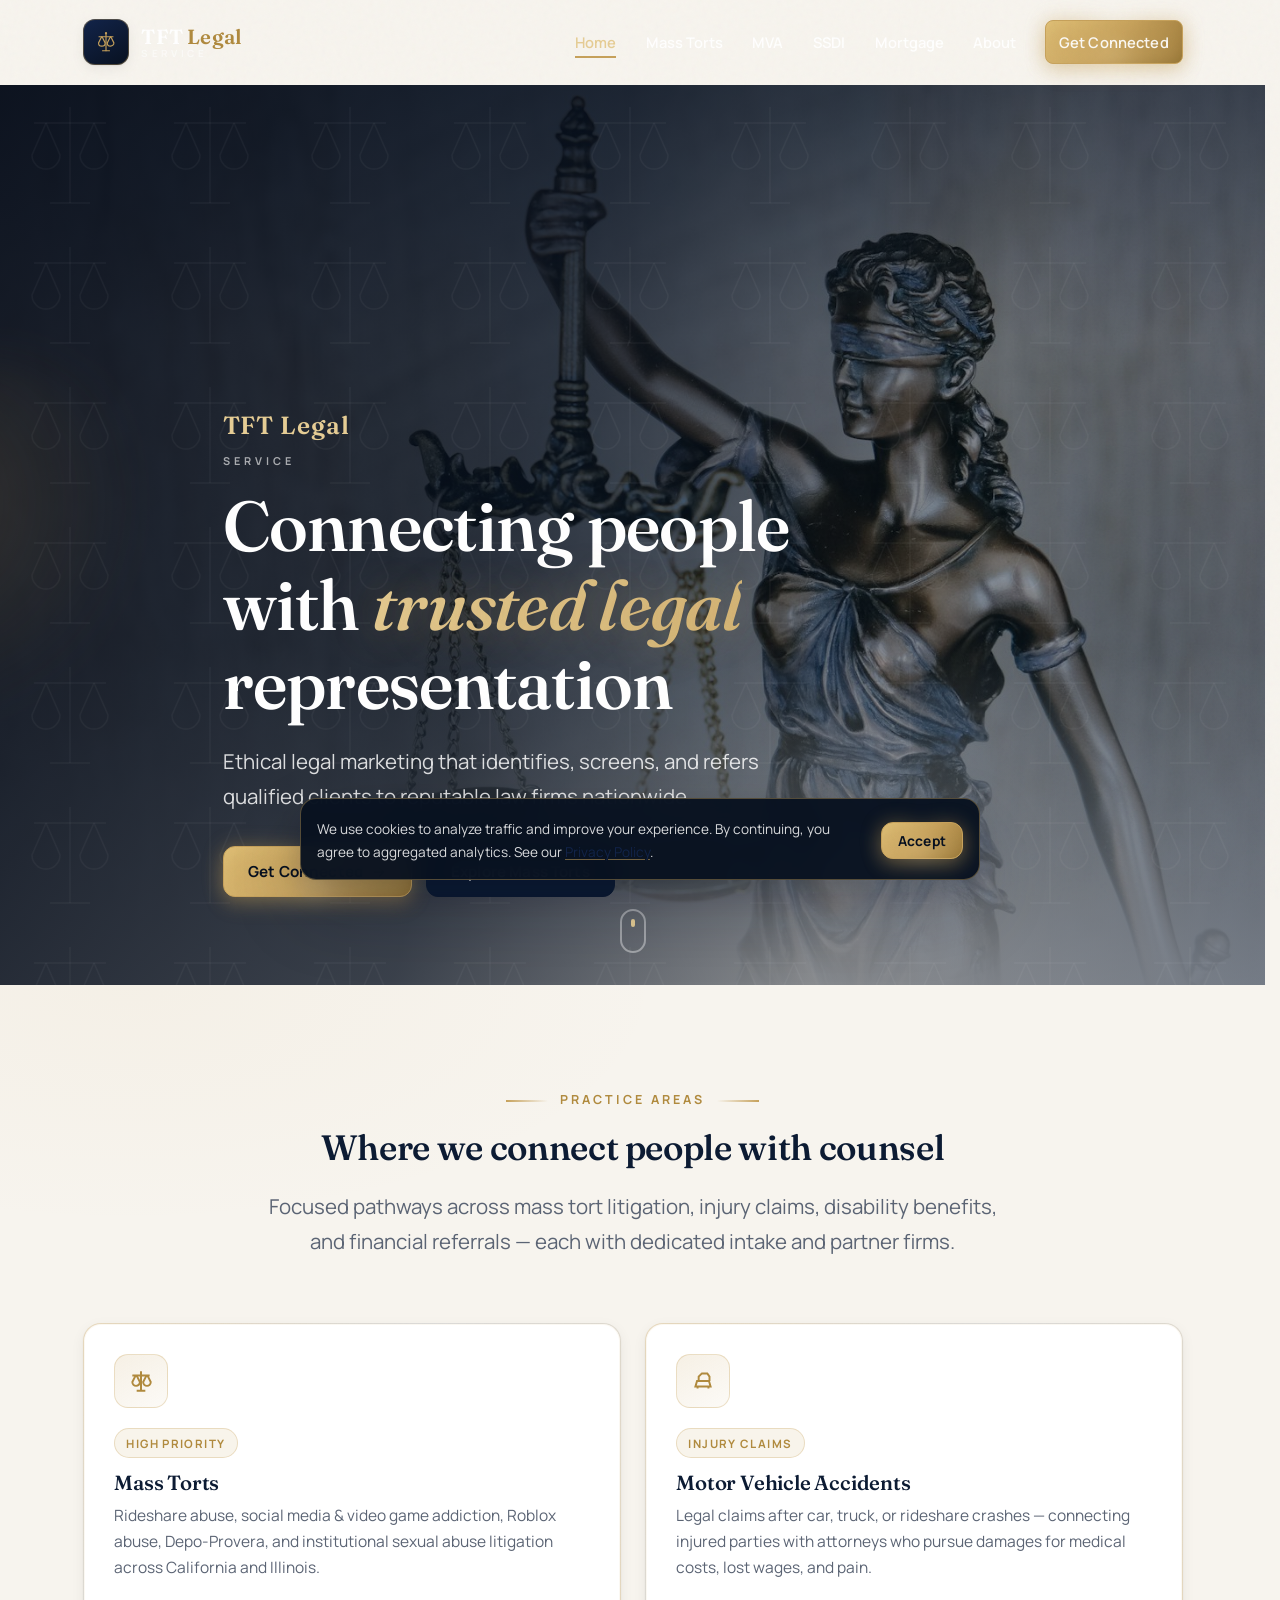
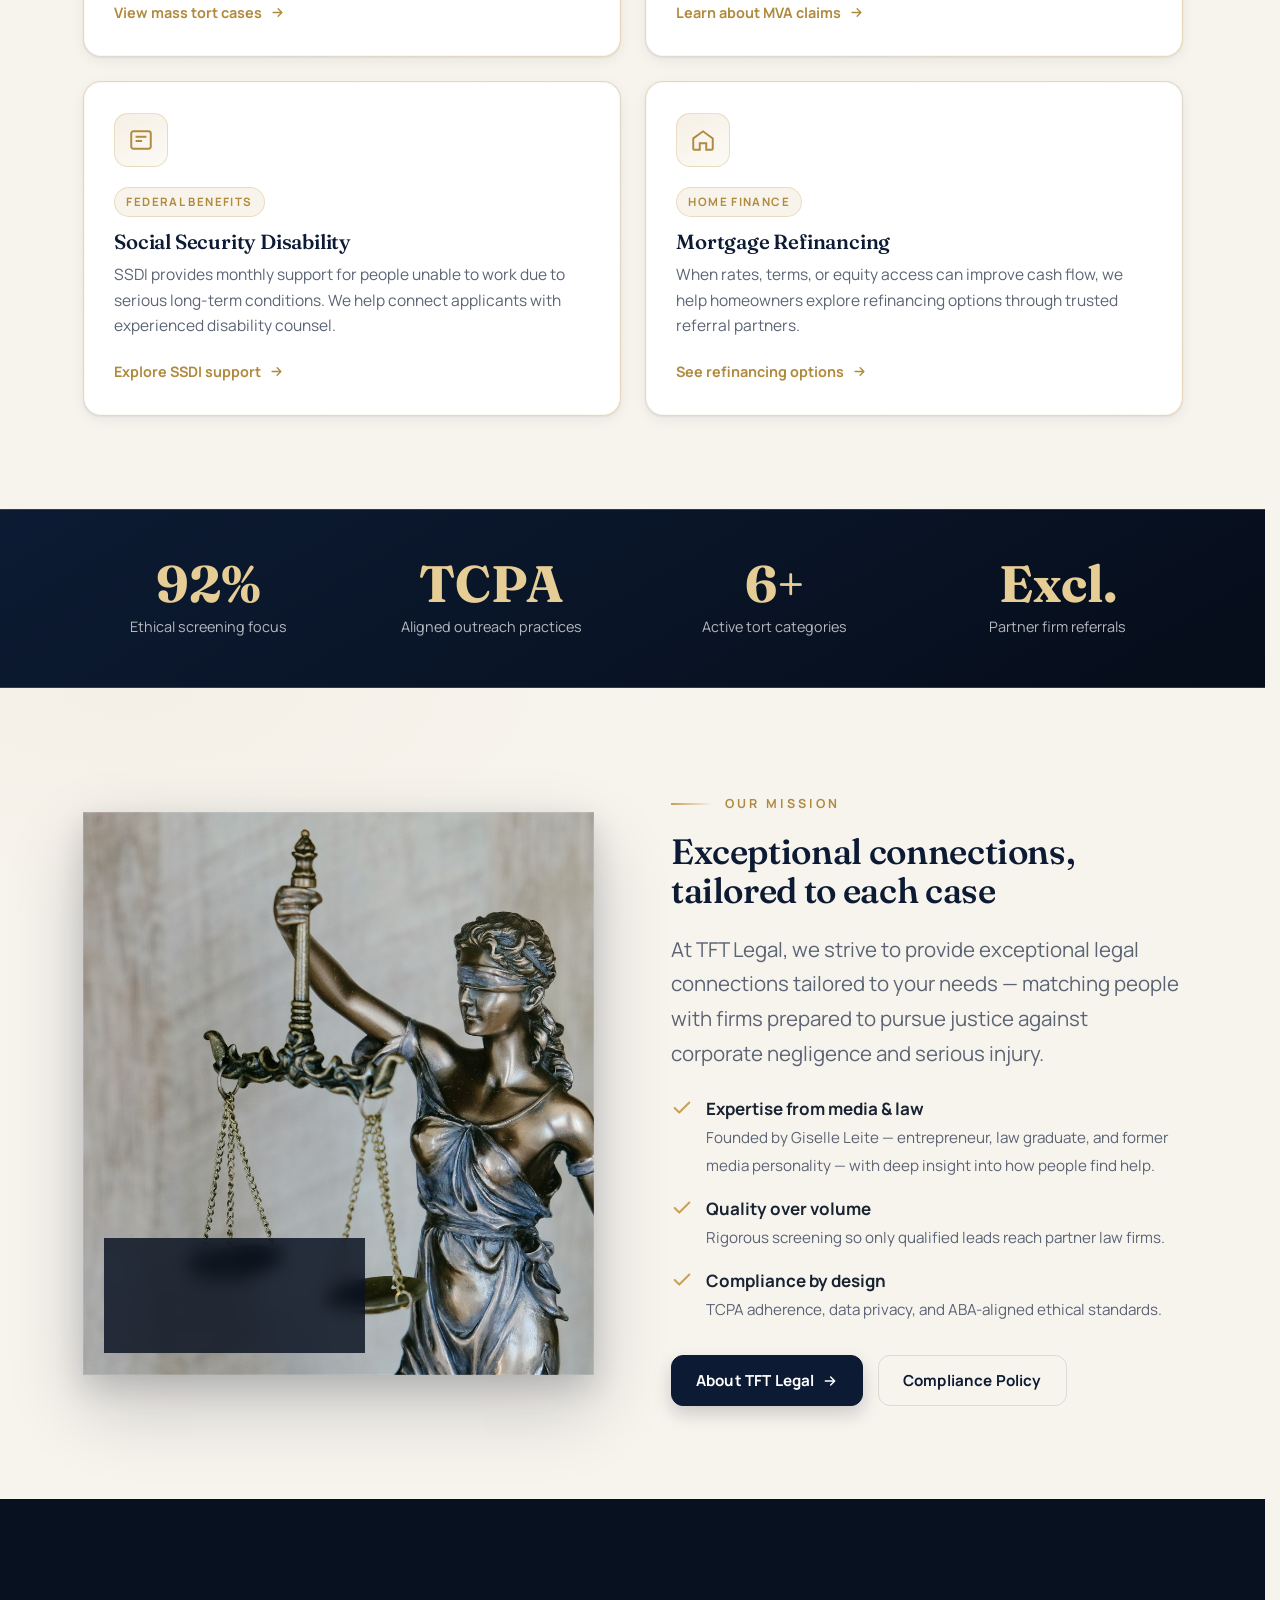
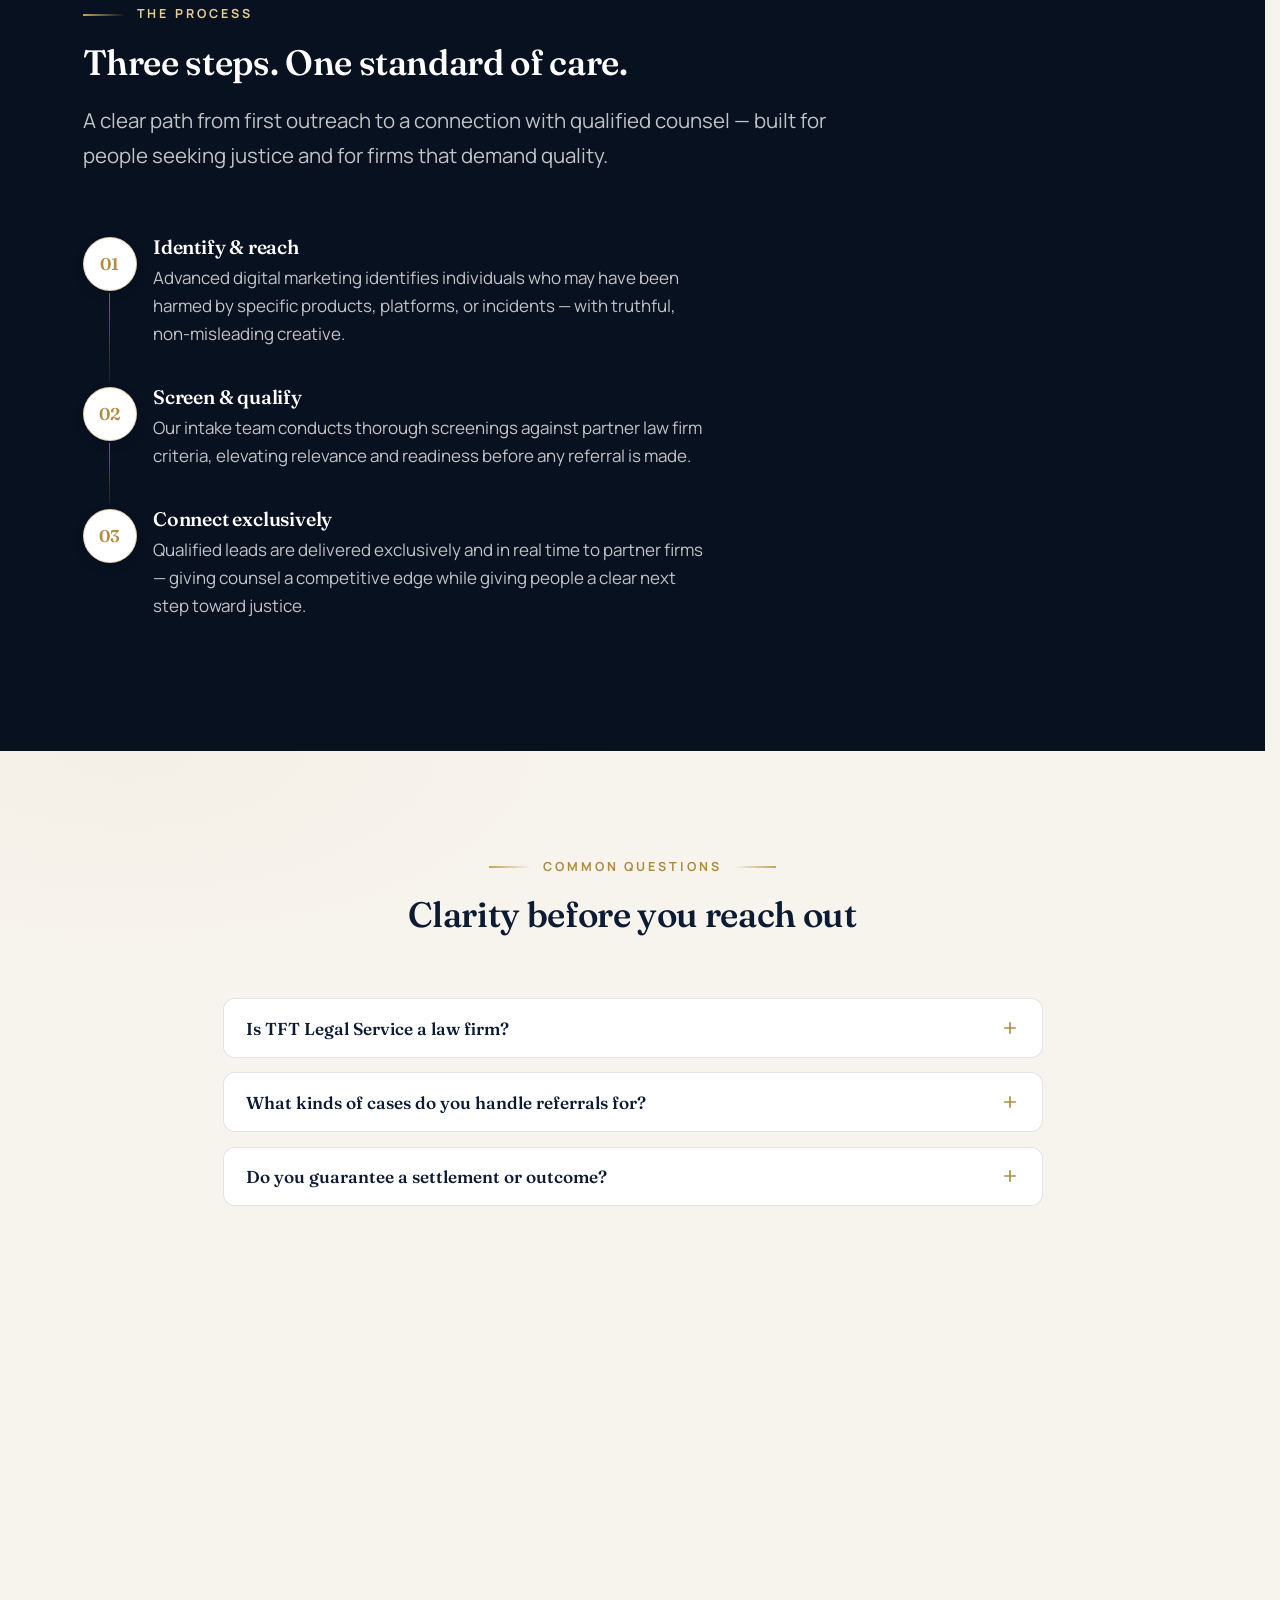
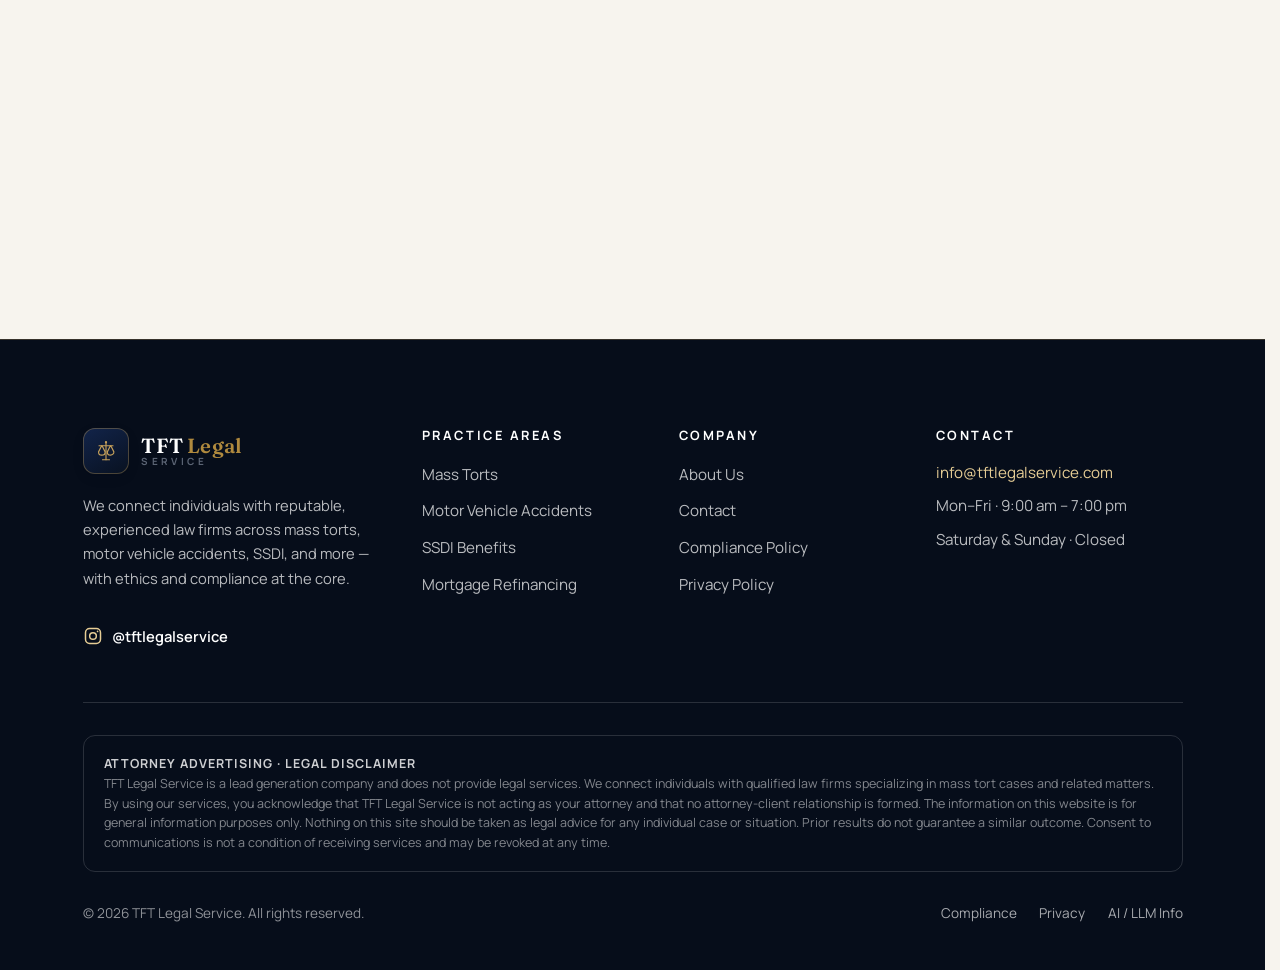
<file: index.html>
<!DOCTYPE html>
<html lang="en-US">
<head>
  <meta charset="utf-8">
  <meta name="viewport" content="width=device-width, initial-scale=1, viewport-fit=cover">
  <title>TFT Legal Service | Mass Tort Lead Generation & Legal Marketing</title>
  <meta name="description" content="TFT Legal Service connects individuals with qualified law firms for mass torts, motor vehicle accidents, SSDI, and more. Ethical, TCPA-compliant legal marketing founded by Giselle Leite.">
  <meta name="keywords" content="TFT Legal Service, mass tort lead generation, legal marketing, motor vehicle accident lawyer referral, SSDI help, rideshare abuse lawsuit, Depo-Provera lawsuit, TCPA compliant leads, Giselle Leite">
  <meta name="author" content="TFT Legal Service">
  <meta name="publisher" content="TFT Legal Service">
  <meta name="robots" content="index, follow, max-image-preview:large, max-snippet:-1, max-video-preview:-1">
  <meta name="googlebot" content="index, follow, max-image-preview:large, max-snippet:-1, max-video-preview:-1">
  <meta name="bingbot" content="index, follow">
  <meta name="language" content="English">
  <meta name="geo.region" content="US">
  <meta name="rating" content="general">
  <meta name="referrer" content="strict-origin-when-cross-origin">
  <meta name="theme-color" content="#0c1b33">
  <meta name="color-scheme" content="light">
  <meta name="format-detection" content="telephone=yes">
  <link rel="canonical" href="https://www.tftlegalservice.com/">
  <link rel="alternate" hreflang="en-us" href="https://www.tftlegalservice.com/">
  <link rel="alternate" hreflang="x-default" href="https://www.tftlegalservice.com/">
  <link rel="author" href="humans.txt">
  <link rel="manifest" href="site.webmanifest">
  <link rel="icon" href="assets/img/favicon.svg" type="image/svg+xml">
  <link rel="apple-touch-icon" href="assets/img/apple-touch-icon.png">
  <link rel="sitemap" type="application/xml" title="Sitemap" href="sitemap.xml">

  <!-- Open Graph -->
  <meta property="og:type" content="website">
  <meta property="og:site_name" content="TFT Legal Service">
  <meta property="og:locale" content="en_US">
  <meta property="og:title" content="TFT Legal Service | Mass Tort Lead Generation & Legal Marketing">
  <meta property="og:description" content="TFT Legal Service connects individuals with qualified law firms for mass torts, motor vehicle accidents, SSDI, and more. Ethical, TCPA-compliant legal marketing founded by Giselle Leite.">
  <meta property="og:url" content="https://www.tftlegalservice.com/">
  <meta property="og:image" content="https://www.tftlegalservice.com/assets/img/og-share.jpg">
  <meta property="og:image:width" content="1200">
  <meta property="og:image:height" content="630">
  <meta property="og:image:alt" content="TFT Legal Service — Connecting people with trusted legal representation">

  <!-- Twitter / X -->
  <meta name="twitter:card" content="summary_large_image">
  <meta name="twitter:title" content="TFT Legal Service | Mass Tort Lead Generation & Legal Marketing">
  <meta name="twitter:description" content="TFT Legal Service connects individuals with qualified law firms for mass torts, motor vehicle accidents, SSDI, and more. Ethical, TCPA-compliant legal marketing founded by Giselle Leite.">
  <meta name="twitter:image" content="https://www.tftlegalservice.com/assets/img/og-share.jpg">
  <meta name="twitter:image:alt" content="TFT Legal Service">

  <!-- AI / discovery hints -->
  <link rel="describedby" href="llms.txt" type="text/plain" title="LLM / AI site summary">
  <meta name="ai-content-declaration" content="human-authored company website content">

  <link rel="preconnect" href="https://fonts.googleapis.com">
  <link rel="preconnect" href="https://fonts.gstatic.com" crossorigin>
  <link href="https://fonts.googleapis.com/css2?family=Fraunces:opsz,wght@9..144,500;9..144,600;9..144,700&family=Manrope:wght@400;500;600;700;800&display=swap" rel="stylesheet">
  <link rel="stylesheet" href="assets/css/styles.css">

<script type="application/ld+json">
{
  "@context": "https://schema.org",
  "@type": ["Organization", "ProfessionalService"],
  "@id": "https://www.tftlegalservice.com/#organization",
  "name": "TFT Legal Service",
  "alternateName": ["TFT Legal", "TFT Legal Services"],
  "url": "https://www.tftlegalservice.com/",
  "logo": {
    "@type": "ImageObject",
    "url": "https://www.tftlegalservice.com/assets/img/icon-512.png",
    "width": 512,
    "height": 512
  },
  "image": "https://www.tftlegalservice.com/assets/img/og-share.jpg",
  "description": "TFT Legal Service is a lead generation and legal marketing company that connects individuals with qualified law firms specializing in mass torts, motor vehicle accidents, SSDI, and related practice areas.",
  "email": "info@tftlegalservice.com",
  "sameAs": [
    "https://www.instagram.com/tftlegalservice"
  ],
  "foundingDate": "2024",
  "founder": {
    "@type": "Person",
    "name": "Giselle Leite",
    "jobTitle": "Founder",
    "description": "Brazilian-American entrepreneur and law graduate who founded TFT Legal Service to connect people with accessible, reputable legal representation."
  },
  "employee": [
    {
      "@type": "Person",
      "name": "Giselle Leite",
      "jobTitle": "Founder"
    },
    {
      "@type": "Person",
      "name": "Dr. Gabriel Saboia",
      "jobTitle": "Legal Marketing Partner"
    }
  ],
  "areaServed": {
    "@type": "Country",
    "name": "United States"
  },
  "knowsAbout": [
    "Mass Tort Lead Generation",
    "Motor Vehicle Accident Referrals",
    "Social Security Disability Insurance",
    "Legal Marketing Compliance",
    "TCPA Compliance"
  ],
  "slogan": "Connecting people with trusted legal representation",
  "contactPoint": {
    "@type": "ContactPoint",
    "contactType": "customer service",
    "email": "info@tftlegalservice.com",
    "availableLanguage": ["English", "Portuguese"],
    "hoursAvailable": {
      "@type": "OpeningHoursSpecification",
      "dayOfWeek": ["Monday", "Tuesday", "Wednesday", "Thursday", "Friday"],
      "opens": "09:00",
      "closes": "19:00"
    }
  },
  "disclaimer": "TFT Legal Service is a lead generation company and does not provide legal services. No attorney-client relationship is formed through use of this website."
}
</script>
<script type="application/ld+json">
{
  "@context": "https://schema.org",
  "@type": "WebSite",
  "@id": "https://www.tftlegalservice.com/#website",
  "url": "https://www.tftlegalservice.com/",
  "name": "TFT Legal Service",
  "description": "Official website of TFT Legal Service — connecting individuals with qualified law firms for mass torts, MVA, SSDI, and more.",
  "publisher": { "@id": "https://www.tftlegalservice.com/#organization" },
  "inLanguage": "en-US",
  "potentialAction": {
    "@type": "SearchAction",
    "target": "https://www.tftlegalservice.com/contact.html?q={search_term_string}",
    "query-input": "required name=search_term_string"
  }
}
</script>
<script type="application/ld+json">
{
  "@context": "https://schema.org",
  "@type": "FAQPage",
  "mainEntity": [
    {
      "@type": "Question",
      "name": "Is TFT Legal Service a law firm?",
      "acceptedAnswer": {
        "@type": "Answer",
        "text": "No. TFT Legal Service is a lead generation and legal marketing company. We connect individuals with qualified partner law firms. We do not provide legal advice and no attorney-client relationship is formed through our website."
      }
    },
    {
      "@type": "Question",
      "name": "What practice areas does TFT Legal Service cover?",
      "acceptedAnswer": {
        "@type": "Answer",
        "text": "We connect people with counsel for mass tort litigation (including rideshare abuse, social media and video game addiction, Roblox abuse, Depo-Provera, and institutional sexual abuse cases), motor vehicle accidents (MVA), Social Security Disability Insurance (SSDI), and mortgage refinancing referrals."
      }
    },
    {
      "@type": "Question",
      "name": "How does the referral process work?",
      "acceptedAnswer": {
        "@type": "Answer",
        "text": "We use targeted digital marketing and a comprehensive intake process to identify and screen potential clients, then refer qualified leads exclusively to partner law firms in real time — in compliance with TCPA and ethical advertising standards."
      }
    },
    {
      "@type": "Question",
      "name": "How can I contact TFT Legal Service?",
      "acceptedAnswer": {
        "@type": "Answer",
        "text": "Email info@tftlegalservice.com or use the contact form on tftlegalservice.com. Hours are Monday through Friday, 9:00 am to 7:00 pm."
      }
    }
  ]
}
</script>
</head>
<body>
  <div class="scroll-progress" aria-hidden="true"></div>
<a class="skip-link" href="#main">Skip to main content</a>
  <header class="site-header" role="banner">
    <div class="container header-inner">
      <a class="brand" href="index.html" aria-label="TFT Legal Service — Home">
        <span class="brand-mark"><svg viewBox="0 0 64 64" aria-hidden="true" focusable="false">
  <g fill="none" stroke="#C6A15B" stroke-width="2.6" stroke-linecap="round" stroke-linejoin="round">
    <path d="M32 12v40"/><path d="M24 52h16"/><path d="M16 20h32"/>
    <path d="M22 20l-7 14a7.5 7.5 0 0 0 15 0l-7-14"/>
    <path d="M42 20l-7 14a7.5 7.5 0 0 0 15 0l-7-14"/>
  </g>
  <circle cx="32" cy="12" r="2.6" fill="#C6A15B"/>
</svg></span>
        <span class="brand-text">
          <span class="brand-name">TFT <em>Legal</em></span>
          <span class="brand-sub">Service</span>
        </span>
      </a>
      <button class="nav-toggle" type="button" aria-expanded="false" aria-controls="primary-nav" aria-label="Open menu">
        <span></span>
      </button>
      <nav class="main-nav" id="primary-nav" aria-label="Primary">
      <a href="index.html" aria-current="page">Home</a>
      <a href="torts.html">Mass Torts</a>
      <a href="mva.html">MVA</a>
      <a href="ssdi.html">SSDI</a>
      <a href="mortgage.html">Mortgage</a>
      <a href="about.html">About</a>
        <a class="btn btn--gold btn--sm nav-cta" href="contact.html">Get Connected</a>
      </nav>
    </div>
  </header>

  <main id="main">
    <section class="hero" aria-label="Hero">
      <div class="hero-media" aria-hidden="true">
        <img src="assets/img/hero-scales.jpg" width="1600" height="1067" alt="" decoding="async" fetchpriority="high">
      </div>
      <div class="hero-orb" aria-hidden="true"></div>
      <div class="container">
        <p class="hero-brand-lockup">TFT Legal<span>Service</span></p>
        <h1 class="display-xl">Connecting people with <span class="accent">trusted legal</span> representation</h1>
        <p class="lede">Ethical legal marketing that identifies, screens, and refers qualified clients to reputable law firms nationwide.</p>
        <div class="hero-actions">
          <a class="btn btn--gold" href="contact.html">Get Connected <svg viewBox="0 0 24 24" fill="none" stroke="currentColor" stroke-width="2.2" stroke-linecap="round" stroke-linejoin="round" aria-hidden="true"><path d="M5 12h14M13 6l6 6-6 6"/></svg></a>
          <a class="btn btn--ghost-light" href="torts.html">Explore Mass Torts</a>
        </div>
      </div>
      <div class="scroll-hint" aria-hidden="true"></div>
    </section>

    <section class="section" id="practice-areas">
      <div class="container">
        <div class="section-head section-head--center reveal">
          <p class="eyebrow eyebrow--center">Practice Areas</p>
          <h2 class="display-md">Where we connect people with counsel</h2>
          <p class="lede">Focused pathways across mass tort litigation, injury claims, disability benefits, and financial referrals — each with dedicated intake and partner firms.</p>
        </div>
        <div class="grid grid--2" data-stagger>
          <article class="card reveal" style="--i: 1">
            <div class="card-icon"><svg viewBox="0 0 24 24" fill="none" stroke="currentColor" stroke-width="1.8"><path d="M12 3v18M8 21h8M4 7h16"/><path d="m7 7-3 6a3.5 3.5 0 1 0 7 0L8 7"/><path d="m17 7-3 6a3.5 3.5 0 1 0 7 0l-3-6"/></svg></div>
            <span class="tag">High Priority</span>
            <h3>Mass Torts</h3>
            <p>Rideshare abuse, social media &amp; video game addiction, Roblox abuse, Depo-Provera, and institutional sexual abuse litigation across California and Illinois.</p>
            <a class="card-link" href="torts.html">View mass tort cases <svg viewBox="0 0 24 24" fill="none" stroke="currentColor" stroke-width="2.2" stroke-linecap="round" stroke-linejoin="round" aria-hidden="true"><path d="M5 12h14M13 6l6 6-6 6"/></svg></a>
          </article>
          <article class="card reveal" style="--i: 2">
            <div class="card-icon"><svg viewBox="0 0 24 24" fill="none" stroke="currentColor" stroke-width="1.8"><path d="M5 17h14l-1.5-5H6.5L5 17Z"/><path d="M7 17v2M17 17v2M8 12V8l3-3h5l2 3v4"/></svg></div>
            <span class="tag">Injury Claims</span>
            <h3>Motor Vehicle Accidents</h3>
            <p>Legal claims after car, truck, or rideshare crashes — connecting injured parties with attorneys who pursue damages for medical costs, lost wages, and pain.</p>
            <a class="card-link" href="mva.html">Learn about MVA claims <svg viewBox="0 0 24 24" fill="none" stroke="currentColor" stroke-width="2.2" stroke-linecap="round" stroke-linejoin="round" aria-hidden="true"><path d="M5 12h14M13 6l6 6-6 6"/></svg></a>
          </article>
          <article class="card reveal" style="--i: 3">
            <div class="card-icon"><svg viewBox="0 0 24 24" fill="none" stroke="currentColor" stroke-width="1.8"><rect x="3" y="4" width="18" height="16" rx="2"/><path d="M7 9h10M7 13h6"/></svg></div>
            <span class="tag">Federal Benefits</span>
            <h3>Social Security Disability</h3>
            <p>SSDI provides monthly support for people unable to work due to serious long-term conditions. We help connect applicants with experienced disability counsel.</p>
            <a class="card-link" href="ssdi.html">Explore SSDI support <svg viewBox="0 0 24 24" fill="none" stroke="currentColor" stroke-width="2.2" stroke-linecap="round" stroke-linejoin="round" aria-hidden="true"><path d="M5 12h14M13 6l6 6-6 6"/></svg></a>
          </article>
          <article class="card reveal" style="--i: 4">
            <div class="card-icon"><svg viewBox="0 0 24 24" fill="none" stroke="currentColor" stroke-width="1.8"><path d="M3 10.5 12 4l9 6.5V20a1 1 0 0 1-1 1h-5v-6H9v6H4a1 1 0 0 1-1-1v-9.5Z"/></svg></div>
            <span class="tag">Home Finance</span>
            <h3>Mortgage Refinancing</h3>
            <p>When rates, terms, or equity access can improve cash flow, we help homeowners explore refinancing options through trusted referral partners.</p>
            <a class="card-link" href="mortgage.html">See refinancing options <svg viewBox="0 0 24 24" fill="none" stroke="currentColor" stroke-width="2.2" stroke-linecap="round" stroke-linejoin="round" aria-hidden="true"><path d="M5 12h14M13 6l6 6-6 6"/></svg></a>
          </article>
        </div>
      </div>
    </section>

    <section class="section section--tight stats-band">
      <div class="container">
        <div class="stats-grid" data-stagger>
          <div class="stat reveal"><strong data-count="100" data-suffix="%">0%</strong><span>Ethical screening focus</span></div>
          <div class="stat reveal"><strong>TCPA</strong><span>Aligned outreach practices</span></div>
          <div class="stat reveal"><strong data-count="7" data-suffix="+">0+</strong><span>Active tort categories</span></div>
          <div class="stat reveal"><strong>Excl.</strong><span>Partner firm referrals</span></div>
        </div>
      </div>
    </section>

    <section class="section">
      <div class="container split">
        <div class="media-frame reveal">
          <img src="assets/img/hero-scales.jpg" width="1600" height="1067" alt="Scales of justice representing ethical legal marketing and client advocacy" loading="lazy" decoding="async">
          <div class="media-badge"><strong>Ethics first</strong> Transparent advertising. Informed consent. No guaranteed outcomes.</div>
        </div>
        <div class="reveal">
          <p class="eyebrow">Our Mission</p>
          <h2 class="display-md">Exceptional connections, tailored to each case</h2>
          <p class="lede" style="margin-bottom:1.5rem">At TFT Legal, we strive to provide exceptional legal connections tailored to your needs — matching people with firms prepared to pursue justice against corporate negligence and serious injury.</p>
          <ul class="check-list">
            <li><svg viewBox="0 0 24 24" fill="none" stroke="currentColor" stroke-width="2.2" stroke-linecap="round" stroke-linejoin="round" aria-hidden="true"><path d="M20 6 9 17l-5-5"/></svg><div><strong>Expertise from media &amp; law</strong><span>Founded by Giselle Leite — entrepreneur, law graduate, and former media personality — with deep insight into how people find help.</span></div></li>
            <li><svg viewBox="0 0 24 24" fill="none" stroke="currentColor" stroke-width="2.2" stroke-linecap="round" stroke-linejoin="round" aria-hidden="true"><path d="M20 6 9 17l-5-5"/></svg><div><strong>Quality over volume</strong><span>Rigorous screening so only qualified leads reach partner law firms.</span></div></li>
            <li><svg viewBox="0 0 24 24" fill="none" stroke="currentColor" stroke-width="2.2" stroke-linecap="round" stroke-linejoin="round" aria-hidden="true"><path d="M20 6 9 17l-5-5"/></svg><div><strong>Compliance by design</strong><span>TCPA adherence, data privacy, and ABA-aligned ethical standards.</span></div></li>
          </ul>
          <div style="margin-top:2rem;display:flex;flex-wrap:wrap;gap:0.9rem">
            <a class="btn btn--navy" href="about.html">About TFT Legal <svg viewBox="0 0 24 24" fill="none" stroke="currentColor" stroke-width="2.2" stroke-linecap="round" stroke-linejoin="round" aria-hidden="true"><path d="M5 12h14M13 6l6 6-6 6"/></svg></a>
            <a class="btn btn--ghost" href="compliance.html">Compliance Policy</a>
          </div>
        </div>
      </div>
    </section>

    <section class="section section--dark">
      <div class="container">
        <div class="section-head reveal">
          <p class="eyebrow" style="color:var(--gold-light)">The Process</p>
          <h2 class="display-md">Three steps. One standard of care.</h2>
          <p class="lede">A clear path from first outreach to a connection with qualified counsel — built for people seeking justice and for firms that demand quality.</p>
        </div>
        <ol class="timeline" data-stagger>
          <li class="reveal" data-state="active">
            <h3>Identify &amp; reach</h3>
            <p>Advanced digital marketing identifies individuals who may have been harmed by specific products, platforms, or incidents — with truthful, non-misleading creative.</p>
          </li>
          <li class="reveal" data-state="pending">
            <h3>Screen &amp; qualify</h3>
            <p>Our intake team conducts thorough screenings against partner law firm criteria, elevating relevance and readiness before any referral is made.</p>
          </li>
          <li class="reveal" data-state="pending">
            <h3>Connect exclusively</h3>
            <p>Qualified leads are delivered exclusively and in real time to partner firms — giving counsel a competitive edge while giving people a clear next step toward justice.</p>
          </li>
        </ol>
      </div>
    </section>

    <section class="section">
      <div class="container">
        <div class="section-head section-head--center reveal">
          <p class="eyebrow eyebrow--center">Common Questions</p>
          <h2 class="display-md">Clarity before you reach out</h2>
        </div>
        <div class="faq" style="max-width:820px;margin-inline:auto" data-stagger>
          <div class="faq-item reveal">
            <button class="faq-q" type="button" aria-expanded="false">Is TFT Legal Service a law firm? <svg viewBox="0 0 24 24" fill="none" stroke="currentColor" stroke-width="2.2" stroke-linecap="round" aria-hidden="true"><path d="M12 5v14M5 12h14"/></svg></button>
            <div class="faq-a"><div class="faq-a-inner">No. We are a lead generation and legal marketing company. We connect you with qualified partner law firms. We do not give legal advice, and contacting us does not create an attorney-client relationship.</div></div>
          </div>
          <div class="faq-item reveal">
            <button class="faq-q" type="button" aria-expanded="false">What kinds of cases do you handle referrals for? <svg viewBox="0 0 24 24" fill="none" stroke="currentColor" stroke-width="2.2" stroke-linecap="round" aria-hidden="true"><path d="M12 5v14M5 12h14"/></svg></button>
            <div class="faq-a"><div class="faq-a-inner">Mass torts (rideshare abuse, social media and video game addiction, Roblox abuse, Depo-Provera, institutional sexual abuse), motor vehicle accidents, SSDI claims, and mortgage refinancing referrals.</div></div>
          </div>
          <div class="faq-item reveal">
            <button class="faq-q" type="button" aria-expanded="false">Do you guarantee a settlement or outcome? <svg viewBox="0 0 24 24" fill="none" stroke="currentColor" stroke-width="2.2" stroke-linecap="round" aria-hidden="true"><path d="M12 5v14M5 12h14"/></svg></button>
            <div class="faq-a"><div class="faq-a-inner">Never. We do not guarantee legal outcomes or financial compensation. Prior results of any firm do not guarantee a similar outcome in your matter.</div></div>
          </div>
          <div class="faq-item reveal">
            <button class="faq-q" type="button" aria-expanded="false">How do I get started? <svg viewBox="0 0 24 24" fill="none" stroke="currentColor" stroke-width="2.2" stroke-linecap="round" aria-hidden="true"><path d="M12 5v14M5 12h14"/></svg></button>
            <div class="faq-a"><div class="faq-a-inner">Email <a href="mailto:info@tftlegalservice.com">info@tftlegalservice.com</a> or use our <a href="contact.html">contact form</a>. Our team is available Monday–Friday, 9:00 am – 7:00 pm.</div></div>
          </div>
        </div>
      </div>
    </section>

    <section class="section section--tight">
      <div class="container">
        <div class="cta-band reveal">
          <p class="eyebrow" style="color:var(--gold-light);justify-content:center">Ready when you are</p>
          <h2 class="display-md">Take the first step toward the right counsel</h2>
          <p>Whether you need help after an injury, a mass tort inquiry, or an SSDI question — tell us your situation and we will help connect you with a qualified firm.</p>
          <div class="hero-actions">
            <a class="btn btn--gold" href="contact.html">Contact TFT Legal <svg viewBox="0 0 24 24" fill="none" stroke="currentColor" stroke-width="2.2" stroke-linecap="round" stroke-linejoin="round" aria-hidden="true"><path d="M5 12h14M13 6l6 6-6 6"/></svg></a>
            <a class="btn btn--ghost-light" href="mailto:info@tftlegalservice.com">Email info@tftlegalservice.com</a>
          </div>
        </div>
      </div>
    </section>
  </main>
  <footer class="site-footer" role="contentinfo">
    <div class="container">
      <div class="footer-grid">
        <div class="footer-brand">
          <a class="brand" href="index.html" aria-label="TFT Legal Service">
            <span class="brand-mark"><svg viewBox="0 0 64 64" aria-hidden="true" focusable="false">
  <g fill="none" stroke="#C6A15B" stroke-width="2.6" stroke-linecap="round" stroke-linejoin="round">
    <path d="M32 12v40"/><path d="M24 52h16"/><path d="M16 20h32"/>
    <path d="M22 20l-7 14a7.5 7.5 0 0 0 15 0l-7-14"/>
    <path d="M42 20l-7 14a7.5 7.5 0 0 0 15 0l-7-14"/>
  </g>
  <circle cx="32" cy="12" r="2.6" fill="#C6A15B"/>
</svg></span>
            <span class="brand-text">
              <span class="brand-name" style="color:#fff">TFT <em>Legal</em></span>
              <span class="brand-sub">Service</span>
            </span>
          </a>
          <p style="margin-top:1.2rem">We connect individuals with reputable, experienced law firms across mass torts, motor vehicle accidents, SSDI, and more — with ethics and compliance at the core.</p>
          <a class="social-link" href="https://www.instagram.com/tftlegalservice" target="_blank" rel="noopener noreferrer me" aria-label="TFT Legal Service on Instagram">
            <svg viewBox="0 0 24 24" fill="none" stroke="currentColor" stroke-width="1.8" aria-hidden="true"><rect x="3" y="3" width="18" height="18" rx="5"/><circle cx="12" cy="12" r="4"/><circle cx="17.5" cy="6.5" r="1" fill="currentColor" stroke="none"/></svg>
            @tftlegalservice
          </a>
        </div>
        <div>
          <h4>Practice Areas</h4>
          <ul class="footer-links">
            <li><a href="torts.html">Mass Torts</a></li>
            <li><a href="mva.html">Motor Vehicle Accidents</a></li>
            <li><a href="ssdi.html">SSDI Benefits</a></li>
            <li><a href="mortgage.html">Mortgage Refinancing</a></li>
          </ul>
        </div>
        <div>
          <h4>Company</h4>
          <ul class="footer-links">
            <li><a href="about.html">About Us</a></li>
            <li><a href="contact.html">Contact</a></li>
            <li><a href="compliance.html">Compliance Policy</a></li>
            <li><a href="privacy.html">Privacy Policy</a></li>
          </ul>
        </div>
        <div>
          <h4>Contact</h4>
          <div class="footer-contact">
            <div><a href="mailto:info@tftlegalservice.com">info@tftlegalservice.com</a></div>
            <div>Mon–Fri · 9:00 am – 7:00 pm</div>
            <div>Saturday &amp; Sunday · Closed</div>
          </div>
        </div>
      </div>
      <div class="footer-legal">
        <div class="disclaimer">
          <strong>ATTORNEY ADVERTISING · LEGAL DISCLAIMER</strong><br>
          TFT Legal Service is a lead generation company and does not provide legal services. We connect individuals with qualified law firms specializing in mass tort cases and related matters. By using our services, you acknowledge that TFT Legal Service is not acting as your attorney and that no attorney-client relationship is formed. The information on this website is for general information purposes only. Nothing on this site should be taken as legal advice for any individual case or situation. Prior results do not guarantee a similar outcome. Consent to communications is not a condition of receiving services and may be revoked at any time.
        </div>
        <div class="footer-bottom">
          <p>© <span data-year>2026</span> TFT Legal Service. All rights reserved.</p>
          <nav aria-label="Legal">
            <a href="compliance.html">Compliance</a>
            <a href="privacy.html">Privacy</a>
            <a href="llms.txt">AI / LLM Info</a>
          </nav>
        </div>
      </div>
    </div>
  </footer>

  <div class="cookie-banner" role="dialog" aria-label="Cookie notice" aria-live="polite">
    <p>We use cookies to analyze traffic and improve your experience. By continuing, you agree to aggregated analytics. See our <a href="privacy.html">Privacy Policy</a>.</p>
    <button class="btn btn--gold btn--sm" type="button" data-cookie-accept>Accept</button>
  </div>
  <script src="assets/js/main.js" defer></script>
</body>
</html>
</file>
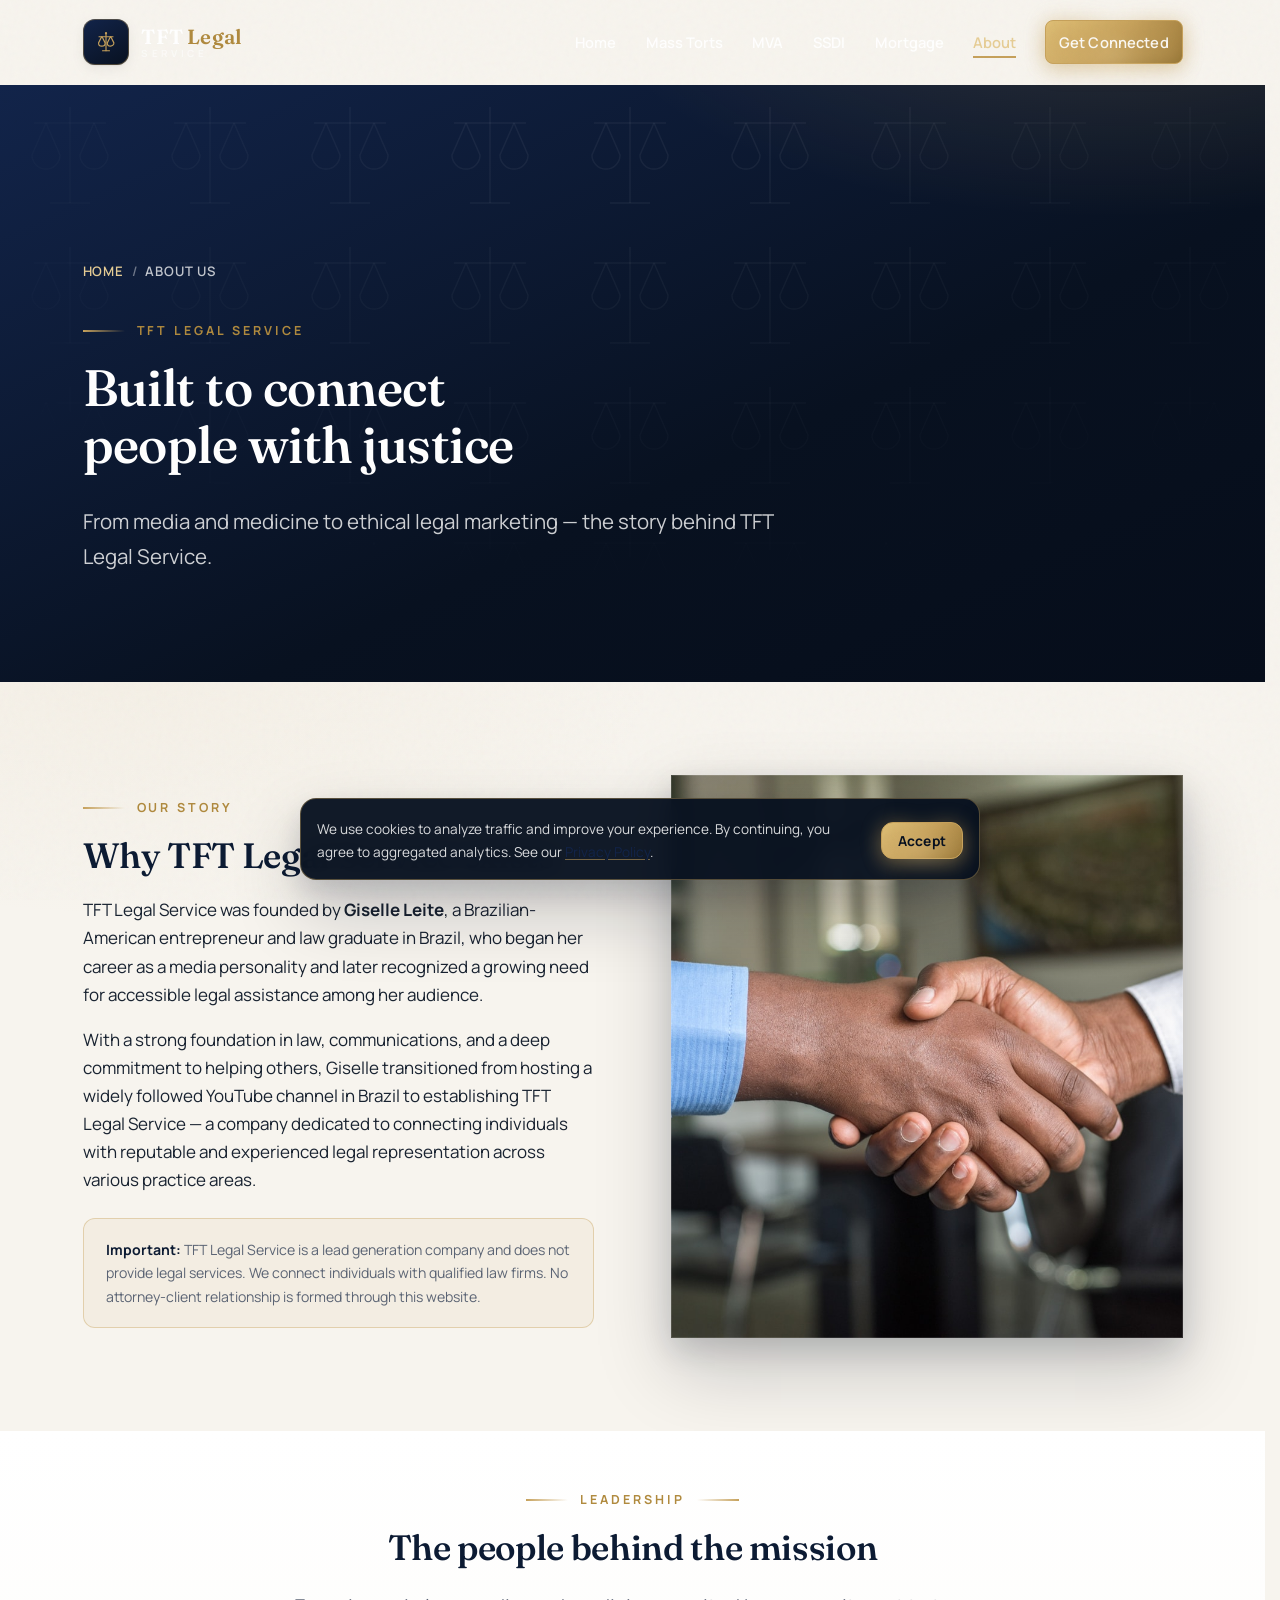
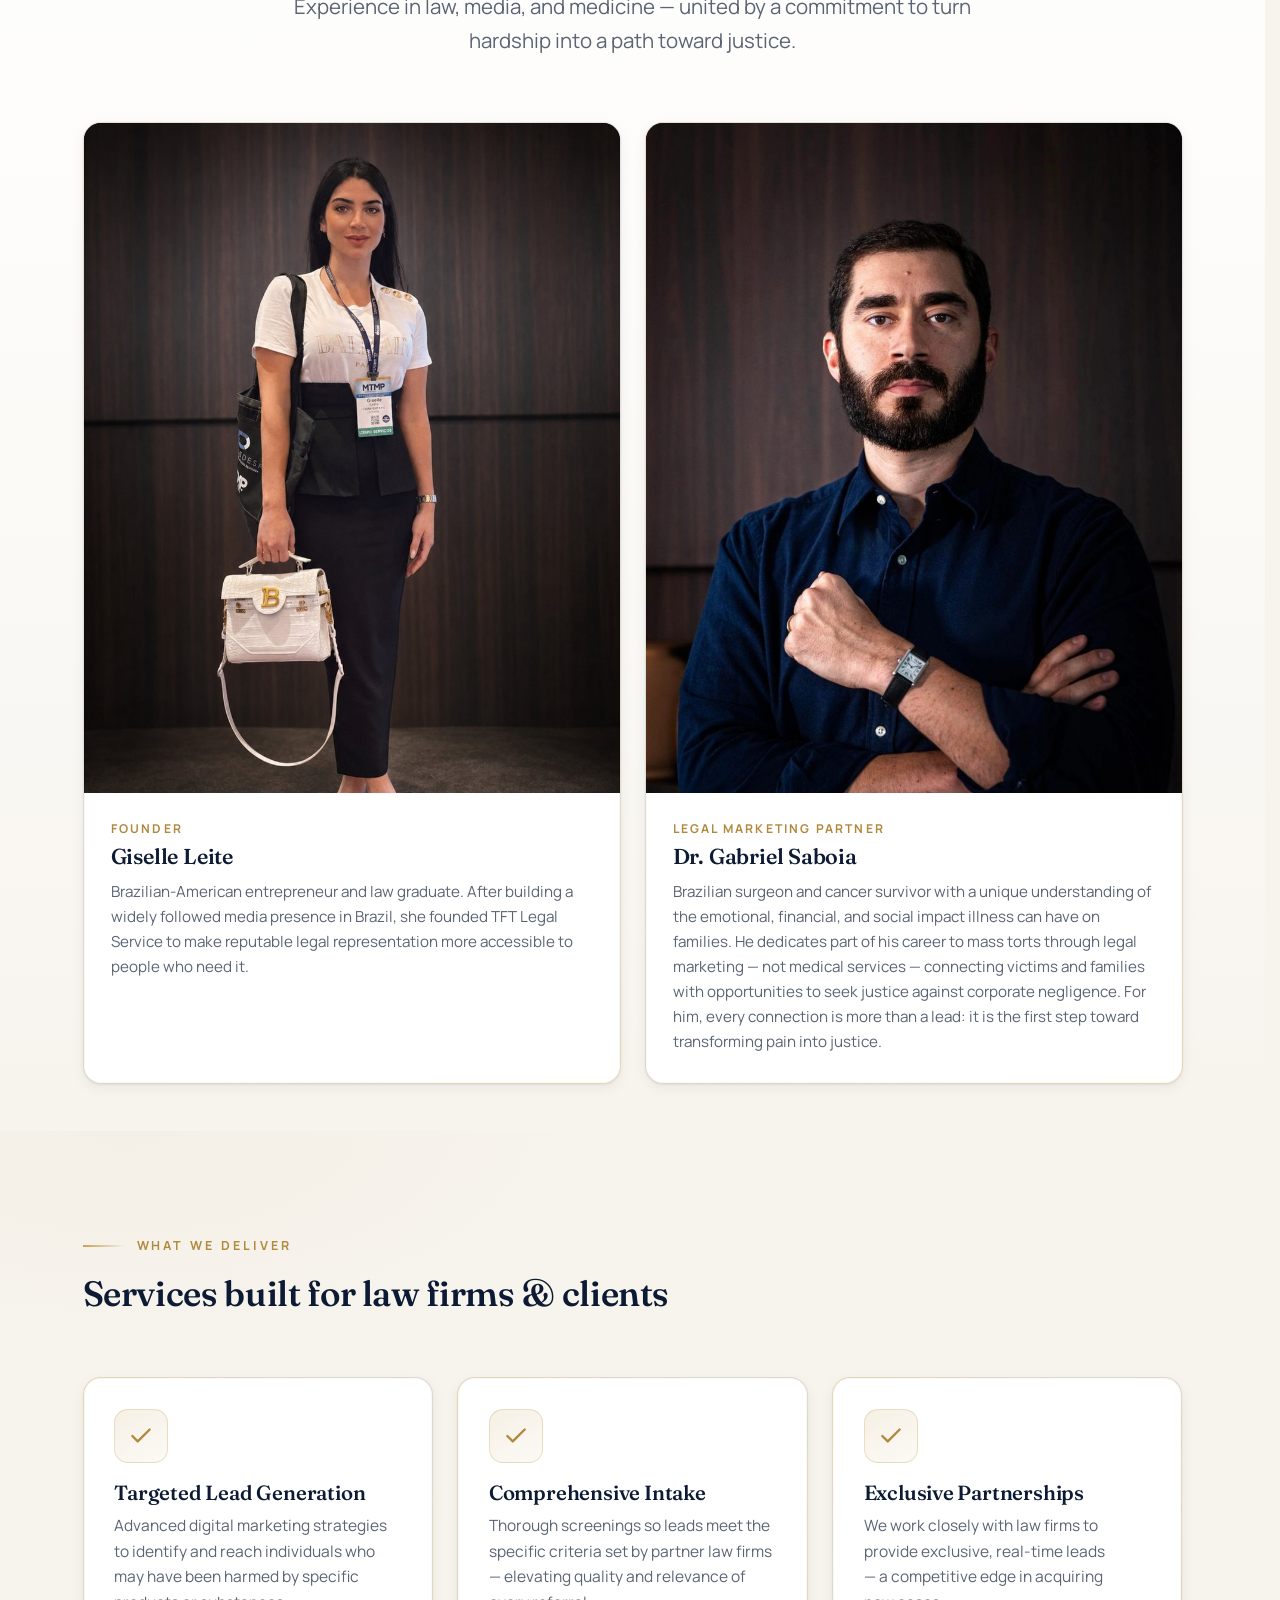
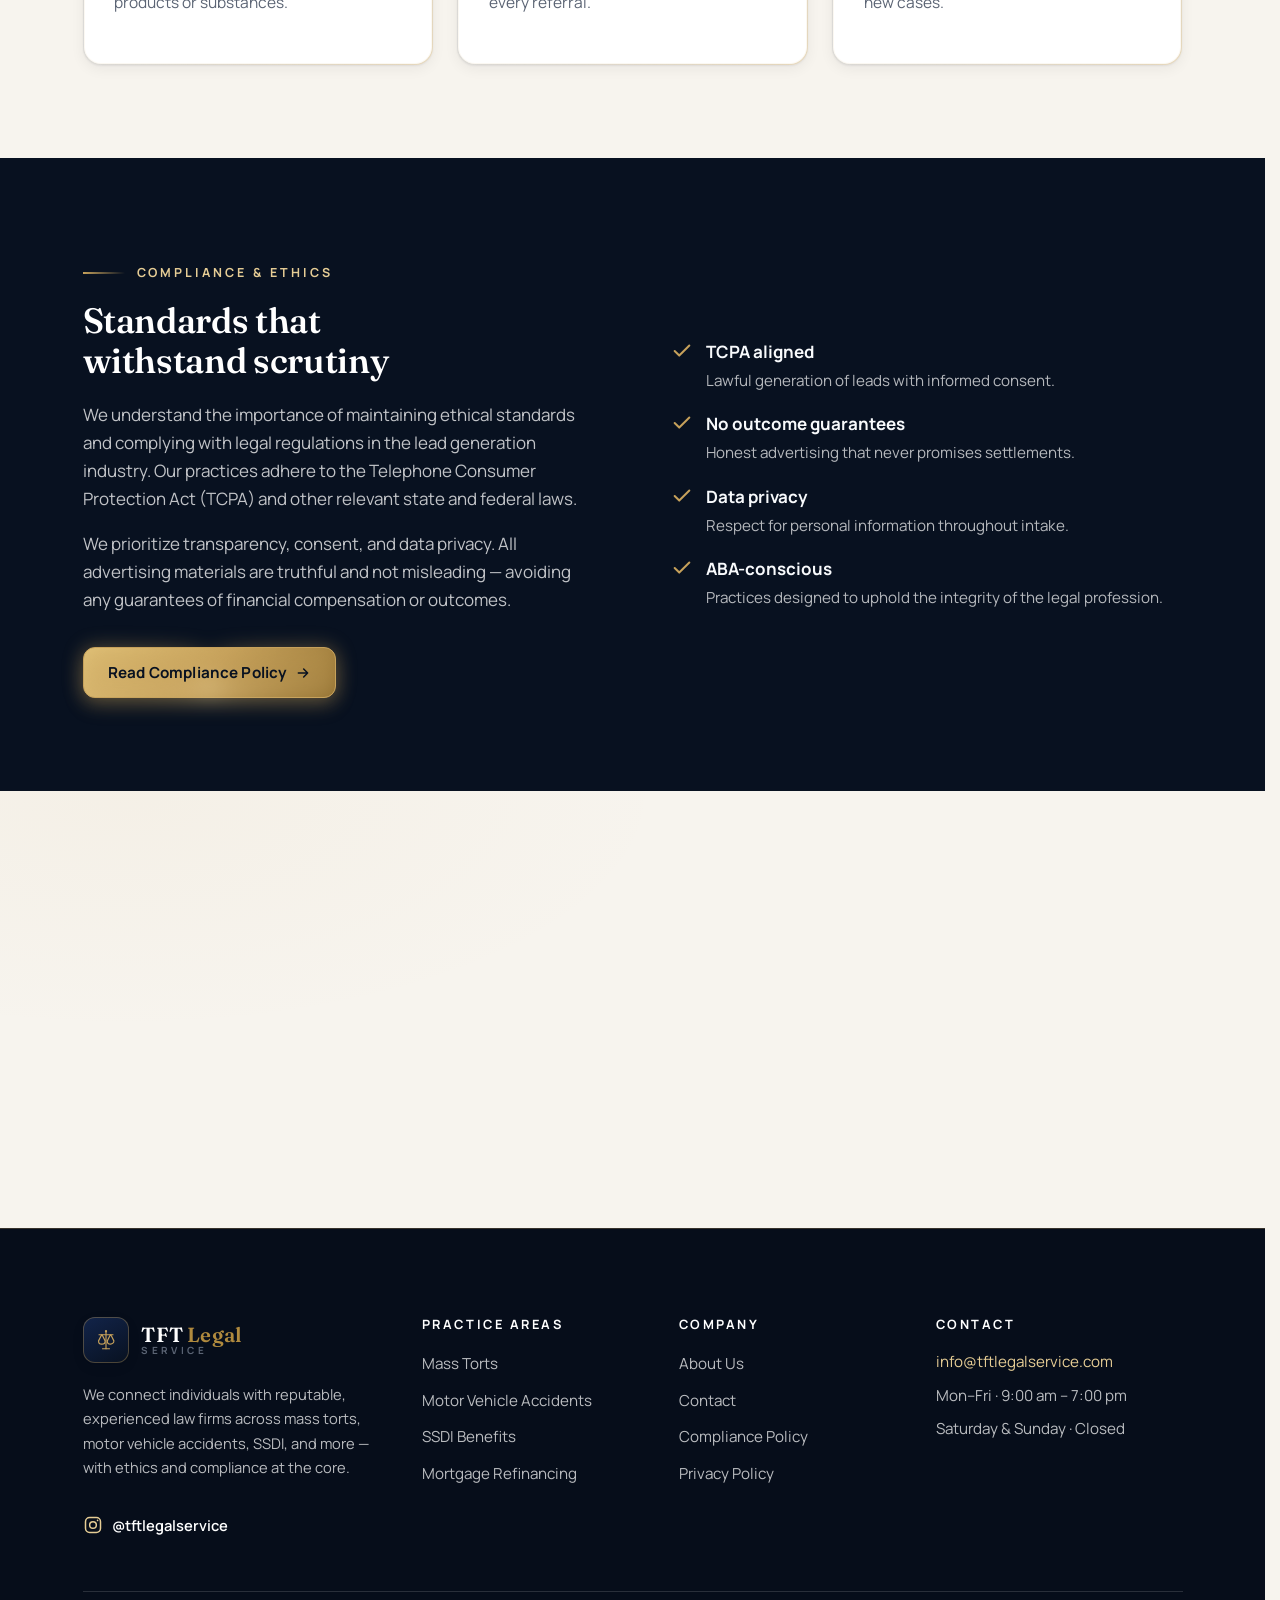
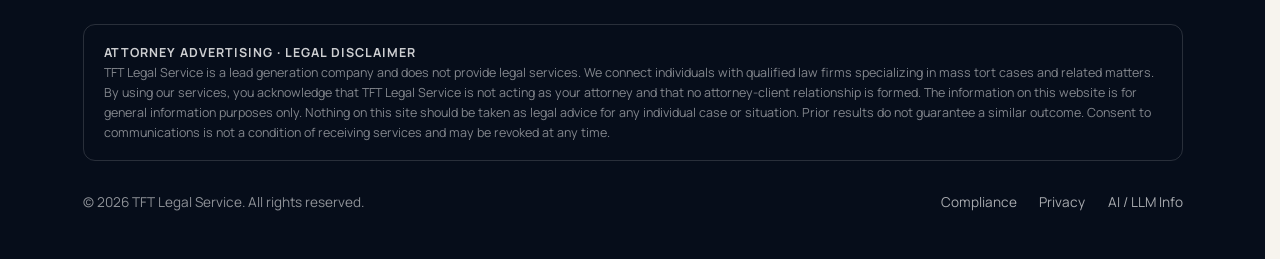
<file: about.html>
<!DOCTYPE html>
<html lang="en-US">
<head>
  <meta charset="utf-8">
  <meta name="viewport" content="width=device-width, initial-scale=1, viewport-fit=cover">
  <title>About Us | TFT Legal Service — Giselle Leite & Dr. Gabriel Saboia</title>
  <meta name="description" content="TFT Legal Service was founded by Giselle Leite, a Brazilian-American entrepreneur and law graduate. Partner Dr. Gabriel Saboia brings a unique perspective to mass tort legal marketing.">
  <meta name="keywords" content="Giselle Leite TFT Legal, Gabriel Saboia, about TFT Legal Service, legal marketing company founders, mass tort lead generation company">
  <meta name="author" content="TFT Legal Service">
  <meta name="publisher" content="TFT Legal Service">
  <meta name="robots" content="index, follow, max-image-preview:large, max-snippet:-1, max-video-preview:-1">
  <meta name="googlebot" content="index, follow, max-image-preview:large, max-snippet:-1, max-video-preview:-1">
  <meta name="bingbot" content="index, follow">
  <meta name="language" content="English">
  <meta name="geo.region" content="US">
  <meta name="rating" content="general">
  <meta name="referrer" content="strict-origin-when-cross-origin">
  <meta name="theme-color" content="#0c1b33">
  <meta name="color-scheme" content="light">
  <meta name="format-detection" content="telephone=yes">
  <link rel="canonical" href="https://www.tftlegalservice.com/about.html">
  <link rel="alternate" hreflang="en-us" href="https://www.tftlegalservice.com/about.html">
  <link rel="alternate" hreflang="x-default" href="https://www.tftlegalservice.com/about.html">
  <link rel="author" href="humans.txt">
  <link rel="manifest" href="site.webmanifest">
  <link rel="icon" href="assets/img/favicon.svg" type="image/svg+xml">
  <link rel="apple-touch-icon" href="assets/img/apple-touch-icon.png">
  <link rel="sitemap" type="application/xml" title="Sitemap" href="sitemap.xml">

  <!-- Open Graph -->
  <meta property="og:type" content="website">
  <meta property="og:site_name" content="TFT Legal Service">
  <meta property="og:locale" content="en_US">
  <meta property="og:title" content="About Us | TFT Legal Service — Giselle Leite & Dr. Gabriel Saboia">
  <meta property="og:description" content="TFT Legal Service was founded by Giselle Leite, a Brazilian-American entrepreneur and law graduate. Partner Dr. Gabriel Saboia brings a unique perspective to mass tort legal marketing.">
  <meta property="og:url" content="https://www.tftlegalservice.com/about.html">
  <meta property="og:image" content="https://www.tftlegalservice.com/assets/img/og-share.jpg">
  <meta property="og:image:width" content="1200">
  <meta property="og:image:height" content="630">
  <meta property="og:image:alt" content="TFT Legal Service — Connecting people with trusted legal representation">

  <!-- Twitter / X -->
  <meta name="twitter:card" content="summary_large_image">
  <meta name="twitter:title" content="About Us | TFT Legal Service — Giselle Leite & Dr. Gabriel Saboia">
  <meta name="twitter:description" content="TFT Legal Service was founded by Giselle Leite, a Brazilian-American entrepreneur and law graduate. Partner Dr. Gabriel Saboia brings a unique perspective to mass tort legal marketing.">
  <meta name="twitter:image" content="https://www.tftlegalservice.com/assets/img/og-share.jpg">
  <meta name="twitter:image:alt" content="TFT Legal Service">

  <!-- AI / discovery hints -->
  <link rel="describedby" href="llms.txt" type="text/plain" title="LLM / AI site summary">
  <meta name="ai-content-declaration" content="human-authored company website content">

  <link rel="preconnect" href="https://fonts.googleapis.com">
  <link rel="preconnect" href="https://fonts.gstatic.com" crossorigin>
  <link href="https://fonts.googleapis.com/css2?family=Fraunces:opsz,wght@9..144,500;9..144,600;9..144,700&family=Manrope:wght@400;500;600;700;800&display=swap" rel="stylesheet">
  <link rel="stylesheet" href="assets/css/styles.css">

<script type="application/ld+json">
{
  "@context": "https://schema.org",
  "@type": ["Organization", "ProfessionalService"],
  "@id": "https://www.tftlegalservice.com/#organization",
  "name": "TFT Legal Service",
  "alternateName": ["TFT Legal", "TFT Legal Services"],
  "url": "https://www.tftlegalservice.com/",
  "logo": {
    "@type": "ImageObject",
    "url": "https://www.tftlegalservice.com/assets/img/icon-512.png",
    "width": 512,
    "height": 512
  },
  "image": "https://www.tftlegalservice.com/assets/img/og-share.jpg",
  "description": "TFT Legal Service is a lead generation and legal marketing company that connects individuals with qualified law firms specializing in mass torts, motor vehicle accidents, SSDI, and related practice areas.",
  "email": "info@tftlegalservice.com",
  "sameAs": [
    "https://www.instagram.com/tftlegalservice"
  ],
  "foundingDate": "2024",
  "founder": {
    "@type": "Person",
    "name": "Giselle Leite",
    "jobTitle": "Founder",
    "description": "Brazilian-American entrepreneur and law graduate who founded TFT Legal Service to connect people with accessible, reputable legal representation."
  },
  "employee": [
    {
      "@type": "Person",
      "name": "Giselle Leite",
      "jobTitle": "Founder"
    },
    {
      "@type": "Person",
      "name": "Dr. Gabriel Saboia",
      "jobTitle": "Legal Marketing Partner"
    }
  ],
  "areaServed": {
    "@type": "Country",
    "name": "United States"
  },
  "knowsAbout": [
    "Mass Tort Lead Generation",
    "Motor Vehicle Accident Referrals",
    "Social Security Disability Insurance",
    "Legal Marketing Compliance",
    "TCPA Compliance"
  ],
  "slogan": "Connecting people with trusted legal representation",
  "contactPoint": {
    "@type": "ContactPoint",
    "contactType": "customer service",
    "email": "info@tftlegalservice.com",
    "availableLanguage": ["English", "Portuguese"],
    "hoursAvailable": {
      "@type": "OpeningHoursSpecification",
      "dayOfWeek": ["Monday", "Tuesday", "Wednesday", "Thursday", "Friday"],
      "opens": "09:00",
      "closes": "19:00"
    }
  },
  "disclaimer": "TFT Legal Service is a lead generation company and does not provide legal services. No attorney-client relationship is formed through use of this website."
}
</script>
<script type="application/ld+json">
{
  "@context": "https://schema.org",
  "@type": "AboutPage",
  "@id": "https://www.tftlegalservice.com/about.html#aboutpage",
  "url": "https://www.tftlegalservice.com/about.html",
  "name": "About TFT Legal Service",
  "description": "Learn about TFT Legal Service, founded by Giselle Leite with legal marketing partner Dr. Gabriel Saboia.",
  "isPartOf": { "@id": "https://www.tftlegalservice.com/#website" },
  "about": { "@id": "https://www.tftlegalservice.com/#organization" },
  "mainEntity": { "@id": "https://www.tftlegalservice.com/#organization" }
}
</script>
<script type="application/ld+json">
{
  "@context": "https://schema.org",
  "@type": "ItemList",
  "name": "TFT Legal Service Leadership",
  "itemListElement": [
    {
      "@type": "ListItem",
      "position": 1,
      "item": {
        "@type": "Person",
        "name": "Giselle Leite",
        "jobTitle": "Founder",
        "worksFor": { "@id": "https://www.tftlegalservice.com/#organization" },
        "image": "https://www.tftlegalservice.com/assets/img/giselle-leite.jpg",
        "description": "Brazilian-American entrepreneur and law graduate who founded TFT Legal Service after recognizing a growing need for accessible legal assistance among her audience."
      }
    },
    {
      "@type": "ListItem",
      "position": 2,
      "item": {
        "@type": "Person",
        "name": "Dr. Gabriel Saboia",
        "jobTitle": "Legal Marketing Partner",
        "worksFor": { "@id": "https://www.tftlegalservice.com/#organization" },
        "image": "https://www.tftlegalservice.com/assets/img/gabriel-saboia.jpg",
        "description": "Brazilian surgeon and cancer survivor dedicated to mass tort legal marketing — connecting victims and families with opportunities to seek justice against corporate negligence. He does not provide medical services through TFT Legal Service."
      }
    }
  ]
}
</script>
<script type="application/ld+json">
{
  "@context": "https://schema.org",
  "@type": "BreadcrumbList",
  "itemListElement": [
    {
      "@type": "ListItem",
      "position": 1,
      "name": "Home",
      "item": "https://www.tftlegalservice.com/"
    },
    {
      "@type": "ListItem",
      "position": 2,
      "name": "About Us",
      "item": "https://www.tftlegalservice.com/about.html"
    }
  ]
}
</script>
</head>
<body>
  <div class="scroll-progress" aria-hidden="true"></div>
<a class="skip-link" href="#main">Skip to main content</a>
  <header class="site-header" role="banner">
    <div class="container header-inner">
      <a class="brand" href="index.html" aria-label="TFT Legal Service — Home">
        <span class="brand-mark"><svg viewBox="0 0 64 64" aria-hidden="true" focusable="false">
  <g fill="none" stroke="#C6A15B" stroke-width="2.6" stroke-linecap="round" stroke-linejoin="round">
    <path d="M32 12v40"/><path d="M24 52h16"/><path d="M16 20h32"/>
    <path d="M22 20l-7 14a7.5 7.5 0 0 0 15 0l-7-14"/>
    <path d="M42 20l-7 14a7.5 7.5 0 0 0 15 0l-7-14"/>
  </g>
  <circle cx="32" cy="12" r="2.6" fill="#C6A15B"/>
</svg></span>
        <span class="brand-text">
          <span class="brand-name">TFT <em>Legal</em></span>
          <span class="brand-sub">Service</span>
        </span>
      </a>
      <button class="nav-toggle" type="button" aria-expanded="false" aria-controls="primary-nav" aria-label="Open menu">
        <span></span>
      </button>
      <nav class="main-nav" id="primary-nav" aria-label="Primary">
      <a href="index.html">Home</a>
      <a href="torts.html">Mass Torts</a>
      <a href="mva.html">MVA</a>
      <a href="ssdi.html">SSDI</a>
      <a href="mortgage.html">Mortgage</a>
      <a href="about.html" aria-current="page">About</a>
        <a class="btn btn--gold btn--sm nav-cta" href="contact.html">Get Connected</a>
      </nav>
    </div>
  </header>

  <main id="main">
  <section class="page-hero">
    <div class="container">
      <nav aria-label="Breadcrumb">
        <ol class="breadcrumbs">
          <li><a href="index.html">Home</a></li><li aria-current="page">About Us</li>
        </ol>
      </nav>
      <p class="eyebrow">TFT Legal Service</p>
      <h1 class="display-lg">Built to connect people with justice</h1>
      <p class="lede">From media and medicine to ethical legal marketing — the story behind TFT Legal Service.</p>
    </div>
  </section>


    <section class="section">
      <div class="container split">
        <div class="reveal">
          <p class="eyebrow">Our Story</p>
          <h2 class="display-md">Why TFT Legal Service exists</h2>
          <p>TFT Legal Service was founded by <strong>Giselle Leite</strong>, a Brazilian-American entrepreneur and law graduate in Brazil, who began her career as a media personality and later recognized a growing need for accessible legal assistance among her audience.</p>
          <p>With a strong foundation in law, communications, and a deep commitment to helping others, Giselle transitioned from hosting a widely followed YouTube channel in Brazil to establishing TFT Legal Service — a company dedicated to connecting individuals with reputable and experienced legal representation across various practice areas.</p>
          <div class="notice" style="margin-top:1.5rem"><strong>Important:</strong> TFT Legal Service is a lead generation company and does not provide legal services. We connect individuals with qualified law firms. No attorney-client relationship is formed through this website.</div>
        </div>
        <div class="media-frame reveal">
          <img src="assets/img/about-mission.jpg" width="1400" height="933" alt="Professional workspace representing TFT Legal Service operations" loading="lazy" decoding="async">
        </div>
      </div>
    </section>

    <section class="section section--tight" style="background:linear-gradient(180deg,#fff,var(--ivory))">
      <div class="container">
        <div class="section-head section-head--center reveal">
          <p class="eyebrow eyebrow--center">Leadership</p>
          <h2 class="display-md">The people behind the mission</h2>
          <p class="lede">Experience in law, media, and medicine — united by a commitment to turn hardship into a path toward justice.</p>
        </div>
        <div class="grid grid--2" data-stagger>
          <article class="team-card reveal">
            <div class="team-photo">
              <img src="assets/img/giselle-leite.jpg" width="900" height="1124" alt="Giselle Leite, Founder of TFT Legal Service" loading="lazy" decoding="async">
            </div>
            <div class="team-body">
              <span class="role">Founder</span>
              <h3>Giselle Leite</h3>
              <p>Brazilian-American entrepreneur and law graduate. After building a widely followed media presence in Brazil, she founded TFT Legal Service to make reputable legal representation more accessible to people who need it.</p>
            </div>
          </article>
          <article class="team-card reveal">
            <div class="team-photo">
              <img src="assets/img/gabriel-saboia.jpg" width="800" height="1067" alt="Dr. Gabriel Saboia, Legal Marketing Partner at TFT Legal Service" loading="lazy" decoding="async">
            </div>
            <div class="team-body">
              <span class="role">Legal Marketing Partner</span>
              <h3>Dr. Gabriel Saboia</h3>
              <p>Brazilian surgeon and cancer survivor with a unique understanding of the emotional, financial, and social impact illness can have on families. He dedicates part of his career to mass torts through legal marketing — not medical services — connecting victims and families with opportunities to seek justice against corporate negligence. For him, every connection is more than a lead: it is the first step toward transforming pain into justice.</p>
            </div>
          </article>
        </div>
      </div>
    </section>

    <section class="section">
      <div class="container">
        <div class="section-head reveal">
          <p class="eyebrow">What We Deliver</p>
          <h2 class="display-md">Services built for law firms &amp; clients</h2>
        </div>
        <div class="grid grid--3" data-stagger>
          <article class="card reveal" style="--i: 1">
            <div class="card-icon"><svg viewBox="0 0 24 24" fill="none" stroke="currentColor" stroke-width="2.2" stroke-linecap="round" stroke-linejoin="round" aria-hidden="true"><path d="M20 6 9 17l-5-5"/></svg></div>
            <h3>Targeted Lead Generation</h3>
            <p>Advanced digital marketing strategies to identify and reach individuals who may have been harmed by specific products or substances.</p>
          </article>
          <article class="card reveal" style="--i: 2">
            <div class="card-icon"><svg viewBox="0 0 24 24" fill="none" stroke="currentColor" stroke-width="2.2" stroke-linecap="round" stroke-linejoin="round" aria-hidden="true"><path d="M20 6 9 17l-5-5"/></svg></div>
            <h3>Comprehensive Intake</h3>
            <p>Thorough screenings so leads meet the specific criteria set by partner law firms — elevating quality and relevance of every referral.</p>
          </article>
          <article class="card reveal" style="--i: 3">
            <div class="card-icon"><svg viewBox="0 0 24 24" fill="none" stroke="currentColor" stroke-width="2.2" stroke-linecap="round" stroke-linejoin="round" aria-hidden="true"><path d="M20 6 9 17l-5-5"/></svg></div>
            <h3>Exclusive Partnerships</h3>
            <p>We work closely with law firms to provide exclusive, real-time leads — a competitive edge in acquiring new cases.</p>
          </article>
        </div>
      </div>
    </section>

    <section class="section section--dark">
      <div class="container split">
        <div class="reveal">
          <p class="eyebrow" style="color:var(--gold-light)">Compliance &amp; Ethics</p>
          <h2 class="display-md">Standards that withstand scrutiny</h2>
          <p>We understand the importance of maintaining ethical standards and complying with legal regulations in the lead generation industry. Our practices adhere to the Telephone Consumer Protection Act (TCPA) and other relevant state and federal laws.</p>
          <p>We prioritize transparency, consent, and data privacy. All advertising materials are truthful and not misleading — avoiding any guarantees of financial compensation or outcomes.</p>
          <a class="btn btn--gold" href="compliance.html" style="margin-top:1rem">Read Compliance Policy <svg viewBox="0 0 24 24" fill="none" stroke="currentColor" stroke-width="2.2" stroke-linecap="round" stroke-linejoin="round" aria-hidden="true"><path d="M5 12h14M13 6l6 6-6 6"/></svg></a>
        </div>
        <ul class="check-list reveal">
          <li><svg viewBox="0 0 24 24" fill="none" stroke="currentColor" stroke-width="2.2" stroke-linecap="round" stroke-linejoin="round" aria-hidden="true"><path d="M20 6 9 17l-5-5"/></svg><div><strong>TCPA aligned</strong><span>Lawful generation of leads with informed consent.</span></div></li>
          <li><svg viewBox="0 0 24 24" fill="none" stroke="currentColor" stroke-width="2.2" stroke-linecap="round" stroke-linejoin="round" aria-hidden="true"><path d="M20 6 9 17l-5-5"/></svg><div><strong>No outcome guarantees</strong><span>Honest advertising that never promises settlements.</span></div></li>
          <li><svg viewBox="0 0 24 24" fill="none" stroke="currentColor" stroke-width="2.2" stroke-linecap="round" stroke-linejoin="round" aria-hidden="true"><path d="M20 6 9 17l-5-5"/></svg><div><strong>Data privacy</strong><span>Respect for personal information throughout intake.</span></div></li>
          <li><svg viewBox="0 0 24 24" fill="none" stroke="currentColor" stroke-width="2.2" stroke-linecap="round" stroke-linejoin="round" aria-hidden="true"><path d="M20 6 9 17l-5-5"/></svg><div><strong>ABA-conscious</strong><span>Practices designed to uphold the integrity of the legal profession.</span></div></li>
        </ul>
      </div>
    </section>

    <section class="section section--tight">
      <div class="container">
        <div class="cta-band reveal">
          <h2 class="display-md">Partner with TFT Legal Service</h2>
          <p>Law firms seeking exclusive, screened referrals — or individuals looking for a path to counsel — can reach us anytime.</p>
          <div class="hero-actions">
            <a class="btn btn--gold" href="contact.html">Contact Us <svg viewBox="0 0 24 24" fill="none" stroke="currentColor" stroke-width="2.2" stroke-linecap="round" stroke-linejoin="round" aria-hidden="true"><path d="M5 12h14M13 6l6 6-6 6"/></svg></a>
          </div>
        </div>
      </div>
    </section>
  </main>
  <footer class="site-footer" role="contentinfo">
    <div class="container">
      <div class="footer-grid">
        <div class="footer-brand">
          <a class="brand" href="index.html" aria-label="TFT Legal Service">
            <span class="brand-mark"><svg viewBox="0 0 64 64" aria-hidden="true" focusable="false">
  <g fill="none" stroke="#C6A15B" stroke-width="2.6" stroke-linecap="round" stroke-linejoin="round">
    <path d="M32 12v40"/><path d="M24 52h16"/><path d="M16 20h32"/>
    <path d="M22 20l-7 14a7.5 7.5 0 0 0 15 0l-7-14"/>
    <path d="M42 20l-7 14a7.5 7.5 0 0 0 15 0l-7-14"/>
  </g>
  <circle cx="32" cy="12" r="2.6" fill="#C6A15B"/>
</svg></span>
            <span class="brand-text">
              <span class="brand-name" style="color:#fff">TFT <em>Legal</em></span>
              <span class="brand-sub">Service</span>
            </span>
          </a>
          <p style="margin-top:1.2rem">We connect individuals with reputable, experienced law firms across mass torts, motor vehicle accidents, SSDI, and more — with ethics and compliance at the core.</p>
          <a class="social-link" href="https://www.instagram.com/tftlegalservice" target="_blank" rel="noopener noreferrer me" aria-label="TFT Legal Service on Instagram">
            <svg viewBox="0 0 24 24" fill="none" stroke="currentColor" stroke-width="1.8" aria-hidden="true"><rect x="3" y="3" width="18" height="18" rx="5"/><circle cx="12" cy="12" r="4"/><circle cx="17.5" cy="6.5" r="1" fill="currentColor" stroke="none"/></svg>
            @tftlegalservice
          </a>
        </div>
        <div>
          <h4>Practice Areas</h4>
          <ul class="footer-links">
            <li><a href="torts.html">Mass Torts</a></li>
            <li><a href="mva.html">Motor Vehicle Accidents</a></li>
            <li><a href="ssdi.html">SSDI Benefits</a></li>
            <li><a href="mortgage.html">Mortgage Refinancing</a></li>
          </ul>
        </div>
        <div>
          <h4>Company</h4>
          <ul class="footer-links">
            <li><a href="about.html">About Us</a></li>
            <li><a href="contact.html">Contact</a></li>
            <li><a href="compliance.html">Compliance Policy</a></li>
            <li><a href="privacy.html">Privacy Policy</a></li>
          </ul>
        </div>
        <div>
          <h4>Contact</h4>
          <div class="footer-contact">
            <div><a href="mailto:info@tftlegalservice.com">info@tftlegalservice.com</a></div>
            <div>Mon–Fri · 9:00 am – 7:00 pm</div>
            <div>Saturday &amp; Sunday · Closed</div>
          </div>
        </div>
      </div>
      <div class="footer-legal">
        <div class="disclaimer">
          <strong>ATTORNEY ADVERTISING · LEGAL DISCLAIMER</strong><br>
          TFT Legal Service is a lead generation company and does not provide legal services. We connect individuals with qualified law firms specializing in mass tort cases and related matters. By using our services, you acknowledge that TFT Legal Service is not acting as your attorney and that no attorney-client relationship is formed. The information on this website is for general information purposes only. Nothing on this site should be taken as legal advice for any individual case or situation. Prior results do not guarantee a similar outcome. Consent to communications is not a condition of receiving services and may be revoked at any time.
        </div>
        <div class="footer-bottom">
          <p>© <span data-year>2026</span> TFT Legal Service. All rights reserved.</p>
          <nav aria-label="Legal">
            <a href="compliance.html">Compliance</a>
            <a href="privacy.html">Privacy</a>
            <a href="llms.txt">AI / LLM Info</a>
          </nav>
        </div>
      </div>
    </div>
  </footer>

  <div class="cookie-banner" role="dialog" aria-label="Cookie notice" aria-live="polite">
    <p>We use cookies to analyze traffic and improve your experience. By continuing, you agree to aggregated analytics. See our <a href="privacy.html">Privacy Policy</a>.</p>
    <button class="btn btn--gold btn--sm" type="button" data-cookie-accept>Accept</button>
  </div>
  <script src="assets/js/main.js" defer></script>
</body>
</html>
</file>
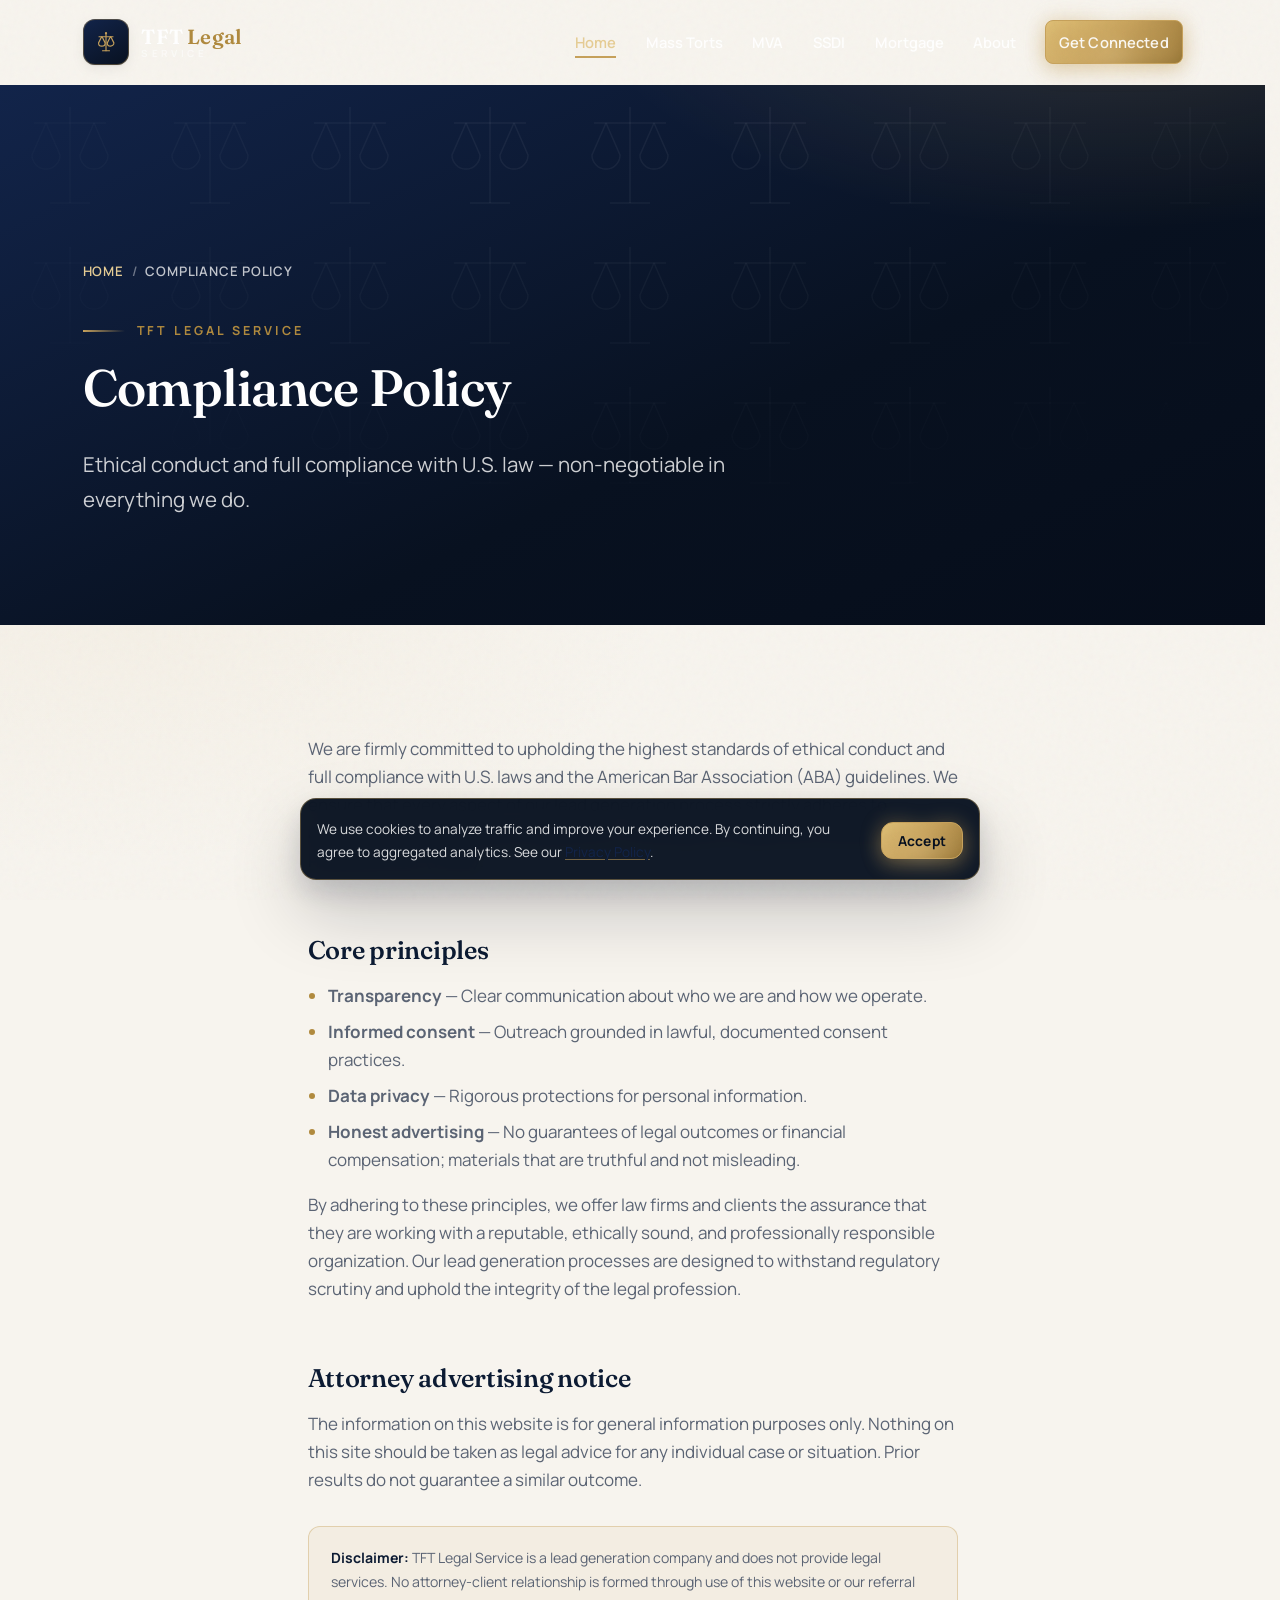
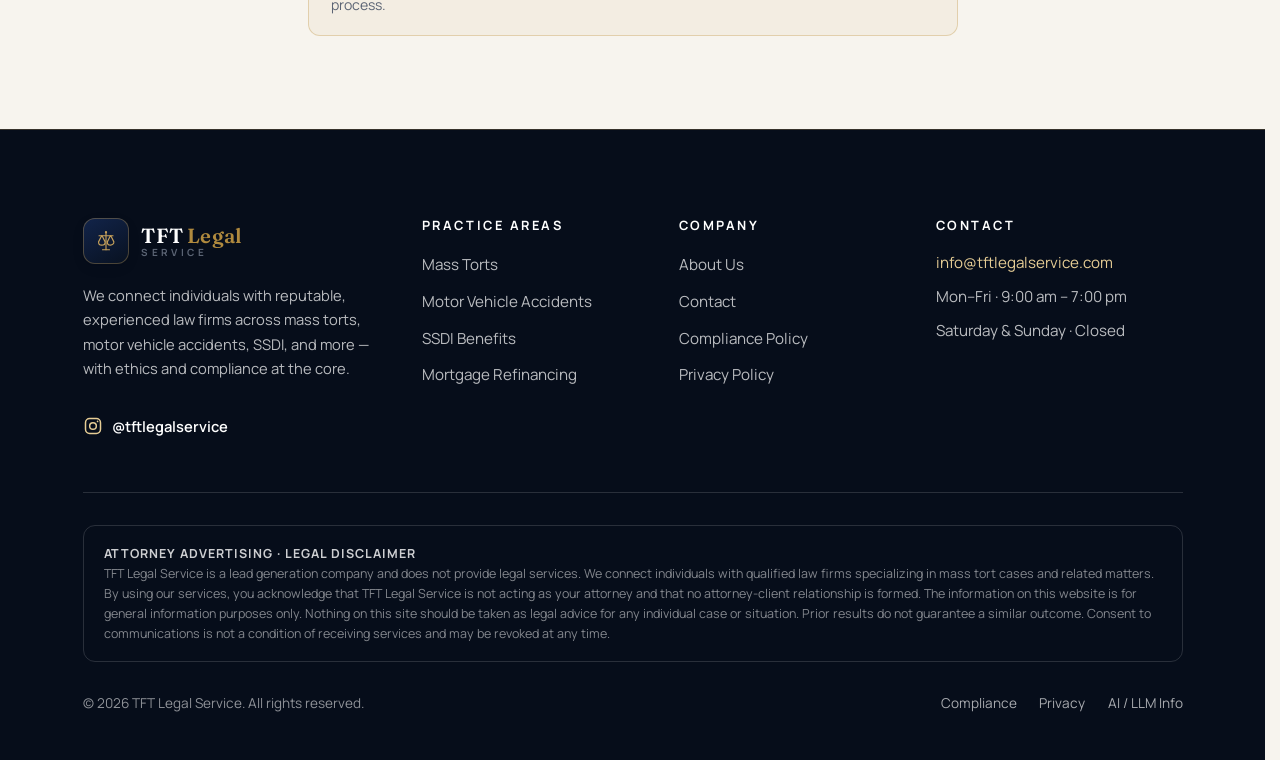
<file: compliance.html>
<!DOCTYPE html>
<html lang="en-US">
<head>
  <meta charset="utf-8">
  <meta name="viewport" content="width=device-width, initial-scale=1, viewport-fit=cover">
  <title>Compliance Policy | TFT Legal Service — TCPA & Ethical Lead Generation</title>
  <meta name="description" content="TFT Legal Service compliance policy: TCPA adherence, ABA-aligned ethics, transparent advertising, informed consent, and data privacy in legal lead generation.">
  <meta name="keywords" content="TFT Legal compliance, TCPA lead generation, ethical legal marketing, ABA advertising guidelines">
  <meta name="author" content="TFT Legal Service">
  <meta name="publisher" content="TFT Legal Service">
  <meta name="robots" content="index, follow, max-image-preview:large, max-snippet:-1, max-video-preview:-1">
  <meta name="googlebot" content="index, follow, max-image-preview:large, max-snippet:-1, max-video-preview:-1">
  <meta name="bingbot" content="index, follow">
  <meta name="language" content="English">
  <meta name="geo.region" content="US">
  <meta name="rating" content="general">
  <meta name="referrer" content="strict-origin-when-cross-origin">
  <meta name="theme-color" content="#0c1b33">
  <meta name="color-scheme" content="light">
  <meta name="format-detection" content="telephone=yes">
  <link rel="canonical" href="https://www.tftlegalservice.com/compliance.html">
  <link rel="alternate" hreflang="en-us" href="https://www.tftlegalservice.com/compliance.html">
  <link rel="alternate" hreflang="x-default" href="https://www.tftlegalservice.com/compliance.html">
  <link rel="author" href="humans.txt">
  <link rel="manifest" href="site.webmanifest">
  <link rel="icon" href="assets/img/favicon.svg" type="image/svg+xml">
  <link rel="apple-touch-icon" href="assets/img/apple-touch-icon.png">
  <link rel="sitemap" type="application/xml" title="Sitemap" href="sitemap.xml">

  <!-- Open Graph -->
  <meta property="og:type" content="website">
  <meta property="og:site_name" content="TFT Legal Service">
  <meta property="og:locale" content="en_US">
  <meta property="og:title" content="Compliance Policy | TFT Legal Service — TCPA & Ethical Lead Generation">
  <meta property="og:description" content="TFT Legal Service compliance policy: TCPA adherence, ABA-aligned ethics, transparent advertising, informed consent, and data privacy in legal lead generation.">
  <meta property="og:url" content="https://www.tftlegalservice.com/compliance.html">
  <meta property="og:image" content="https://www.tftlegalservice.com/assets/img/og-share.jpg">
  <meta property="og:image:width" content="1200">
  <meta property="og:image:height" content="630">
  <meta property="og:image:alt" content="TFT Legal Service — Connecting people with trusted legal representation">

  <!-- Twitter / X -->
  <meta name="twitter:card" content="summary_large_image">
  <meta name="twitter:title" content="Compliance Policy | TFT Legal Service — TCPA & Ethical Lead Generation">
  <meta name="twitter:description" content="TFT Legal Service compliance policy: TCPA adherence, ABA-aligned ethics, transparent advertising, informed consent, and data privacy in legal lead generation.">
  <meta name="twitter:image" content="https://www.tftlegalservice.com/assets/img/og-share.jpg">
  <meta name="twitter:image:alt" content="TFT Legal Service">

  <!-- AI / discovery hints -->
  <link rel="describedby" href="llms.txt" type="text/plain" title="LLM / AI site summary">
  <meta name="ai-content-declaration" content="human-authored company website content">

  <link rel="preconnect" href="https://fonts.googleapis.com">
  <link rel="preconnect" href="https://fonts.gstatic.com" crossorigin>
  <link href="https://fonts.googleapis.com/css2?family=Fraunces:opsz,wght@9..144,500;9..144,600;9..144,700&family=Manrope:wght@400;500;600;700;800&display=swap" rel="stylesheet">
  <link rel="stylesheet" href="assets/css/styles.css">

<script type="application/ld+json">
{
  "@context": "https://schema.org",
  "@type": ["Organization", "ProfessionalService"],
  "@id": "https://www.tftlegalservice.com/#organization",
  "name": "TFT Legal Service",
  "alternateName": ["TFT Legal", "TFT Legal Services"],
  "url": "https://www.tftlegalservice.com/",
  "logo": {
    "@type": "ImageObject",
    "url": "https://www.tftlegalservice.com/assets/img/icon-512.png",
    "width": 512,
    "height": 512
  },
  "image": "https://www.tftlegalservice.com/assets/img/og-share.jpg",
  "description": "TFT Legal Service is a lead generation and legal marketing company that connects individuals with qualified law firms specializing in mass torts, motor vehicle accidents, SSDI, and related practice areas.",
  "email": "info@tftlegalservice.com",
  "sameAs": [
    "https://www.instagram.com/tftlegalservice"
  ],
  "foundingDate": "2024",
  "founder": {
    "@type": "Person",
    "name": "Giselle Leite",
    "jobTitle": "Founder",
    "description": "Brazilian-American entrepreneur and law graduate who founded TFT Legal Service to connect people with accessible, reputable legal representation."
  },
  "employee": [
    {
      "@type": "Person",
      "name": "Giselle Leite",
      "jobTitle": "Founder"
    },
    {
      "@type": "Person",
      "name": "Dr. Gabriel Saboia",
      "jobTitle": "Legal Marketing Partner"
    }
  ],
  "areaServed": {
    "@type": "Country",
    "name": "United States"
  },
  "knowsAbout": [
    "Mass Tort Lead Generation",
    "Motor Vehicle Accident Referrals",
    "Social Security Disability Insurance",
    "Legal Marketing Compliance",
    "TCPA Compliance"
  ],
  "slogan": "Connecting people with trusted legal representation",
  "contactPoint": {
    "@type": "ContactPoint",
    "contactType": "customer service",
    "email": "info@tftlegalservice.com",
    "availableLanguage": ["English", "Portuguese"],
    "hoursAvailable": {
      "@type": "OpeningHoursSpecification",
      "dayOfWeek": ["Monday", "Tuesday", "Wednesday", "Thursday", "Friday"],
      "opens": "09:00",
      "closes": "19:00"
    }
  },
  "disclaimer": "TFT Legal Service is a lead generation company and does not provide legal services. No attorney-client relationship is formed through use of this website."
}
</script>
<script type="application/ld+json">
{
  "@context": "https://schema.org",
  "@type": "BreadcrumbList",
  "itemListElement": [
    {
      "@type": "ListItem",
      "position": 1,
      "name": "Home",
      "item": "https://www.tftlegalservice.com/"
    },
    {
      "@type": "ListItem",
      "position": 2,
      "name": "Compliance Policy",
      "item": "https://www.tftlegalservice.com/compliance.html"
    }
  ]
}
</script>
</head>
<body>
  <div class="scroll-progress" aria-hidden="true"></div>
<a class="skip-link" href="#main">Skip to main content</a>
  <header class="site-header" role="banner">
    <div class="container header-inner">
      <a class="brand" href="index.html" aria-label="TFT Legal Service — Home">
        <span class="brand-mark"><svg viewBox="0 0 64 64" aria-hidden="true" focusable="false">
  <g fill="none" stroke="#C6A15B" stroke-width="2.6" stroke-linecap="round" stroke-linejoin="round">
    <path d="M32 12v40"/><path d="M24 52h16"/><path d="M16 20h32"/>
    <path d="M22 20l-7 14a7.5 7.5 0 0 0 15 0l-7-14"/>
    <path d="M42 20l-7 14a7.5 7.5 0 0 0 15 0l-7-14"/>
  </g>
  <circle cx="32" cy="12" r="2.6" fill="#C6A15B"/>
</svg></span>
        <span class="brand-text">
          <span class="brand-name">TFT <em>Legal</em></span>
          <span class="brand-sub">Service</span>
        </span>
      </a>
      <button class="nav-toggle" type="button" aria-expanded="false" aria-controls="primary-nav" aria-label="Open menu">
        <span></span>
      </button>
      <nav class="main-nav" id="primary-nav" aria-label="Primary">
      <a href="index.html" aria-current="page">Home</a>
      <a href="torts.html">Mass Torts</a>
      <a href="mva.html">MVA</a>
      <a href="ssdi.html">SSDI</a>
      <a href="mortgage.html">Mortgage</a>
      <a href="about.html">About</a>
        <a class="btn btn--gold btn--sm nav-cta" href="contact.html">Get Connected</a>
      </nav>
    </div>
  </header>

  <main id="main">
  <section class="page-hero">
    <div class="container">
      <nav aria-label="Breadcrumb">
        <ol class="breadcrumbs">
          <li><a href="index.html">Home</a></li><li aria-current="page">Compliance Policy</li>
        </ol>
      </nav>
      <p class="eyebrow">TFT Legal Service</p>
      <h1 class="display-lg">Compliance Policy</h1>
      <p class="lede">Ethical conduct and full compliance with U.S. law — non-negotiable in everything we do.</p>
    </div>
  </section>


    <section class="section">
      <div class="container">
        <article class="prose reveal" style="margin-inline:auto">
          <p>We are firmly committed to upholding the highest standards of ethical conduct and full compliance with U.S. laws and the American Bar Association (ABA) guidelines. We ensure that every aspect of our lead generation process strictly adheres to applicable state and federal regulations, including the Telephone Consumer Protection Act (TCPA).</p>
          <h2>Core principles</h2>
          <ul>
            <li><strong>Transparency</strong> — Clear communication about who we are and how we operate.</li>
            <li><strong>Informed consent</strong> — Outreach grounded in lawful, documented consent practices.</li>
            <li><strong>Data privacy</strong> — Rigorous protections for personal information.</li>
            <li><strong>Honest advertising</strong> — No guarantees of legal outcomes or financial compensation; materials that are truthful and not misleading.</li>
          </ul>
          <p>By adhering to these principles, we offer law firms and clients the assurance that they are working with a reputable, ethically sound, and professionally responsible organization. Our lead generation processes are designed to withstand regulatory scrutiny and uphold the integrity of the legal profession.</p>
          <h2>Attorney advertising notice</h2>
          <p>The information on this website is for general information purposes only. Nothing on this site should be taken as legal advice for any individual case or situation. Prior results do not guarantee a similar outcome.</p>
          <div class="notice" style="margin-top:2rem"><strong>Disclaimer:</strong> TFT Legal Service is a lead generation company and does not provide legal services. No attorney-client relationship is formed through use of this website or our referral process.</div>
        </article>
      </div>
    </section>
  </main>
  <footer class="site-footer" role="contentinfo">
    <div class="container">
      <div class="footer-grid">
        <div class="footer-brand">
          <a class="brand" href="index.html" aria-label="TFT Legal Service">
            <span class="brand-mark"><svg viewBox="0 0 64 64" aria-hidden="true" focusable="false">
  <g fill="none" stroke="#C6A15B" stroke-width="2.6" stroke-linecap="round" stroke-linejoin="round">
    <path d="M32 12v40"/><path d="M24 52h16"/><path d="M16 20h32"/>
    <path d="M22 20l-7 14a7.5 7.5 0 0 0 15 0l-7-14"/>
    <path d="M42 20l-7 14a7.5 7.5 0 0 0 15 0l-7-14"/>
  </g>
  <circle cx="32" cy="12" r="2.6" fill="#C6A15B"/>
</svg></span>
            <span class="brand-text">
              <span class="brand-name" style="color:#fff">TFT <em>Legal</em></span>
              <span class="brand-sub">Service</span>
            </span>
          </a>
          <p style="margin-top:1.2rem">We connect individuals with reputable, experienced law firms across mass torts, motor vehicle accidents, SSDI, and more — with ethics and compliance at the core.</p>
          <a class="social-link" href="https://www.instagram.com/tftlegalservice" target="_blank" rel="noopener noreferrer me" aria-label="TFT Legal Service on Instagram">
            <svg viewBox="0 0 24 24" fill="none" stroke="currentColor" stroke-width="1.8" aria-hidden="true"><rect x="3" y="3" width="18" height="18" rx="5"/><circle cx="12" cy="12" r="4"/><circle cx="17.5" cy="6.5" r="1" fill="currentColor" stroke="none"/></svg>
            @tftlegalservice
          </a>
        </div>
        <div>
          <h4>Practice Areas</h4>
          <ul class="footer-links">
            <li><a href="torts.html">Mass Torts</a></li>
            <li><a href="mva.html">Motor Vehicle Accidents</a></li>
            <li><a href="ssdi.html">SSDI Benefits</a></li>
            <li><a href="mortgage.html">Mortgage Refinancing</a></li>
          </ul>
        </div>
        <div>
          <h4>Company</h4>
          <ul class="footer-links">
            <li><a href="about.html">About Us</a></li>
            <li><a href="contact.html">Contact</a></li>
            <li><a href="compliance.html">Compliance Policy</a></li>
            <li><a href="privacy.html">Privacy Policy</a></li>
          </ul>
        </div>
        <div>
          <h4>Contact</h4>
          <div class="footer-contact">
            <div><a href="mailto:info@tftlegalservice.com">info@tftlegalservice.com</a></div>
            <div>Mon–Fri · 9:00 am – 7:00 pm</div>
            <div>Saturday &amp; Sunday · Closed</div>
          </div>
        </div>
      </div>
      <div class="footer-legal">
        <div class="disclaimer">
          <strong>ATTORNEY ADVERTISING · LEGAL DISCLAIMER</strong><br>
          TFT Legal Service is a lead generation company and does not provide legal services. We connect individuals with qualified law firms specializing in mass tort cases and related matters. By using our services, you acknowledge that TFT Legal Service is not acting as your attorney and that no attorney-client relationship is formed. The information on this website is for general information purposes only. Nothing on this site should be taken as legal advice for any individual case or situation. Prior results do not guarantee a similar outcome. Consent to communications is not a condition of receiving services and may be revoked at any time.
        </div>
        <div class="footer-bottom">
          <p>© <span data-year>2026</span> TFT Legal Service. All rights reserved.</p>
          <nav aria-label="Legal">
            <a href="compliance.html">Compliance</a>
            <a href="privacy.html">Privacy</a>
            <a href="llms.txt">AI / LLM Info</a>
          </nav>
        </div>
      </div>
    </div>
  </footer>

  <div class="cookie-banner" role="dialog" aria-label="Cookie notice" aria-live="polite">
    <p>We use cookies to analyze traffic and improve your experience. By continuing, you agree to aggregated analytics. See our <a href="privacy.html">Privacy Policy</a>.</p>
    <button class="btn btn--gold btn--sm" type="button" data-cookie-accept>Accept</button>
  </div>
  <script src="assets/js/main.js" defer></script>
</body>
</html>
</file>
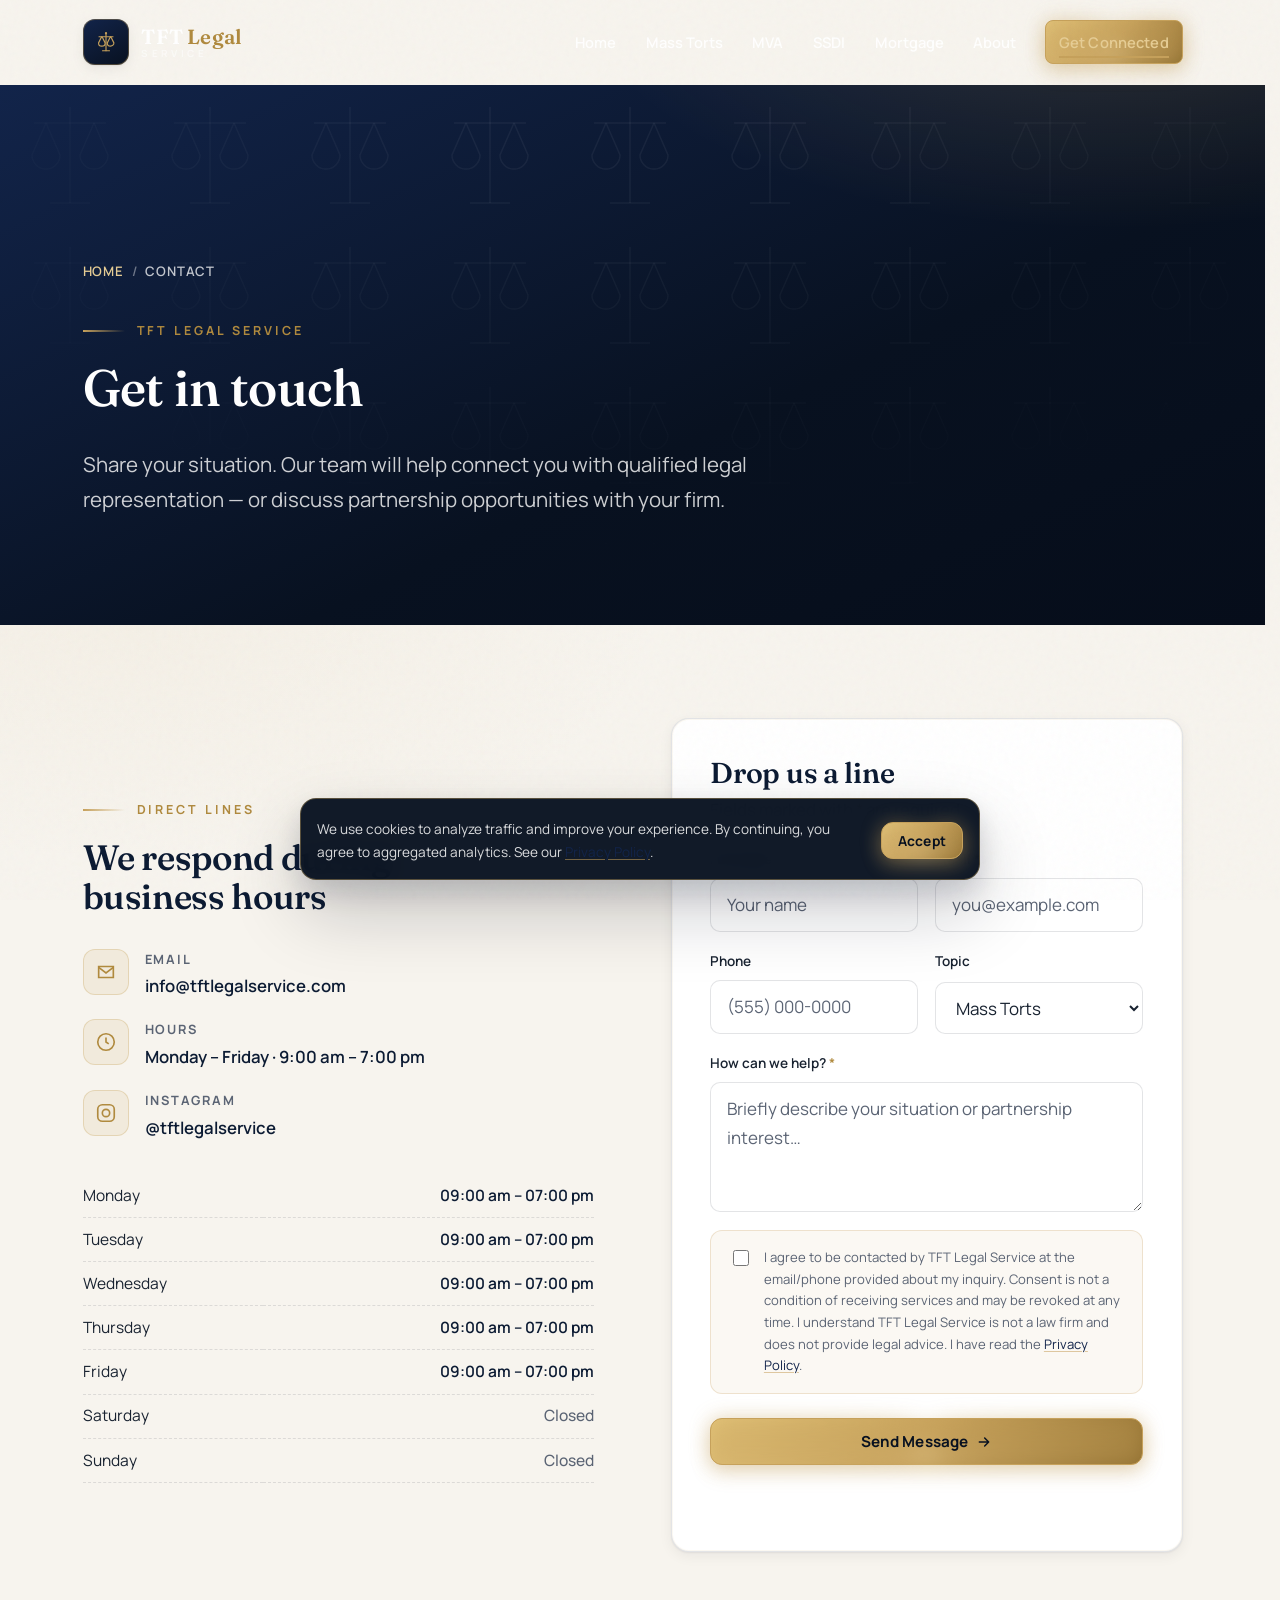
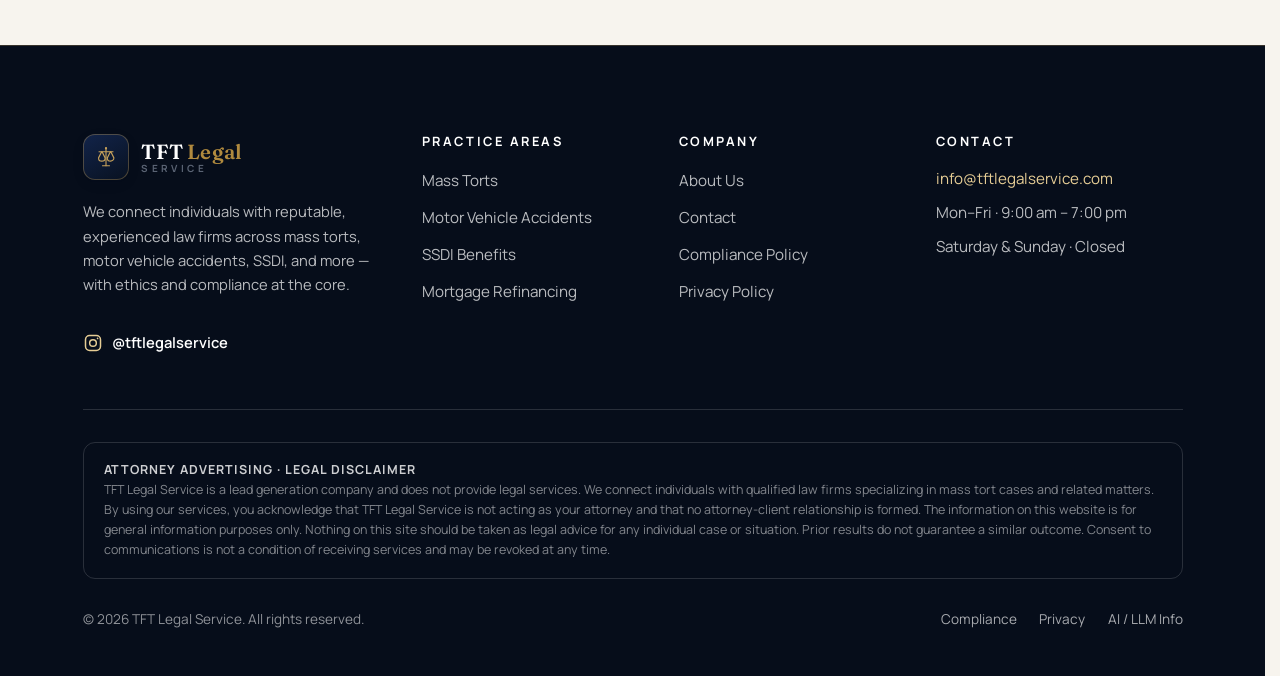
<file: contact.html>
<!DOCTYPE html>
<html lang="en-US">
<head>
  <meta charset="utf-8">
  <meta name="viewport" content="width=device-width, initial-scale=1, viewport-fit=cover">
  <title>Contact Us | TFT Legal Service — Get Connected with Counsel</title>
  <meta name="description" content="Contact TFT Legal Service at info@tftlegalservice.com. Hours Mon–Fri 9am–7pm. Tell us about your situation and we will help connect you with a qualified law firm.">
  <meta name="keywords" content="contact TFT Legal Service, info@tftlegalservice.com, legal lead generation contact, mass tort intake">
  <meta name="author" content="TFT Legal Service">
  <meta name="publisher" content="TFT Legal Service">
  <meta name="robots" content="index, follow, max-image-preview:large, max-snippet:-1, max-video-preview:-1">
  <meta name="googlebot" content="index, follow, max-image-preview:large, max-snippet:-1, max-video-preview:-1">
  <meta name="bingbot" content="index, follow">
  <meta name="language" content="English">
  <meta name="geo.region" content="US">
  <meta name="rating" content="general">
  <meta name="referrer" content="strict-origin-when-cross-origin">
  <meta name="theme-color" content="#0c1b33">
  <meta name="color-scheme" content="light">
  <meta name="format-detection" content="telephone=yes">
  <link rel="canonical" href="https://www.tftlegalservice.com/contact.html">
  <link rel="alternate" hreflang="en-us" href="https://www.tftlegalservice.com/contact.html">
  <link rel="alternate" hreflang="x-default" href="https://www.tftlegalservice.com/contact.html">
  <link rel="author" href="humans.txt">
  <link rel="manifest" href="site.webmanifest">
  <link rel="icon" href="assets/img/favicon.svg" type="image/svg+xml">
  <link rel="apple-touch-icon" href="assets/img/apple-touch-icon.png">
  <link rel="sitemap" type="application/xml" title="Sitemap" href="sitemap.xml">

  <!-- Open Graph -->
  <meta property="og:type" content="website">
  <meta property="og:site_name" content="TFT Legal Service">
  <meta property="og:locale" content="en_US">
  <meta property="og:title" content="Contact Us | TFT Legal Service — Get Connected with Counsel">
  <meta property="og:description" content="Contact TFT Legal Service at info@tftlegalservice.com. Hours Mon–Fri 9am–7pm. Tell us about your situation and we will help connect you with a qualified law firm.">
  <meta property="og:url" content="https://www.tftlegalservice.com/contact.html">
  <meta property="og:image" content="https://www.tftlegalservice.com/assets/img/og-share.jpg">
  <meta property="og:image:width" content="1200">
  <meta property="og:image:height" content="630">
  <meta property="og:image:alt" content="TFT Legal Service — Connecting people with trusted legal representation">

  <!-- Twitter / X -->
  <meta name="twitter:card" content="summary_large_image">
  <meta name="twitter:title" content="Contact Us | TFT Legal Service — Get Connected with Counsel">
  <meta name="twitter:description" content="Contact TFT Legal Service at info@tftlegalservice.com. Hours Mon–Fri 9am–7pm. Tell us about your situation and we will help connect you with a qualified law firm.">
  <meta name="twitter:image" content="https://www.tftlegalservice.com/assets/img/og-share.jpg">
  <meta name="twitter:image:alt" content="TFT Legal Service">

  <!-- AI / discovery hints -->
  <link rel="describedby" href="llms.txt" type="text/plain" title="LLM / AI site summary">
  <meta name="ai-content-declaration" content="human-authored company website content">

  <link rel="preconnect" href="https://fonts.googleapis.com">
  <link rel="preconnect" href="https://fonts.gstatic.com" crossorigin>
  <link href="https://fonts.googleapis.com/css2?family=Fraunces:opsz,wght@9..144,500;9..144,600;9..144,700&family=Manrope:wght@400;500;600;700;800&display=swap" rel="stylesheet">
  <link rel="stylesheet" href="assets/css/styles.css">

<script type="application/ld+json">
{
  "@context": "https://schema.org",
  "@type": ["Organization", "ProfessionalService"],
  "@id": "https://www.tftlegalservice.com/#organization",
  "name": "TFT Legal Service",
  "alternateName": ["TFT Legal", "TFT Legal Services"],
  "url": "https://www.tftlegalservice.com/",
  "logo": {
    "@type": "ImageObject",
    "url": "https://www.tftlegalservice.com/assets/img/icon-512.png",
    "width": 512,
    "height": 512
  },
  "image": "https://www.tftlegalservice.com/assets/img/og-share.jpg",
  "description": "TFT Legal Service is a lead generation and legal marketing company that connects individuals with qualified law firms specializing in mass torts, motor vehicle accidents, SSDI, and related practice areas.",
  "email": "info@tftlegalservice.com",
  "sameAs": [
    "https://www.instagram.com/tftlegalservice"
  ],
  "foundingDate": "2024",
  "founder": {
    "@type": "Person",
    "name": "Giselle Leite",
    "jobTitle": "Founder",
    "description": "Brazilian-American entrepreneur and law graduate who founded TFT Legal Service to connect people with accessible, reputable legal representation."
  },
  "employee": [
    {
      "@type": "Person",
      "name": "Giselle Leite",
      "jobTitle": "Founder"
    },
    {
      "@type": "Person",
      "name": "Dr. Gabriel Saboia",
      "jobTitle": "Legal Marketing Partner"
    }
  ],
  "areaServed": {
    "@type": "Country",
    "name": "United States"
  },
  "knowsAbout": [
    "Mass Tort Lead Generation",
    "Motor Vehicle Accident Referrals",
    "Social Security Disability Insurance",
    "Legal Marketing Compliance",
    "TCPA Compliance"
  ],
  "slogan": "Connecting people with trusted legal representation",
  "contactPoint": {
    "@type": "ContactPoint",
    "contactType": "customer service",
    "email": "info@tftlegalservice.com",
    "availableLanguage": ["English", "Portuguese"],
    "hoursAvailable": {
      "@type": "OpeningHoursSpecification",
      "dayOfWeek": ["Monday", "Tuesday", "Wednesday", "Thursday", "Friday"],
      "opens": "09:00",
      "closes": "19:00"
    }
  },
  "disclaimer": "TFT Legal Service is a lead generation company and does not provide legal services. No attorney-client relationship is formed through use of this website."
}
</script>
<script type="application/ld+json">
{
  "@context": "https://schema.org",
  "@type": "ContactPage",
  "url": "https://www.tftlegalservice.com/contact.html",
  "name": "Contact TFT Legal Service",
  "description": "Contact TFT Legal Service by email or form. Hours Monday–Friday 9:00 am – 7:00 pm.",
  "mainEntity": { "@id": "https://www.tftlegalservice.com/#organization" }
}
</script>
<script type="application/ld+json">
{
  "@context": "https://schema.org",
  "@type": "BreadcrumbList",
  "itemListElement": [
    {
      "@type": "ListItem",
      "position": 1,
      "name": "Home",
      "item": "https://www.tftlegalservice.com/"
    },
    {
      "@type": "ListItem",
      "position": 2,
      "name": "Contact",
      "item": "https://www.tftlegalservice.com/contact.html"
    }
  ]
}
</script>
</head>
<body>
  <div class="scroll-progress" aria-hidden="true"></div>
<a class="skip-link" href="#main">Skip to main content</a>
  <header class="site-header" role="banner">
    <div class="container header-inner">
      <a class="brand" href="index.html" aria-label="TFT Legal Service — Home">
        <span class="brand-mark"><svg viewBox="0 0 64 64" aria-hidden="true" focusable="false">
  <g fill="none" stroke="#C6A15B" stroke-width="2.6" stroke-linecap="round" stroke-linejoin="round">
    <path d="M32 12v40"/><path d="M24 52h16"/><path d="M16 20h32"/>
    <path d="M22 20l-7 14a7.5 7.5 0 0 0 15 0l-7-14"/>
    <path d="M42 20l-7 14a7.5 7.5 0 0 0 15 0l-7-14"/>
  </g>
  <circle cx="32" cy="12" r="2.6" fill="#C6A15B"/>
</svg></span>
        <span class="brand-text">
          <span class="brand-name">TFT <em>Legal</em></span>
          <span class="brand-sub">Service</span>
        </span>
      </a>
      <button class="nav-toggle" type="button" aria-expanded="false" aria-controls="primary-nav" aria-label="Open menu">
        <span></span>
      </button>
      <nav class="main-nav" id="primary-nav" aria-label="Primary">
      <a href="index.html">Home</a>
      <a href="torts.html">Mass Torts</a>
      <a href="mva.html">MVA</a>
      <a href="ssdi.html">SSDI</a>
      <a href="mortgage.html">Mortgage</a>
      <a href="about.html">About</a>
        <a class="btn btn--gold btn--sm nav-cta" href="contact.html" aria-current="page">Get Connected</a>
      </nav>
    </div>
  </header>

  <main id="main">
  <section class="page-hero">
    <div class="container">
      <nav aria-label="Breadcrumb">
        <ol class="breadcrumbs">
          <li><a href="index.html">Home</a></li><li aria-current="page">Contact</li>
        </ol>
      </nav>
      <p class="eyebrow">TFT Legal Service</p>
      <h1 class="display-lg">Get in touch</h1>
      <p class="lede">Share your situation. Our team will help connect you with qualified legal representation — or discuss partnership opportunities with your firm.</p>
    </div>
  </section>


    <section class="section">
      <div class="container split">
        <div class="reveal">
          <p class="eyebrow">Direct Lines</p>
          <h2 class="display-md">We respond during business hours</h2>
          <ul class="info-list" style="margin:2rem 0">
            <li>
              <span class="info-icon" aria-hidden="true"><svg viewBox="0 0 24 24" fill="none" stroke="currentColor" stroke-width="1.8"><path d="M4 6h16v12H4z"/><path d="m4 7 8 6 8-6"/></svg></span>
              <div><strong>Email</strong><a href="mailto:info@tftlegalservice.com">info@tftlegalservice.com</a></div>
            </li>
            <li>
              <span class="info-icon" aria-hidden="true"><svg viewBox="0 0 24 24" fill="none" stroke="currentColor" stroke-width="1.8"><circle cx="12" cy="12" r="9"/><path d="M12 7v5l3 2"/></svg></span>
              <div><strong>Hours</strong><span class="val">Monday – Friday · 9:00 am – 7:00 pm</span></div>
            </li>
            <li>
              <span class="info-icon" aria-hidden="true"><svg viewBox="0 0 24 24" fill="none" stroke="currentColor" stroke-width="1.8"><rect x="3" y="3" width="18" height="18" rx="5"/><circle cx="12" cy="12" r="4"/></svg></span>
              <div><strong>Instagram</strong><a href="https://www.instagram.com/tftlegalservice" target="_blank" rel="noopener noreferrer">@tftlegalservice</a></div>
            </li>
          </ul>
          <table class="hours-table" aria-label="Business hours">
            <tbody>
              <tr><td>Monday</td><td>09:00 am – 07:00 pm</td></tr>
              <tr><td>Tuesday</td><td>09:00 am – 07:00 pm</td></tr>
              <tr><td>Wednesday</td><td>09:00 am – 07:00 pm</td></tr>
              <tr><td>Thursday</td><td>09:00 am – 07:00 pm</td></tr>
              <tr><td>Friday</td><td>09:00 am – 07:00 pm</td></tr>
              <tr class="is-closed"><td>Saturday</td><td>Closed</td></tr>
              <tr class="is-closed"><td>Sunday</td><td>Closed</td></tr>
            </tbody>
          </table>
        </div>
        <div class="form-card reveal">
          <h2 class="display-md" style="font-size:1.8rem;margin-bottom:0.4rem">Drop us a line</h2>
          <p style="color:var(--muted);margin-top:0;margin-bottom:1.5rem">Fields marked with <span style="color:var(--gold-strong)">*</span> are required.</p>
          <form data-intake-form action="mailto:info@tftlegalservice.com" method="post" enctype="text/plain" data-endpoint-fallback="info@tftlegalservice.com">
            <div class="form-grid">
              <div class="form-field">
                <label for="name">Full name <span class="req">*</span></label>
                <input id="name" name="name" type="text" autocomplete="name" required placeholder="Your name">
                <span class="field-error">Please enter your name.</span>
              </div>
              <div class="form-field">
                <label for="email">Email <span class="req">*</span></label>
                <input id="email" name="email" type="email" autocomplete="email" required placeholder="you@example.com">
                <span class="field-error">Please enter a valid email.</span>
              </div>
              <div class="form-field">
                <label for="phone">Phone</label>
                <input id="phone" name="phone" type="tel" autocomplete="tel" placeholder="(555) 000-0000">
              </div>
              <div class="form-field">
                <label for="topic">Topic</label>
                <select id="topic" name="topic">
                  <option value="Mass Torts">Mass Torts</option>
                  <option value="Motor Vehicle Accident">Motor Vehicle Accident</option>
                  <option value="SSDI">SSDI</option>
                  <option value="Mortgage">Mortgage Refinancing</option>
                  <option value="Law Firm Partnership">Law Firm Partnership</option>
                  <option value="General inquiry">General Inquiry</option>
                </select>
              </div>
              <div class="form-field form-field--full">
                <label for="message">How can we help? <span class="req">*</span></label>
                <textarea id="message" name="message" required placeholder="Briefly describe your situation or partnership interest…"></textarea>
                <span class="field-error">Please share a short message.</span>
              </div>
              <label class="consent">
                <input type="checkbox" name="consent" required>
                <span>I agree to be contacted by TFT Legal Service at the email/phone provided about my inquiry. Consent is not a condition of receiving services and may be revoked at any time. I understand TFT Legal Service is not a law firm and does not provide legal advice. I have read the <a href="privacy.html">Privacy Policy</a>.</span>
              </label>
              <div class="form-field form-field--full" style="margin-top:0.4rem">
                <button class="btn btn--gold" type="submit">Send Message <svg viewBox="0 0 24 24" fill="none" stroke="currentColor" stroke-width="2.2" stroke-linecap="round" stroke-linejoin="round" aria-hidden="true"><path d="M5 12h14M13 6l6 6-6 6"/></svg></button>
              </div>
              <p class="form-status" role="status" aria-live="polite"></p>
            </div>
          </form>
        </div>
      </div>
    </section>
  </main>
  <footer class="site-footer" role="contentinfo">
    <div class="container">
      <div class="footer-grid">
        <div class="footer-brand">
          <a class="brand" href="index.html" aria-label="TFT Legal Service">
            <span class="brand-mark"><svg viewBox="0 0 64 64" aria-hidden="true" focusable="false">
  <g fill="none" stroke="#C6A15B" stroke-width="2.6" stroke-linecap="round" stroke-linejoin="round">
    <path d="M32 12v40"/><path d="M24 52h16"/><path d="M16 20h32"/>
    <path d="M22 20l-7 14a7.5 7.5 0 0 0 15 0l-7-14"/>
    <path d="M42 20l-7 14a7.5 7.5 0 0 0 15 0l-7-14"/>
  </g>
  <circle cx="32" cy="12" r="2.6" fill="#C6A15B"/>
</svg></span>
            <span class="brand-text">
              <span class="brand-name" style="color:#fff">TFT <em>Legal</em></span>
              <span class="brand-sub">Service</span>
            </span>
          </a>
          <p style="margin-top:1.2rem">We connect individuals with reputable, experienced law firms across mass torts, motor vehicle accidents, SSDI, and more — with ethics and compliance at the core.</p>
          <a class="social-link" href="https://www.instagram.com/tftlegalservice" target="_blank" rel="noopener noreferrer me" aria-label="TFT Legal Service on Instagram">
            <svg viewBox="0 0 24 24" fill="none" stroke="currentColor" stroke-width="1.8" aria-hidden="true"><rect x="3" y="3" width="18" height="18" rx="5"/><circle cx="12" cy="12" r="4"/><circle cx="17.5" cy="6.5" r="1" fill="currentColor" stroke="none"/></svg>
            @tftlegalservice
          </a>
        </div>
        <div>
          <h4>Practice Areas</h4>
          <ul class="footer-links">
            <li><a href="torts.html">Mass Torts</a></li>
            <li><a href="mva.html">Motor Vehicle Accidents</a></li>
            <li><a href="ssdi.html">SSDI Benefits</a></li>
            <li><a href="mortgage.html">Mortgage Refinancing</a></li>
          </ul>
        </div>
        <div>
          <h4>Company</h4>
          <ul class="footer-links">
            <li><a href="about.html">About Us</a></li>
            <li><a href="contact.html">Contact</a></li>
            <li><a href="compliance.html">Compliance Policy</a></li>
            <li><a href="privacy.html">Privacy Policy</a></li>
          </ul>
        </div>
        <div>
          <h4>Contact</h4>
          <div class="footer-contact">
            <div><a href="mailto:info@tftlegalservice.com">info@tftlegalservice.com</a></div>
            <div>Mon–Fri · 9:00 am – 7:00 pm</div>
            <div>Saturday &amp; Sunday · Closed</div>
          </div>
        </div>
      </div>
      <div class="footer-legal">
        <div class="disclaimer">
          <strong>ATTORNEY ADVERTISING · LEGAL DISCLAIMER</strong><br>
          TFT Legal Service is a lead generation company and does not provide legal services. We connect individuals with qualified law firms specializing in mass tort cases and related matters. By using our services, you acknowledge that TFT Legal Service is not acting as your attorney and that no attorney-client relationship is formed. The information on this website is for general information purposes only. Nothing on this site should be taken as legal advice for any individual case or situation. Prior results do not guarantee a similar outcome. Consent to communications is not a condition of receiving services and may be revoked at any time.
        </div>
        <div class="footer-bottom">
          <p>© <span data-year>2026</span> TFT Legal Service. All rights reserved.</p>
          <nav aria-label="Legal">
            <a href="compliance.html">Compliance</a>
            <a href="privacy.html">Privacy</a>
            <a href="llms.txt">AI / LLM Info</a>
          </nav>
        </div>
      </div>
    </div>
  </footer>

  <div class="cookie-banner" role="dialog" aria-label="Cookie notice" aria-live="polite">
    <p>We use cookies to analyze traffic and improve your experience. By continuing, you agree to aggregated analytics. See our <a href="privacy.html">Privacy Policy</a>.</p>
    <button class="btn btn--gold btn--sm" type="button" data-cookie-accept>Accept</button>
  </div>
  <script src="assets/js/main.js" defer></script>
</body>
</html>
</file>
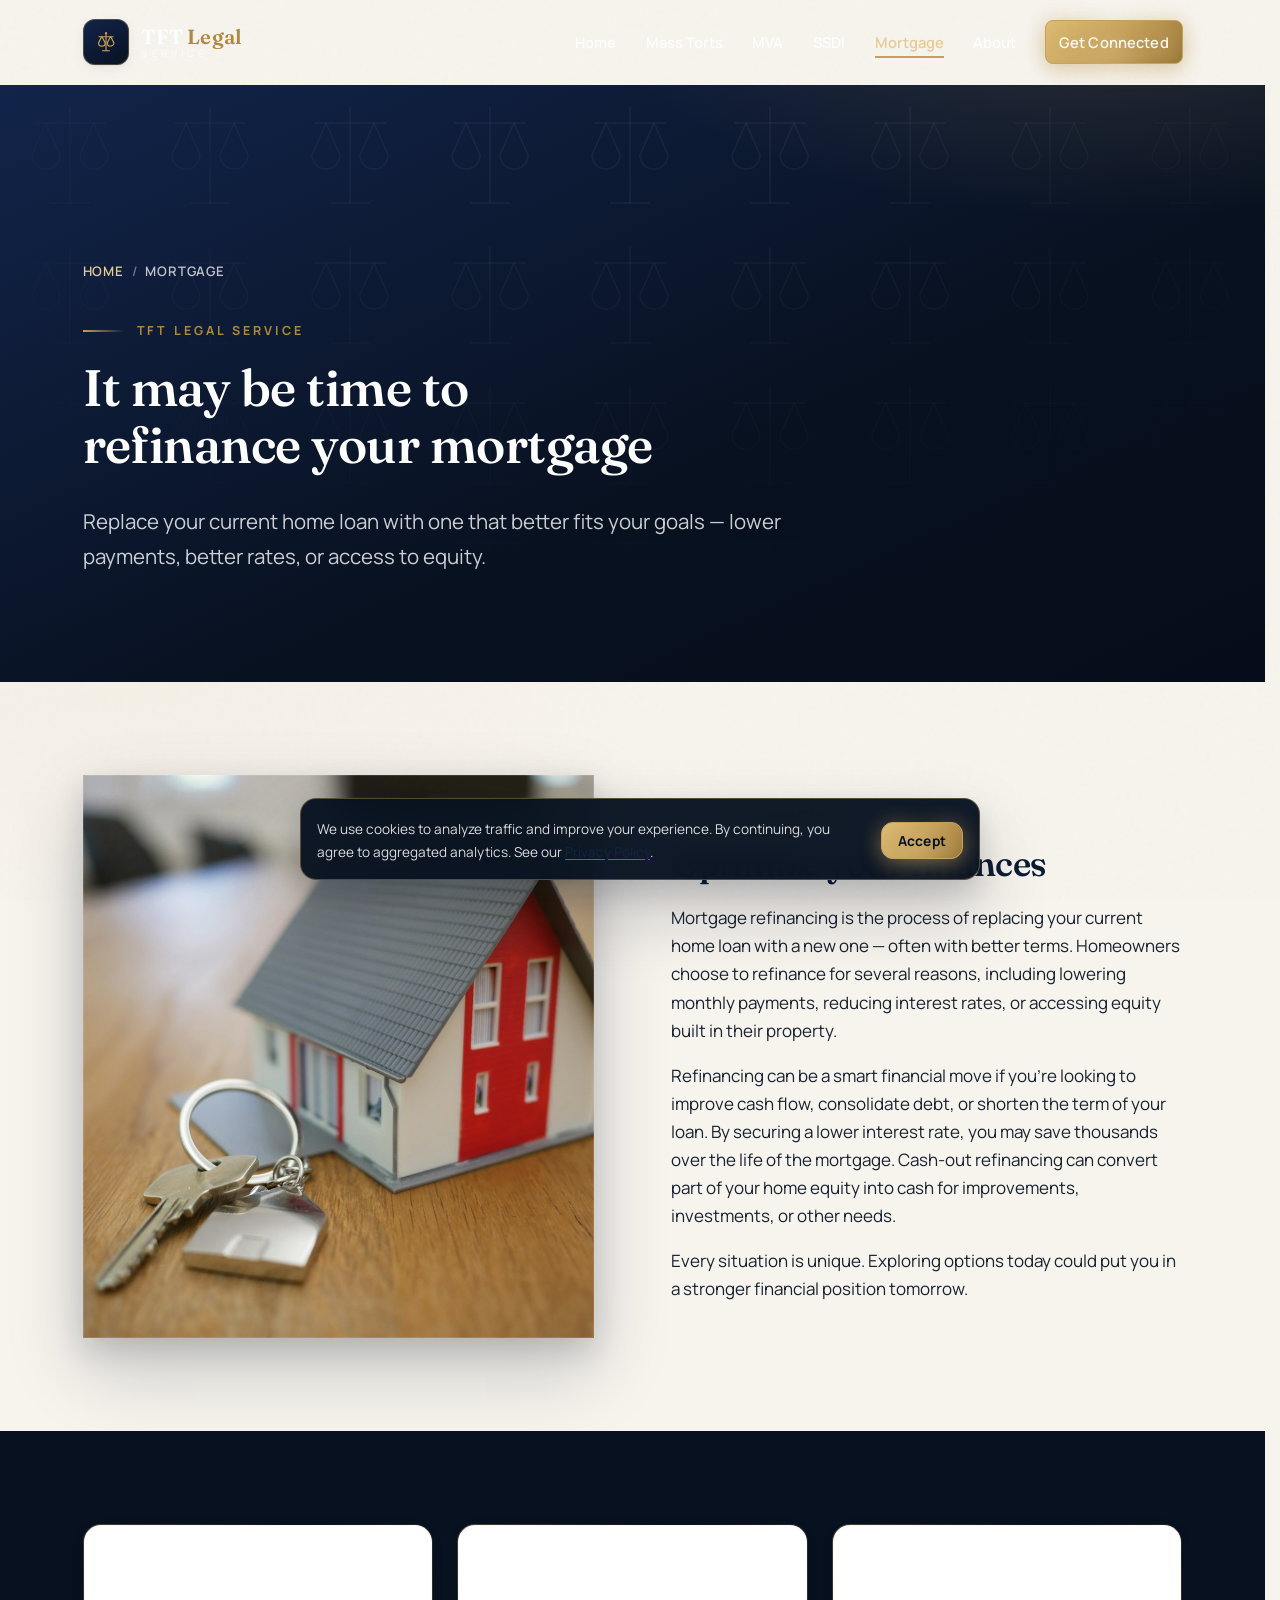
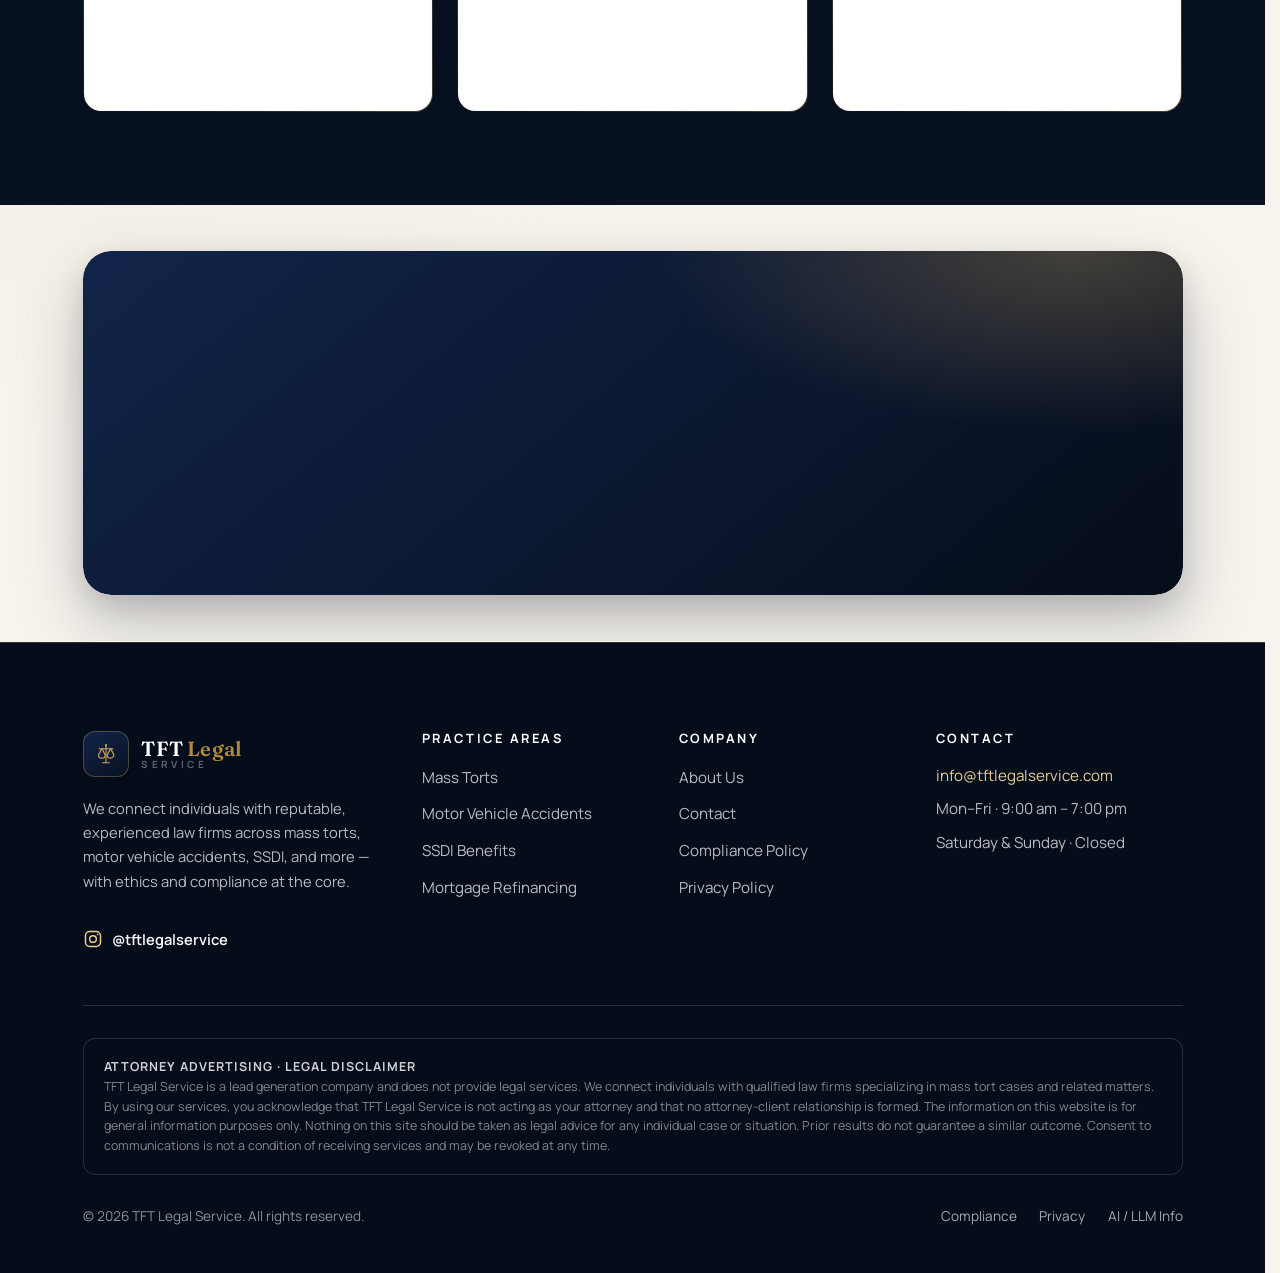
<file: mortgage.html>
<!DOCTYPE html>
<html lang="en-US">
<head>
  <meta charset="utf-8">
  <meta name="viewport" content="width=device-width, initial-scale=1, viewport-fit=cover">
  <title>Mortgage Refinancing | TFT Legal Service — Optimize Your Home Loan</title>
  <meta name="description" content="It may be time to refinance your mortgage. Learn how refinancing can lower payments, reduce rates, or unlock equity. TFT Legal Service connects homeowners with trusted referral partners.">
  <meta name="keywords" content="mortgage refinancing, refinance home loan, lower mortgage rate, cash-out refinance, home equity">
  <meta name="author" content="TFT Legal Service">
  <meta name="publisher" content="TFT Legal Service">
  <meta name="robots" content="index, follow, max-image-preview:large, max-snippet:-1, max-video-preview:-1">
  <meta name="googlebot" content="index, follow, max-image-preview:large, max-snippet:-1, max-video-preview:-1">
  <meta name="bingbot" content="index, follow">
  <meta name="language" content="English">
  <meta name="geo.region" content="US">
  <meta name="rating" content="general">
  <meta name="referrer" content="strict-origin-when-cross-origin">
  <meta name="theme-color" content="#0c1b33">
  <meta name="color-scheme" content="light">
  <meta name="format-detection" content="telephone=yes">
  <link rel="canonical" href="https://www.tftlegalservice.com/mortgage.html">
  <link rel="alternate" hreflang="en-us" href="https://www.tftlegalservice.com/mortgage.html">
  <link rel="alternate" hreflang="x-default" href="https://www.tftlegalservice.com/mortgage.html">
  <link rel="author" href="humans.txt">
  <link rel="manifest" href="site.webmanifest">
  <link rel="icon" href="assets/img/favicon.svg" type="image/svg+xml">
  <link rel="apple-touch-icon" href="assets/img/apple-touch-icon.png">
  <link rel="sitemap" type="application/xml" title="Sitemap" href="sitemap.xml">

  <!-- Open Graph -->
  <meta property="og:type" content="website">
  <meta property="og:site_name" content="TFT Legal Service">
  <meta property="og:locale" content="en_US">
  <meta property="og:title" content="Mortgage Refinancing | TFT Legal Service — Optimize Your Home Loan">
  <meta property="og:description" content="It may be time to refinance your mortgage. Learn how refinancing can lower payments, reduce rates, or unlock equity. TFT Legal Service connects homeowners with trusted referral partners.">
  <meta property="og:url" content="https://www.tftlegalservice.com/mortgage.html">
  <meta property="og:image" content="https://www.tftlegalservice.com/assets/img/og-share.jpg">
  <meta property="og:image:width" content="1200">
  <meta property="og:image:height" content="630">
  <meta property="og:image:alt" content="TFT Legal Service — Connecting people with trusted legal representation">

  <!-- Twitter / X -->
  <meta name="twitter:card" content="summary_large_image">
  <meta name="twitter:title" content="Mortgage Refinancing | TFT Legal Service — Optimize Your Home Loan">
  <meta name="twitter:description" content="It may be time to refinance your mortgage. Learn how refinancing can lower payments, reduce rates, or unlock equity. TFT Legal Service connects homeowners with trusted referral partners.">
  <meta name="twitter:image" content="https://www.tftlegalservice.com/assets/img/og-share.jpg">
  <meta name="twitter:image:alt" content="TFT Legal Service">

  <!-- AI / discovery hints -->
  <link rel="describedby" href="llms.txt" type="text/plain" title="LLM / AI site summary">
  <meta name="ai-content-declaration" content="human-authored company website content">

  <link rel="preconnect" href="https://fonts.googleapis.com">
  <link rel="preconnect" href="https://fonts.gstatic.com" crossorigin>
  <link href="https://fonts.googleapis.com/css2?family=Fraunces:opsz,wght@9..144,500;9..144,600;9..144,700&family=Manrope:wght@400;500;600;700;800&display=swap" rel="stylesheet">
  <link rel="stylesheet" href="assets/css/styles.css">

<script type="application/ld+json">
{
  "@context": "https://schema.org",
  "@type": ["Organization", "ProfessionalService"],
  "@id": "https://www.tftlegalservice.com/#organization",
  "name": "TFT Legal Service",
  "alternateName": ["TFT Legal", "TFT Legal Services"],
  "url": "https://www.tftlegalservice.com/",
  "logo": {
    "@type": "ImageObject",
    "url": "https://www.tftlegalservice.com/assets/img/icon-512.png",
    "width": 512,
    "height": 512
  },
  "image": "https://www.tftlegalservice.com/assets/img/og-share.jpg",
  "description": "TFT Legal Service is a lead generation and legal marketing company that connects individuals with qualified law firms specializing in mass torts, motor vehicle accidents, SSDI, and related practice areas.",
  "email": "info@tftlegalservice.com",
  "sameAs": [
    "https://www.instagram.com/tftlegalservice"
  ],
  "foundingDate": "2024",
  "founder": {
    "@type": "Person",
    "name": "Giselle Leite",
    "jobTitle": "Founder",
    "description": "Brazilian-American entrepreneur and law graduate who founded TFT Legal Service to connect people with accessible, reputable legal representation."
  },
  "employee": [
    {
      "@type": "Person",
      "name": "Giselle Leite",
      "jobTitle": "Founder"
    },
    {
      "@type": "Person",
      "name": "Dr. Gabriel Saboia",
      "jobTitle": "Legal Marketing Partner"
    }
  ],
  "areaServed": {
    "@type": "Country",
    "name": "United States"
  },
  "knowsAbout": [
    "Mass Tort Lead Generation",
    "Motor Vehicle Accident Referrals",
    "Social Security Disability Insurance",
    "Legal Marketing Compliance",
    "TCPA Compliance"
  ],
  "slogan": "Connecting people with trusted legal representation",
  "contactPoint": {
    "@type": "ContactPoint",
    "contactType": "customer service",
    "email": "info@tftlegalservice.com",
    "availableLanguage": ["English", "Portuguese"],
    "hoursAvailable": {
      "@type": "OpeningHoursSpecification",
      "dayOfWeek": ["Monday", "Tuesday", "Wednesday", "Thursday", "Friday"],
      "opens": "09:00",
      "closes": "19:00"
    }
  },
  "disclaimer": "TFT Legal Service is a lead generation company and does not provide legal services. No attorney-client relationship is formed through use of this website."
}
</script>
<script type="application/ld+json">
{
  "@context": "https://schema.org",
  "@type": "BreadcrumbList",
  "itemListElement": [
    {
      "@type": "ListItem",
      "position": 1,
      "name": "Home",
      "item": "https://www.tftlegalservice.com/"
    },
    {
      "@type": "ListItem",
      "position": 2,
      "name": "Mortgage Refinancing",
      "item": "https://www.tftlegalservice.com/mortgage.html"
    }
  ]
}
</script>
</head>
<body>
  <div class="scroll-progress" aria-hidden="true"></div>
<a class="skip-link" href="#main">Skip to main content</a>
  <header class="site-header" role="banner">
    <div class="container header-inner">
      <a class="brand" href="index.html" aria-label="TFT Legal Service — Home">
        <span class="brand-mark"><svg viewBox="0 0 64 64" aria-hidden="true" focusable="false">
  <g fill="none" stroke="#C6A15B" stroke-width="2.6" stroke-linecap="round" stroke-linejoin="round">
    <path d="M32 12v40"/><path d="M24 52h16"/><path d="M16 20h32"/>
    <path d="M22 20l-7 14a7.5 7.5 0 0 0 15 0l-7-14"/>
    <path d="M42 20l-7 14a7.5 7.5 0 0 0 15 0l-7-14"/>
  </g>
  <circle cx="32" cy="12" r="2.6" fill="#C6A15B"/>
</svg></span>
        <span class="brand-text">
          <span class="brand-name">TFT <em>Legal</em></span>
          <span class="brand-sub">Service</span>
        </span>
      </a>
      <button class="nav-toggle" type="button" aria-expanded="false" aria-controls="primary-nav" aria-label="Open menu">
        <span></span>
      </button>
      <nav class="main-nav" id="primary-nav" aria-label="Primary">
      <a href="index.html">Home</a>
      <a href="torts.html">Mass Torts</a>
      <a href="mva.html">MVA</a>
      <a href="ssdi.html">SSDI</a>
      <a href="mortgage.html" aria-current="page">Mortgage</a>
      <a href="about.html">About</a>
        <a class="btn btn--gold btn--sm nav-cta" href="contact.html">Get Connected</a>
      </nav>
    </div>
  </header>

  <main id="main">
  <section class="page-hero">
    <div class="container">
      <nav aria-label="Breadcrumb">
        <ol class="breadcrumbs">
          <li><a href="index.html">Home</a></li><li aria-current="page">Mortgage</li>
        </ol>
      </nav>
      <p class="eyebrow">TFT Legal Service</p>
      <h1 class="display-lg">It may be time to refinance your mortgage</h1>
      <p class="lede">Replace your current home loan with one that better fits your goals — lower payments, better rates, or access to equity.</p>
    </div>
  </section>


    <section class="section">
      <div class="container split">
        <div class="media-frame reveal">
          <img src="assets/img/mortgage-hero.jpg" width="1400" height="933" alt="House keys representing mortgage refinancing opportunities" loading="eager" decoding="async" fetchpriority="high">
        </div>
        <div class="reveal">
          <p class="eyebrow">Refinancing</p>
          <h2 class="display-md">Optimize your finances</h2>
          <p>Mortgage refinancing is the process of replacing your current home loan with a new one — often with better terms. Homeowners choose to refinance for several reasons, including lowering monthly payments, reducing interest rates, or accessing equity built in their property.</p>
          <p>Refinancing can be a smart financial move if you’re looking to improve cash flow, consolidate debt, or shorten the term of your loan. By securing a lower interest rate, you may save thousands over the life of the mortgage. Cash-out refinancing can convert part of your home equity into cash for improvements, investments, or other needs.</p>
          <p>Every situation is unique. Exploring options today could put you in a stronger financial position tomorrow.</p>
        </div>
      </div>
    </section>

    <section class="section section--dark">
      <div class="container">
        <div class="grid grid--3" data-stagger>
          <article class="card card--navy reveal"><h3>Lower Payments</h3><p>A better rate or longer term can free monthly cash flow for other priorities.</p></article>
          <article class="card card--navy reveal"><h3>Rate Reduction</h3><p>Market shifts may allow you to lock a meaningfully lower interest rate.</p></article>
          <article class="card card--navy reveal"><h3>Equity Access</h3><p>Cash-out refinance can fund renovations, consolidation, or other goals.</p></article>
        </div>
      </div>
    </section>

    <section class="section section--tight">
      <div class="container">
        <div class="cta-band reveal">
          <h2 class="display-md">Ready to explore refinancing?</h2>
          <p>Contact TFT Legal Service and we will help connect you with a trusted referral partner.</p>
          <div class="hero-actions"><a class="btn btn--gold" href="contact.html">Get Started <svg viewBox="0 0 24 24" fill="none" stroke="currentColor" stroke-width="2.2" stroke-linecap="round" stroke-linejoin="round" aria-hidden="true"><path d="M5 12h14M13 6l6 6-6 6"/></svg></a></div>
        </div>
      </div>
    </section>
  </main>
  <footer class="site-footer" role="contentinfo">
    <div class="container">
      <div class="footer-grid">
        <div class="footer-brand">
          <a class="brand" href="index.html" aria-label="TFT Legal Service">
            <span class="brand-mark"><svg viewBox="0 0 64 64" aria-hidden="true" focusable="false">
  <g fill="none" stroke="#C6A15B" stroke-width="2.6" stroke-linecap="round" stroke-linejoin="round">
    <path d="M32 12v40"/><path d="M24 52h16"/><path d="M16 20h32"/>
    <path d="M22 20l-7 14a7.5 7.5 0 0 0 15 0l-7-14"/>
    <path d="M42 20l-7 14a7.5 7.5 0 0 0 15 0l-7-14"/>
  </g>
  <circle cx="32" cy="12" r="2.6" fill="#C6A15B"/>
</svg></span>
            <span class="brand-text">
              <span class="brand-name" style="color:#fff">TFT <em>Legal</em></span>
              <span class="brand-sub">Service</span>
            </span>
          </a>
          <p style="margin-top:1.2rem">We connect individuals with reputable, experienced law firms across mass torts, motor vehicle accidents, SSDI, and more — with ethics and compliance at the core.</p>
          <a class="social-link" href="https://www.instagram.com/tftlegalservice" target="_blank" rel="noopener noreferrer me" aria-label="TFT Legal Service on Instagram">
            <svg viewBox="0 0 24 24" fill="none" stroke="currentColor" stroke-width="1.8" aria-hidden="true"><rect x="3" y="3" width="18" height="18" rx="5"/><circle cx="12" cy="12" r="4"/><circle cx="17.5" cy="6.5" r="1" fill="currentColor" stroke="none"/></svg>
            @tftlegalservice
          </a>
        </div>
        <div>
          <h4>Practice Areas</h4>
          <ul class="footer-links">
            <li><a href="torts.html">Mass Torts</a></li>
            <li><a href="mva.html">Motor Vehicle Accidents</a></li>
            <li><a href="ssdi.html">SSDI Benefits</a></li>
            <li><a href="mortgage.html">Mortgage Refinancing</a></li>
          </ul>
        </div>
        <div>
          <h4>Company</h4>
          <ul class="footer-links">
            <li><a href="about.html">About Us</a></li>
            <li><a href="contact.html">Contact</a></li>
            <li><a href="compliance.html">Compliance Policy</a></li>
            <li><a href="privacy.html">Privacy Policy</a></li>
          </ul>
        </div>
        <div>
          <h4>Contact</h4>
          <div class="footer-contact">
            <div><a href="mailto:info@tftlegalservice.com">info@tftlegalservice.com</a></div>
            <div>Mon–Fri · 9:00 am – 7:00 pm</div>
            <div>Saturday &amp; Sunday · Closed</div>
          </div>
        </div>
      </div>
      <div class="footer-legal">
        <div class="disclaimer">
          <strong>ATTORNEY ADVERTISING · LEGAL DISCLAIMER</strong><br>
          TFT Legal Service is a lead generation company and does not provide legal services. We connect individuals with qualified law firms specializing in mass tort cases and related matters. By using our services, you acknowledge that TFT Legal Service is not acting as your attorney and that no attorney-client relationship is formed. The information on this website is for general information purposes only. Nothing on this site should be taken as legal advice for any individual case or situation. Prior results do not guarantee a similar outcome. Consent to communications is not a condition of receiving services and may be revoked at any time.
        </div>
        <div class="footer-bottom">
          <p>© <span data-year>2026</span> TFT Legal Service. All rights reserved.</p>
          <nav aria-label="Legal">
            <a href="compliance.html">Compliance</a>
            <a href="privacy.html">Privacy</a>
            <a href="llms.txt">AI / LLM Info</a>
          </nav>
        </div>
      </div>
    </div>
  </footer>

  <div class="cookie-banner" role="dialog" aria-label="Cookie notice" aria-live="polite">
    <p>We use cookies to analyze traffic and improve your experience. By continuing, you agree to aggregated analytics. See our <a href="privacy.html">Privacy Policy</a>.</p>
    <button class="btn btn--gold btn--sm" type="button" data-cookie-accept>Accept</button>
  </div>
  <script src="assets/js/main.js" defer></script>
</body>
</html>
</file>
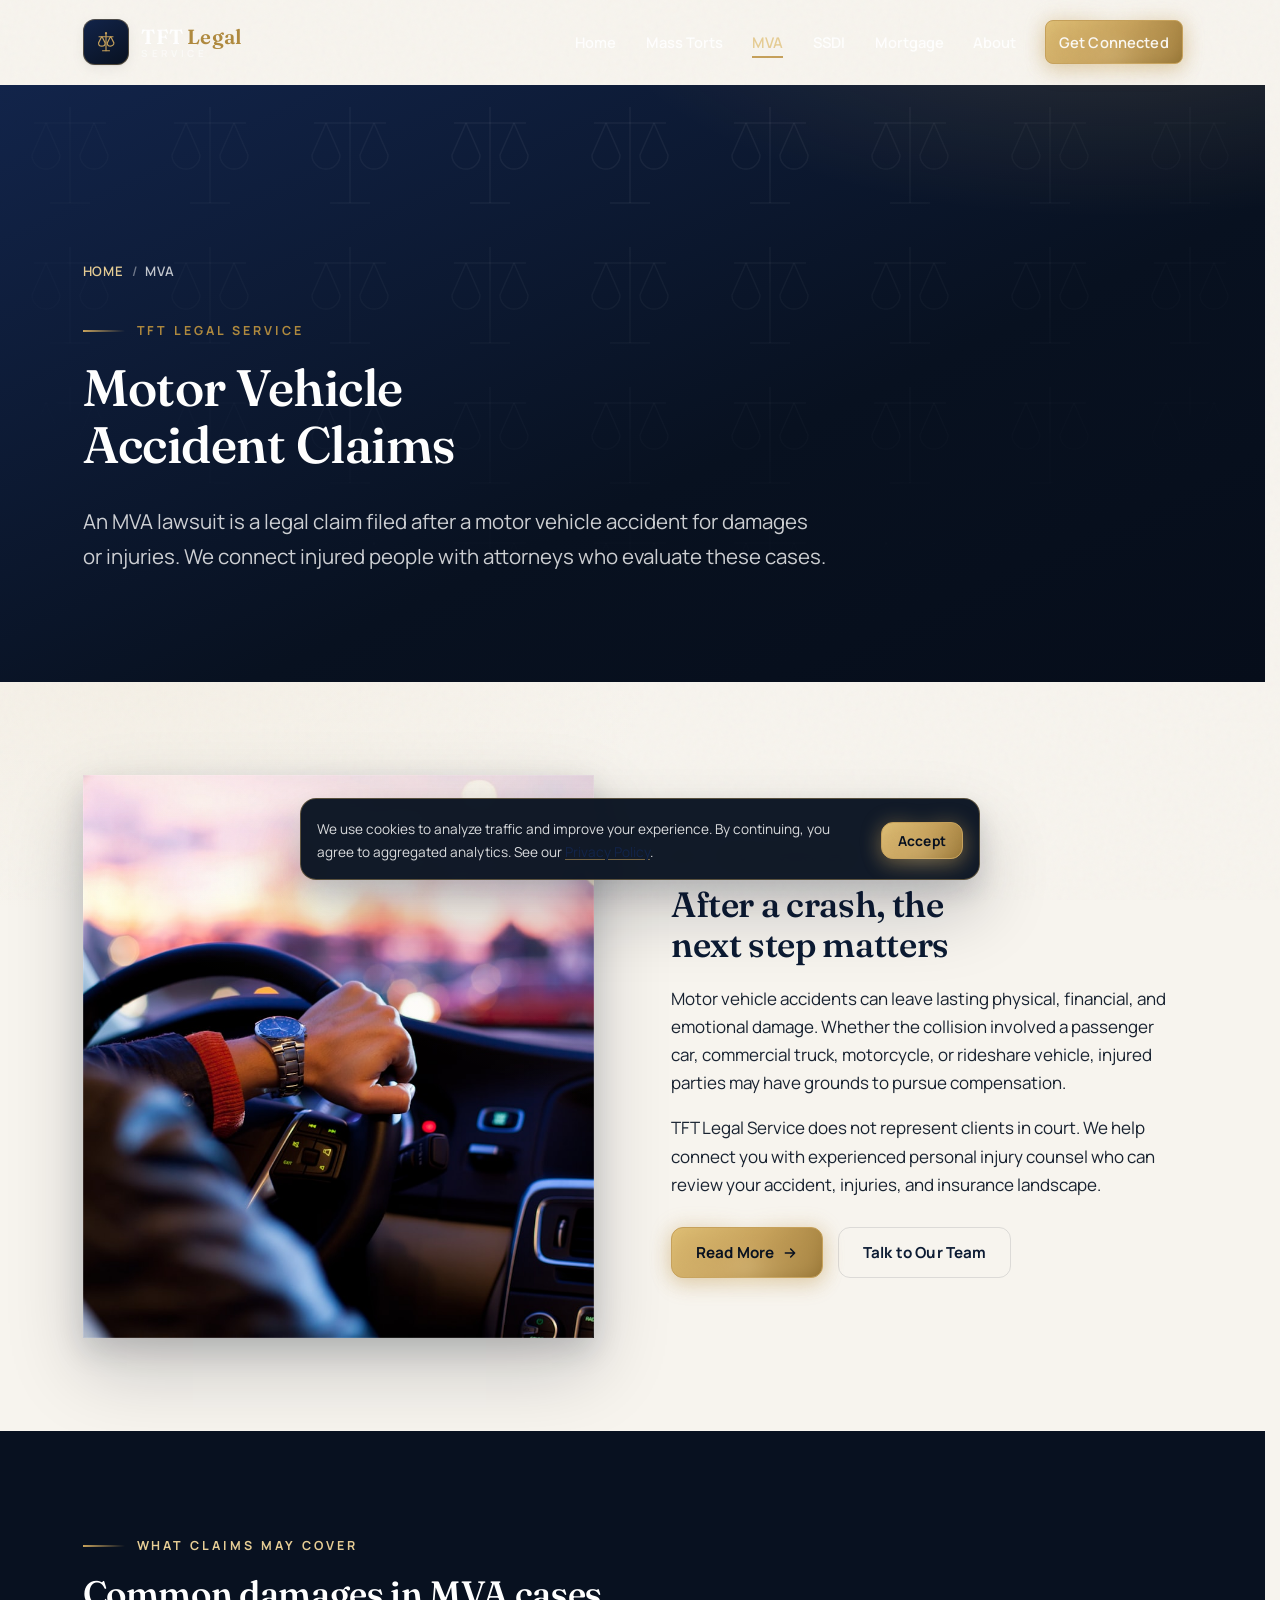
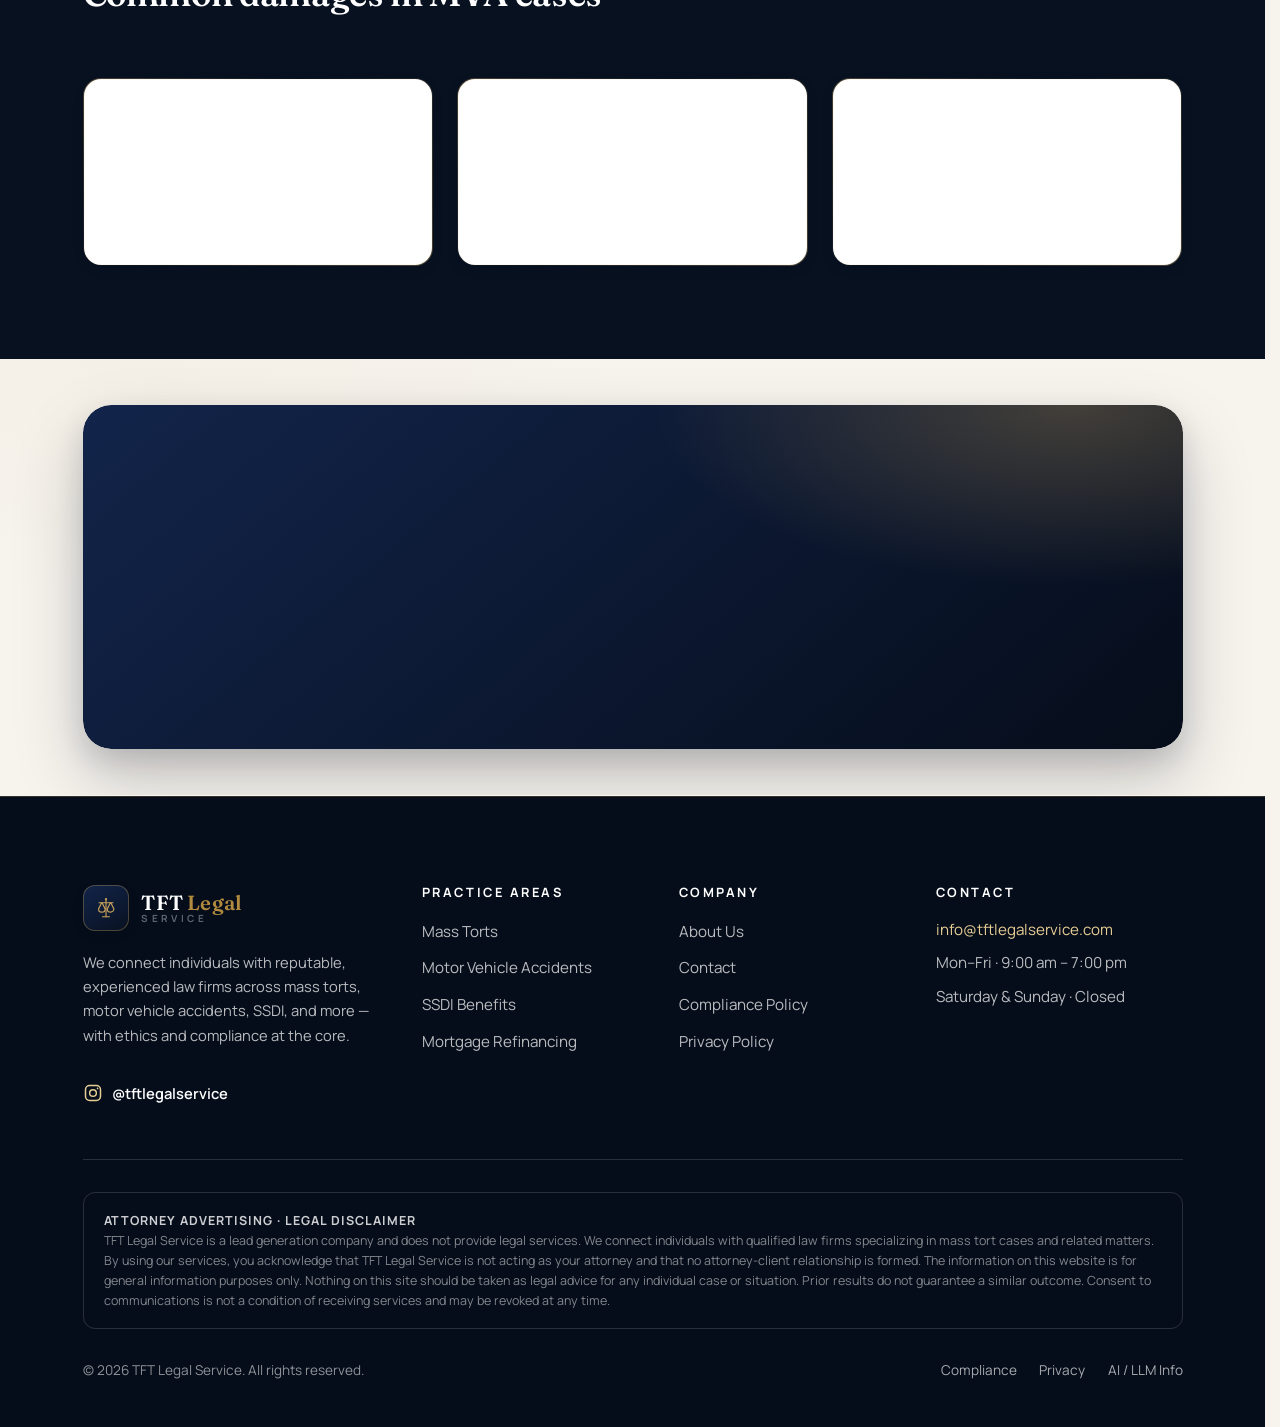
<file: mva.html>
<!DOCTYPE html>
<html lang="en-US">
<head>
  <meta charset="utf-8">
  <meta name="viewport" content="width=device-width, initial-scale=1, viewport-fit=cover">
  <title>Motor Vehicle Accident Claims | TFT Legal Service — MVA Lawyer Referral</title>
  <meta name="description" content="Injured in a car, truck, or rideshare crash? TFT Legal Service connects motor vehicle accident victims with qualified personal injury attorneys. Learn how an MVA lawsuit works.">
  <meta name="keywords" content="motor vehicle accident lawsuit, MVA claim, car accident lawyer referral, rideshare accident attorney, personal injury lead generation">
  <meta name="author" content="TFT Legal Service">
  <meta name="publisher" content="TFT Legal Service">
  <meta name="robots" content="index, follow, max-image-preview:large, max-snippet:-1, max-video-preview:-1">
  <meta name="googlebot" content="index, follow, max-image-preview:large, max-snippet:-1, max-video-preview:-1">
  <meta name="bingbot" content="index, follow">
  <meta name="language" content="English">
  <meta name="geo.region" content="US">
  <meta name="rating" content="general">
  <meta name="referrer" content="strict-origin-when-cross-origin">
  <meta name="theme-color" content="#0c1b33">
  <meta name="color-scheme" content="light">
  <meta name="format-detection" content="telephone=yes">
  <link rel="canonical" href="https://www.tftlegalservice.com/mva.html">
  <link rel="alternate" hreflang="en-us" href="https://www.tftlegalservice.com/mva.html">
  <link rel="alternate" hreflang="x-default" href="https://www.tftlegalservice.com/mva.html">
  <link rel="author" href="humans.txt">
  <link rel="manifest" href="site.webmanifest">
  <link rel="icon" href="assets/img/favicon.svg" type="image/svg+xml">
  <link rel="apple-touch-icon" href="assets/img/apple-touch-icon.png">
  <link rel="sitemap" type="application/xml" title="Sitemap" href="sitemap.xml">

  <!-- Open Graph -->
  <meta property="og:type" content="website">
  <meta property="og:site_name" content="TFT Legal Service">
  <meta property="og:locale" content="en_US">
  <meta property="og:title" content="Motor Vehicle Accident Claims | TFT Legal Service — MVA Lawyer Referral">
  <meta property="og:description" content="Injured in a car, truck, or rideshare crash? TFT Legal Service connects motor vehicle accident victims with qualified personal injury attorneys. Learn how an MVA lawsuit works.">
  <meta property="og:url" content="https://www.tftlegalservice.com/mva.html">
  <meta property="og:image" content="https://www.tftlegalservice.com/assets/img/og-share.jpg">
  <meta property="og:image:width" content="1200">
  <meta property="og:image:height" content="630">
  <meta property="og:image:alt" content="TFT Legal Service — Connecting people with trusted legal representation">

  <!-- Twitter / X -->
  <meta name="twitter:card" content="summary_large_image">
  <meta name="twitter:title" content="Motor Vehicle Accident Claims | TFT Legal Service — MVA Lawyer Referral">
  <meta name="twitter:description" content="Injured in a car, truck, or rideshare crash? TFT Legal Service connects motor vehicle accident victims with qualified personal injury attorneys. Learn how an MVA lawsuit works.">
  <meta name="twitter:image" content="https://www.tftlegalservice.com/assets/img/og-share.jpg">
  <meta name="twitter:image:alt" content="TFT Legal Service">

  <!-- AI / discovery hints -->
  <link rel="describedby" href="llms.txt" type="text/plain" title="LLM / AI site summary">
  <meta name="ai-content-declaration" content="human-authored company website content">

  <link rel="preconnect" href="https://fonts.googleapis.com">
  <link rel="preconnect" href="https://fonts.gstatic.com" crossorigin>
  <link href="https://fonts.googleapis.com/css2?family=Fraunces:opsz,wght@9..144,500;9..144,600;9..144,700&family=Manrope:wght@400;500;600;700;800&display=swap" rel="stylesheet">
  <link rel="stylesheet" href="assets/css/styles.css">

<script type="application/ld+json">
{
  "@context": "https://schema.org",
  "@type": ["Organization", "ProfessionalService"],
  "@id": "https://www.tftlegalservice.com/#organization",
  "name": "TFT Legal Service",
  "alternateName": ["TFT Legal", "TFT Legal Services"],
  "url": "https://www.tftlegalservice.com/",
  "logo": {
    "@type": "ImageObject",
    "url": "https://www.tftlegalservice.com/assets/img/icon-512.png",
    "width": 512,
    "height": 512
  },
  "image": "https://www.tftlegalservice.com/assets/img/og-share.jpg",
  "description": "TFT Legal Service is a lead generation and legal marketing company that connects individuals with qualified law firms specializing in mass torts, motor vehicle accidents, SSDI, and related practice areas.",
  "email": "info@tftlegalservice.com",
  "sameAs": [
    "https://www.instagram.com/tftlegalservice"
  ],
  "foundingDate": "2024",
  "founder": {
    "@type": "Person",
    "name": "Giselle Leite",
    "jobTitle": "Founder",
    "description": "Brazilian-American entrepreneur and law graduate who founded TFT Legal Service to connect people with accessible, reputable legal representation."
  },
  "employee": [
    {
      "@type": "Person",
      "name": "Giselle Leite",
      "jobTitle": "Founder"
    },
    {
      "@type": "Person",
      "name": "Dr. Gabriel Saboia",
      "jobTitle": "Legal Marketing Partner"
    }
  ],
  "areaServed": {
    "@type": "Country",
    "name": "United States"
  },
  "knowsAbout": [
    "Mass Tort Lead Generation",
    "Motor Vehicle Accident Referrals",
    "Social Security Disability Insurance",
    "Legal Marketing Compliance",
    "TCPA Compliance"
  ],
  "slogan": "Connecting people with trusted legal representation",
  "contactPoint": {
    "@type": "ContactPoint",
    "contactType": "customer service",
    "email": "info@tftlegalservice.com",
    "availableLanguage": ["English", "Portuguese"],
    "hoursAvailable": {
      "@type": "OpeningHoursSpecification",
      "dayOfWeek": ["Monday", "Tuesday", "Wednesday", "Thursday", "Friday"],
      "opens": "09:00",
      "closes": "19:00"
    }
  },
  "disclaimer": "TFT Legal Service is a lead generation company and does not provide legal services. No attorney-client relationship is formed through use of this website."
}
</script>
<script type="application/ld+json">
{
  "@context": "https://schema.org",
  "@type": "BreadcrumbList",
  "itemListElement": [
    {
      "@type": "ListItem",
      "position": 1,
      "name": "Home",
      "item": "https://www.tftlegalservice.com/"
    },
    {
      "@type": "ListItem",
      "position": 2,
      "name": "Motor Vehicle Accidents",
      "item": "https://www.tftlegalservice.com/mva.html"
    }
  ]
}
</script>
<script type="application/ld+json">
{
  "@context": "https://schema.org",
  "@type": "FAQPage",
  "mainEntity": [{
    "@type": "Question",
    "name": "What is an MVA lawsuit?",
    "acceptedAnswer": {
      "@type": "Answer",
      "text": "An MVA (motor vehicle accident) lawsuit is a legal claim filed after a car, truck, motorcycle, or similar crash seeking damages for injuries, medical expenses, lost wages, and related losses. TFT Legal Service connects injured individuals with qualified personal injury law firms."
    }
  }]
}
</script>
</head>
<body>
  <div class="scroll-progress" aria-hidden="true"></div>
<a class="skip-link" href="#main">Skip to main content</a>
  <header class="site-header" role="banner">
    <div class="container header-inner">
      <a class="brand" href="index.html" aria-label="TFT Legal Service — Home">
        <span class="brand-mark"><svg viewBox="0 0 64 64" aria-hidden="true" focusable="false">
  <g fill="none" stroke="#C6A15B" stroke-width="2.6" stroke-linecap="round" stroke-linejoin="round">
    <path d="M32 12v40"/><path d="M24 52h16"/><path d="M16 20h32"/>
    <path d="M22 20l-7 14a7.5 7.5 0 0 0 15 0l-7-14"/>
    <path d="M42 20l-7 14a7.5 7.5 0 0 0 15 0l-7-14"/>
  </g>
  <circle cx="32" cy="12" r="2.6" fill="#C6A15B"/>
</svg></span>
        <span class="brand-text">
          <span class="brand-name">TFT <em>Legal</em></span>
          <span class="brand-sub">Service</span>
        </span>
      </a>
      <button class="nav-toggle" type="button" aria-expanded="false" aria-controls="primary-nav" aria-label="Open menu">
        <span></span>
      </button>
      <nav class="main-nav" id="primary-nav" aria-label="Primary">
      <a href="index.html">Home</a>
      <a href="torts.html">Mass Torts</a>
      <a href="mva.html" aria-current="page">MVA</a>
      <a href="ssdi.html">SSDI</a>
      <a href="mortgage.html">Mortgage</a>
      <a href="about.html">About</a>
        <a class="btn btn--gold btn--sm nav-cta" href="contact.html">Get Connected</a>
      </nav>
    </div>
  </header>

  <main id="main">
  <section class="page-hero">
    <div class="container">
      <nav aria-label="Breadcrumb">
        <ol class="breadcrumbs">
          <li><a href="index.html">Home</a></li><li aria-current="page">MVA</li>
        </ol>
      </nav>
      <p class="eyebrow">TFT Legal Service</p>
      <h1 class="display-lg">Motor Vehicle Accident Claims</h1>
      <p class="lede">An MVA lawsuit is a legal claim filed after a motor vehicle accident for damages or injuries. We connect injured people with attorneys who evaluate these cases.</p>
    </div>
  </section>


    <section class="section">
      <div class="container split">
        <div class="media-frame reveal">
          <img src="assets/img/mva-hero.jpg" width="1400" height="934" alt="Roadway representing motor vehicle accident claim pathways" loading="eager" decoding="async" fetchpriority="high">
        </div>
        <div class="reveal">
          <p class="eyebrow">MVA Overview</p>
          <h2 class="display-md">After a crash, the next step matters</h2>
          <p>Motor vehicle accidents can leave lasting physical, financial, and emotional damage. Whether the collision involved a passenger car, commercial truck, motorcycle, or rideshare vehicle, injured parties may have grounds to pursue compensation.</p>
          <p>TFT Legal Service does not represent clients in court. We help connect you with experienced personal injury counsel who can review your accident, injuries, and insurance landscape.</p>
          <div style="margin-top:1.8rem;display:flex;flex-wrap:wrap;gap:0.9rem">
            <a class="btn btn--gold" href="https://www.fastclaimassist.com" target="_blank" rel="noopener noreferrer">Read More <svg viewBox="0 0 24 24" fill="none" stroke="currentColor" stroke-width="2.2" stroke-linecap="round" stroke-linejoin="round" aria-hidden="true"><path d="M5 12h14M13 6l6 6-6 6"/></svg></a>
            <a class="btn btn--ghost" href="contact.html">Talk to Our Team</a>
          </div>
        </div>
      </div>
    </section>

    <section class="section section--dark">
      <div class="container">
        <div class="section-head reveal">
          <p class="eyebrow" style="color:var(--gold-light)">What Claims May Cover</p>
          <h2 class="display-md">Common damages in MVA cases</h2>
        </div>
        <div class="grid grid--3" data-stagger>
          <article class="card card--navy reveal"><h3>Medical Costs</h3><p>Emergency care, surgery, rehabilitation, and ongoing treatment related to crash injuries.</p></article>
          <article class="card card--navy reveal"><h3>Lost Income</h3><p>Wages and earning capacity reduced by recovery time or permanent limitation.</p></article>
          <article class="card card--navy reveal"><h3>Pain &amp; Suffering</h3><p>Non-economic harm including physical pain and diminished quality of life.</p></article>
        </div>
      </div>
    </section>

    <section class="section section--tight">
      <div class="container">
        <div class="cta-band reveal">
          <h2 class="display-md">Injured in an accident?</h2>
          <p>Reach out today. We will help connect you with a firm that can evaluate your claim.</p>
          <div class="hero-actions"><a class="btn btn--gold" href="contact.html">Get Connected <svg viewBox="0 0 24 24" fill="none" stroke="currentColor" stroke-width="2.2" stroke-linecap="round" stroke-linejoin="round" aria-hidden="true"><path d="M5 12h14M13 6l6 6-6 6"/></svg></a></div>
        </div>
      </div>
    </section>
  </main>
  <footer class="site-footer" role="contentinfo">
    <div class="container">
      <div class="footer-grid">
        <div class="footer-brand">
          <a class="brand" href="index.html" aria-label="TFT Legal Service">
            <span class="brand-mark"><svg viewBox="0 0 64 64" aria-hidden="true" focusable="false">
  <g fill="none" stroke="#C6A15B" stroke-width="2.6" stroke-linecap="round" stroke-linejoin="round">
    <path d="M32 12v40"/><path d="M24 52h16"/><path d="M16 20h32"/>
    <path d="M22 20l-7 14a7.5 7.5 0 0 0 15 0l-7-14"/>
    <path d="M42 20l-7 14a7.5 7.5 0 0 0 15 0l-7-14"/>
  </g>
  <circle cx="32" cy="12" r="2.6" fill="#C6A15B"/>
</svg></span>
            <span class="brand-text">
              <span class="brand-name" style="color:#fff">TFT <em>Legal</em></span>
              <span class="brand-sub">Service</span>
            </span>
          </a>
          <p style="margin-top:1.2rem">We connect individuals with reputable, experienced law firms across mass torts, motor vehicle accidents, SSDI, and more — with ethics and compliance at the core.</p>
          <a class="social-link" href="https://www.instagram.com/tftlegalservice" target="_blank" rel="noopener noreferrer me" aria-label="TFT Legal Service on Instagram">
            <svg viewBox="0 0 24 24" fill="none" stroke="currentColor" stroke-width="1.8" aria-hidden="true"><rect x="3" y="3" width="18" height="18" rx="5"/><circle cx="12" cy="12" r="4"/><circle cx="17.5" cy="6.5" r="1" fill="currentColor" stroke="none"/></svg>
            @tftlegalservice
          </a>
        </div>
        <div>
          <h4>Practice Areas</h4>
          <ul class="footer-links">
            <li><a href="torts.html">Mass Torts</a></li>
            <li><a href="mva.html">Motor Vehicle Accidents</a></li>
            <li><a href="ssdi.html">SSDI Benefits</a></li>
            <li><a href="mortgage.html">Mortgage Refinancing</a></li>
          </ul>
        </div>
        <div>
          <h4>Company</h4>
          <ul class="footer-links">
            <li><a href="about.html">About Us</a></li>
            <li><a href="contact.html">Contact</a></li>
            <li><a href="compliance.html">Compliance Policy</a></li>
            <li><a href="privacy.html">Privacy Policy</a></li>
          </ul>
        </div>
        <div>
          <h4>Contact</h4>
          <div class="footer-contact">
            <div><a href="mailto:info@tftlegalservice.com">info@tftlegalservice.com</a></div>
            <div>Mon–Fri · 9:00 am – 7:00 pm</div>
            <div>Saturday &amp; Sunday · Closed</div>
          </div>
        </div>
      </div>
      <div class="footer-legal">
        <div class="disclaimer">
          <strong>ATTORNEY ADVERTISING · LEGAL DISCLAIMER</strong><br>
          TFT Legal Service is a lead generation company and does not provide legal services. We connect individuals with qualified law firms specializing in mass tort cases and related matters. By using our services, you acknowledge that TFT Legal Service is not acting as your attorney and that no attorney-client relationship is formed. The information on this website is for general information purposes only. Nothing on this site should be taken as legal advice for any individual case or situation. Prior results do not guarantee a similar outcome. Consent to communications is not a condition of receiving services and may be revoked at any time.
        </div>
        <div class="footer-bottom">
          <p>© <span data-year>2026</span> TFT Legal Service. All rights reserved.</p>
          <nav aria-label="Legal">
            <a href="compliance.html">Compliance</a>
            <a href="privacy.html">Privacy</a>
            <a href="llms.txt">AI / LLM Info</a>
          </nav>
        </div>
      </div>
    </div>
  </footer>

  <div class="cookie-banner" role="dialog" aria-label="Cookie notice" aria-live="polite">
    <p>We use cookies to analyze traffic and improve your experience. By continuing, you agree to aggregated analytics. See our <a href="privacy.html">Privacy Policy</a>.</p>
    <button class="btn btn--gold btn--sm" type="button" data-cookie-accept>Accept</button>
  </div>
  <script src="assets/js/main.js" defer></script>
</body>
</html>
</file>
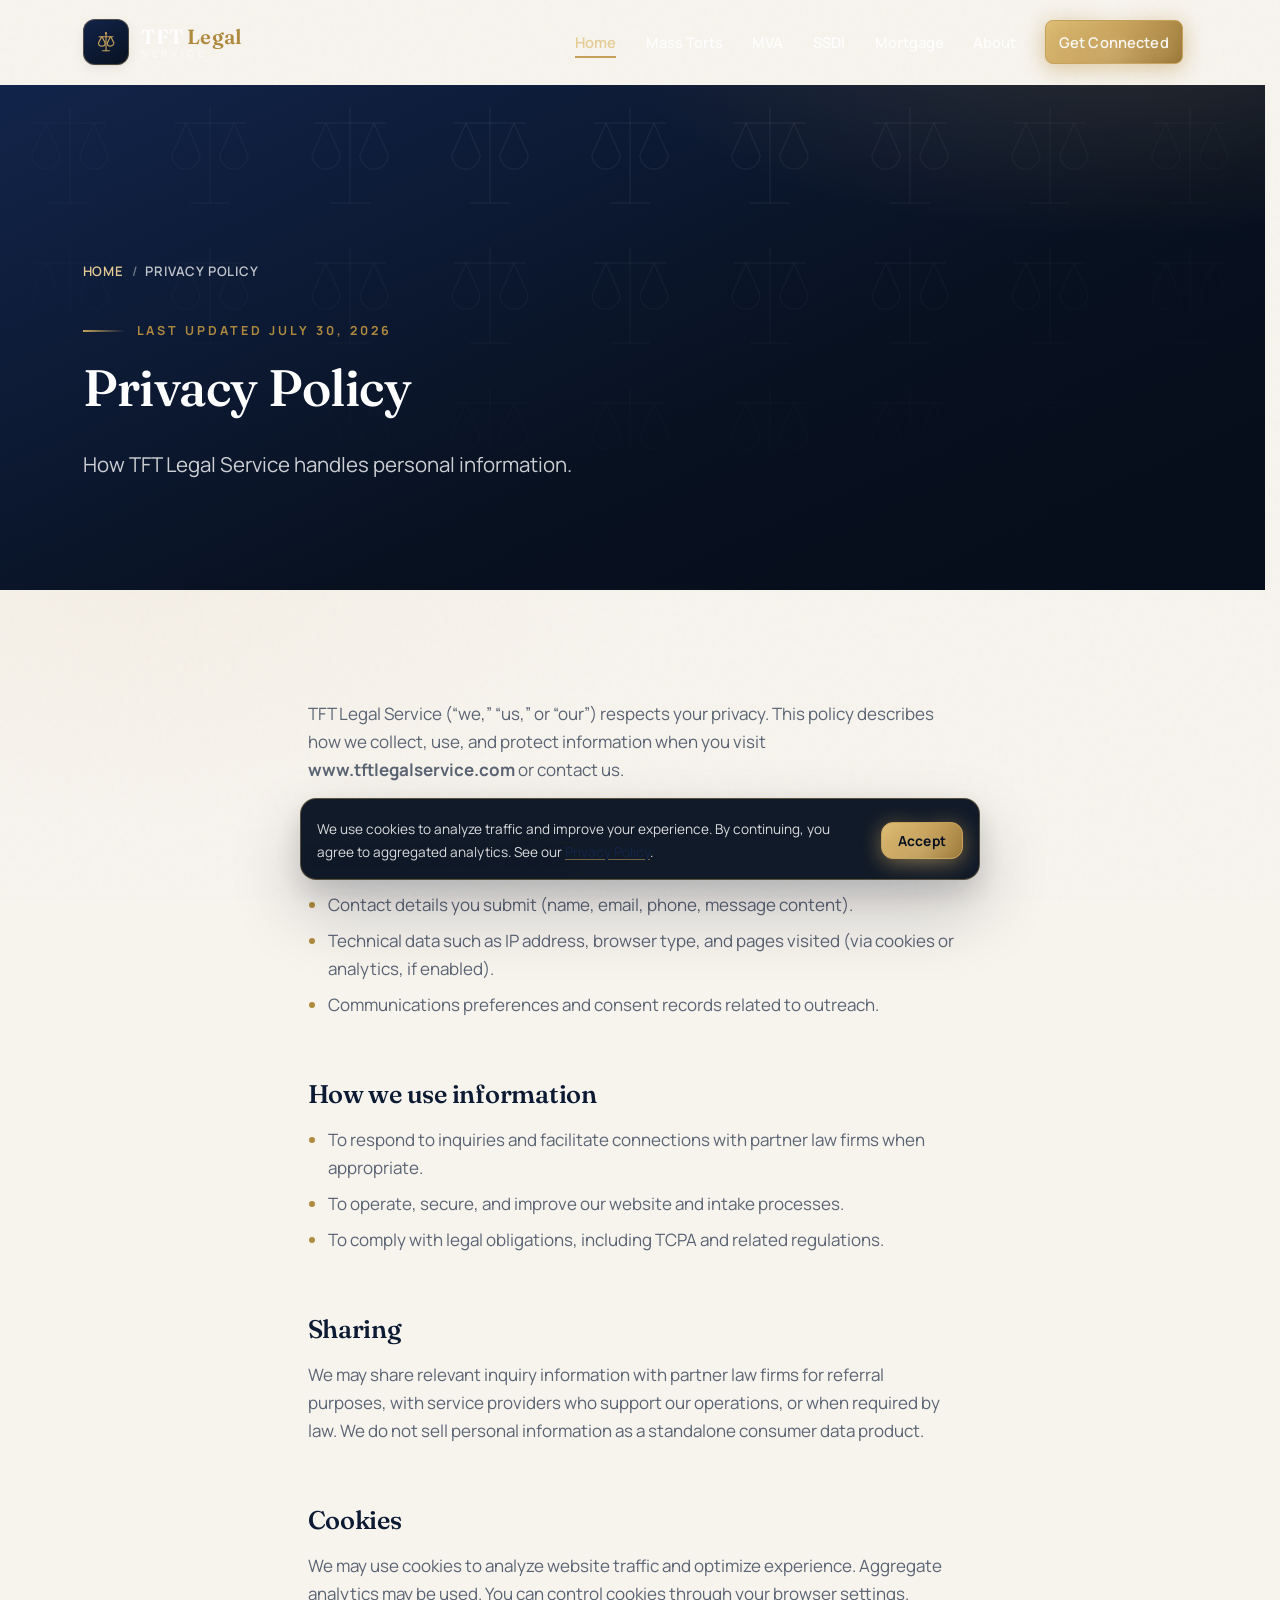
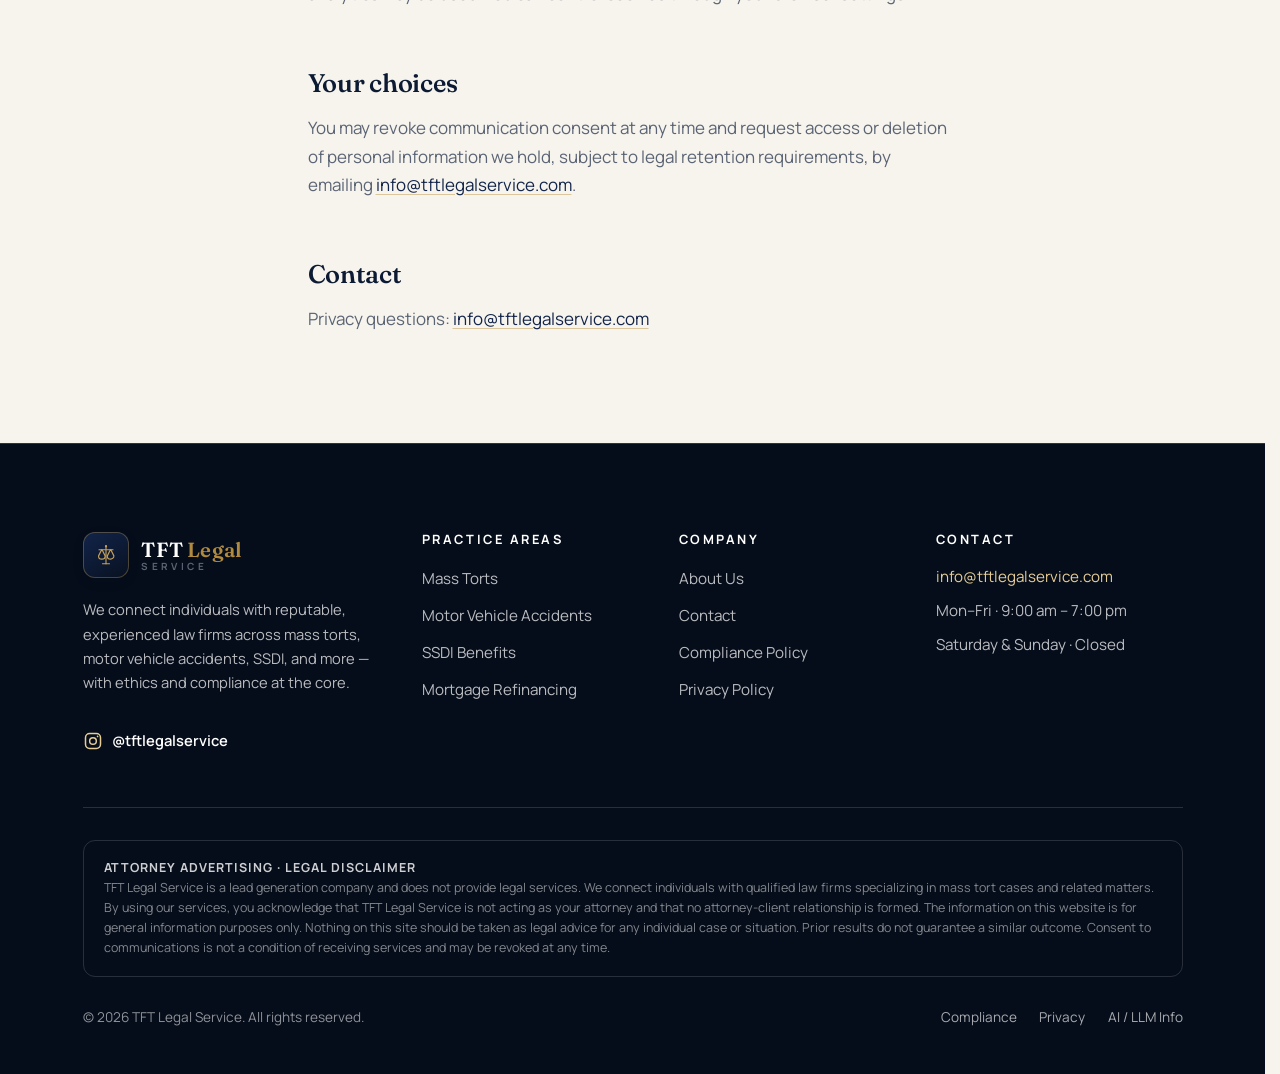
<file: privacy.html>
<!DOCTYPE html>
<html lang="en-US">
<head>
  <meta charset="utf-8">
  <meta name="viewport" content="width=device-width, initial-scale=1, viewport-fit=cover">
  <title>Privacy Policy | TFT Legal Service</title>
  <meta name="description" content="Read the TFT Legal Service privacy policy: how we collect, use, store, and protect personal information, plus your rights under TCPA, CCPA, and applicable U.S. privacy laws.">
  <meta name="keywords" content="TFT Legal privacy policy, data privacy legal marketing">
  <meta name="author" content="TFT Legal Service">
  <meta name="publisher" content="TFT Legal Service">
  <meta name="robots" content="index, follow, max-image-preview:large, max-snippet:-1, max-video-preview:-1">
  <meta name="googlebot" content="index, follow, max-image-preview:large, max-snippet:-1, max-video-preview:-1">
  <meta name="bingbot" content="index, follow">
  <meta name="language" content="English">
  <meta name="geo.region" content="US">
  <meta name="rating" content="general">
  <meta name="referrer" content="strict-origin-when-cross-origin">
  <meta name="theme-color" content="#0c1b33">
  <meta name="color-scheme" content="light">
  <meta name="format-detection" content="telephone=yes">
  <link rel="canonical" href="https://www.tftlegalservice.com/privacy.html">
  <link rel="alternate" hreflang="en-us" href="https://www.tftlegalservice.com/privacy.html">
  <link rel="alternate" hreflang="x-default" href="https://www.tftlegalservice.com/privacy.html">
  <link rel="author" href="humans.txt">
  <link rel="manifest" href="site.webmanifest">
  <link rel="icon" href="assets/img/favicon.svg" type="image/svg+xml">
  <link rel="apple-touch-icon" href="assets/img/apple-touch-icon.png">
  <link rel="sitemap" type="application/xml" title="Sitemap" href="sitemap.xml">

  <!-- Open Graph -->
  <meta property="og:type" content="website">
  <meta property="og:site_name" content="TFT Legal Service">
  <meta property="og:locale" content="en_US">
  <meta property="og:title" content="Privacy Policy | TFT Legal Service">
  <meta property="og:description" content="Privacy policy for TFT Legal Service: how we collect, use, and protect personal information submitted through tftlegalservice.com.">
  <meta property="og:url" content="https://www.tftlegalservice.com/privacy.html">
  <meta property="og:image" content="https://www.tftlegalservice.com/assets/img/og-share.jpg">
  <meta property="og:image:width" content="1200">
  <meta property="og:image:height" content="630">
  <meta property="og:image:alt" content="TFT Legal Service — Connecting people with trusted legal representation">

  <!-- Twitter / X -->
  <meta name="twitter:card" content="summary_large_image">
  <meta name="twitter:title" content="Privacy Policy | TFT Legal Service">
  <meta name="twitter:description" content="Privacy policy for TFT Legal Service: how we collect, use, and protect personal information submitted through tftlegalservice.com.">
  <meta name="twitter:image" content="https://www.tftlegalservice.com/assets/img/og-share.jpg">
  <meta name="twitter:image:alt" content="TFT Legal Service">

  <!-- AI / discovery hints -->
  <link rel="describedby" href="llms.txt" type="text/plain" title="LLM / AI site summary">
  <meta name="ai-content-declaration" content="human-authored company website content">

  <link rel="preconnect" href="https://fonts.googleapis.com">
  <link rel="preconnect" href="https://fonts.gstatic.com" crossorigin>
  <link href="https://fonts.googleapis.com/css2?family=Fraunces:opsz,wght@9..144,500;9..144,600;9..144,700&family=Manrope:wght@400;500;600;700;800&display=swap" rel="stylesheet">
  <link rel="stylesheet" href="assets/css/styles.css">

<script type="application/ld+json">
{
  "@context": "https://schema.org",
  "@type": ["Organization", "ProfessionalService"],
  "@id": "https://www.tftlegalservice.com/#organization",
  "name": "TFT Legal Service",
  "alternateName": ["TFT Legal", "TFT Legal Services"],
  "url": "https://www.tftlegalservice.com/",
  "logo": {
    "@type": "ImageObject",
    "url": "https://www.tftlegalservice.com/assets/img/icon-512.png",
    "width": 512,
    "height": 512
  },
  "image": "https://www.tftlegalservice.com/assets/img/og-share.jpg",
  "description": "TFT Legal Service is a lead generation and legal marketing company that connects individuals with qualified law firms specializing in mass torts, motor vehicle accidents, SSDI, and related practice areas.",
  "email": "info@tftlegalservice.com",
  "sameAs": [
    "https://www.instagram.com/tftlegalservice"
  ],
  "foundingDate": "2024",
  "founder": {
    "@type": "Person",
    "name": "Giselle Leite",
    "jobTitle": "Founder",
    "description": "Brazilian-American entrepreneur and law graduate who founded TFT Legal Service to connect people with accessible, reputable legal representation."
  },
  "employee": [
    {
      "@type": "Person",
      "name": "Giselle Leite",
      "jobTitle": "Founder"
    },
    {
      "@type": "Person",
      "name": "Dr. Gabriel Saboia",
      "jobTitle": "Legal Marketing Partner"
    }
  ],
  "areaServed": {
    "@type": "Country",
    "name": "United States"
  },
  "knowsAbout": [
    "Mass Tort Lead Generation",
    "Motor Vehicle Accident Referrals",
    "Social Security Disability Insurance",
    "Legal Marketing Compliance",
    "TCPA Compliance"
  ],
  "slogan": "Connecting people with trusted legal representation",
  "contactPoint": {
    "@type": "ContactPoint",
    "contactType": "customer service",
    "email": "info@tftlegalservice.com",
    "availableLanguage": ["English", "Portuguese"],
    "hoursAvailable": {
      "@type": "OpeningHoursSpecification",
      "dayOfWeek": ["Monday", "Tuesday", "Wednesday", "Thursday", "Friday"],
      "opens": "09:00",
      "closes": "19:00"
    }
  },
  "disclaimer": "TFT Legal Service is a lead generation company and does not provide legal services. No attorney-client relationship is formed through use of this website."
}
</script>
<script type="application/ld+json">
{
  "@context": "https://schema.org",
  "@type": "BreadcrumbList",
  "itemListElement": [
    {
      "@type": "ListItem",
      "position": 1,
      "name": "Home",
      "item": "https://www.tftlegalservice.com/"
    },
    {
      "@type": "ListItem",
      "position": 2,
      "name": "Privacy Policy",
      "item": "https://www.tftlegalservice.com/privacy.html"
    }
  ]
}
</script>
</head>
<body>
  <div class="scroll-progress" aria-hidden="true"></div>
<a class="skip-link" href="#main">Skip to main content</a>
  <header class="site-header" role="banner">
    <div class="container header-inner">
      <a class="brand" href="index.html" aria-label="TFT Legal Service — Home">
        <span class="brand-mark"><svg viewBox="0 0 64 64" aria-hidden="true" focusable="false">
  <g fill="none" stroke="#C6A15B" stroke-width="2.6" stroke-linecap="round" stroke-linejoin="round">
    <path d="M32 12v40"/><path d="M24 52h16"/><path d="M16 20h32"/>
    <path d="M22 20l-7 14a7.5 7.5 0 0 0 15 0l-7-14"/>
    <path d="M42 20l-7 14a7.5 7.5 0 0 0 15 0l-7-14"/>
  </g>
  <circle cx="32" cy="12" r="2.6" fill="#C6A15B"/>
</svg></span>
        <span class="brand-text">
          <span class="brand-name">TFT <em>Legal</em></span>
          <span class="brand-sub">Service</span>
        </span>
      </a>
      <button class="nav-toggle" type="button" aria-expanded="false" aria-controls="primary-nav" aria-label="Open menu">
        <span></span>
      </button>
      <nav class="main-nav" id="primary-nav" aria-label="Primary">
      <a href="index.html" aria-current="page">Home</a>
      <a href="torts.html">Mass Torts</a>
      <a href="mva.html">MVA</a>
      <a href="ssdi.html">SSDI</a>
      <a href="mortgage.html">Mortgage</a>
      <a href="about.html">About</a>
        <a class="btn btn--gold btn--sm nav-cta" href="contact.html">Get Connected</a>
      </nav>
    </div>
  </header>

  <main id="main">
  <section class="page-hero">
    <div class="container">
      <nav aria-label="Breadcrumb">
        <ol class="breadcrumbs">
          <li><a href="index.html">Home</a></li><li aria-current="page">Privacy Policy</li>
        </ol>
      </nav>
      <p class="eyebrow">Last updated July 30, 2026</p>
      <h1 class="display-lg">Privacy Policy</h1>
      <p class="lede">How TFT Legal Service handles personal information.</p>
    </div>
  </section>


    <section class="section">
      <div class="container">
        <article class="prose reveal" style="margin-inline:auto">
          <p>TFT Legal Service (“we,” “us,” or “our”) respects your privacy. This policy describes how we collect, use, and protect information when you visit <strong>www.tftlegalservice.com</strong> or contact us.</p>
          <h2>Information we collect</h2>
          <ul>
            <li>Contact details you submit (name, email, phone, message content).</li>
            <li>Technical data such as IP address, browser type, and pages visited (via cookies or analytics, if enabled).</li>
            <li>Communications preferences and consent records related to outreach.</li>
          </ul>
          <h2>How we use information</h2>
          <ul>
            <li>To respond to inquiries and facilitate connections with partner law firms when appropriate.</li>
            <li>To operate, secure, and improve our website and intake processes.</li>
            <li>To comply with legal obligations, including TCPA and related regulations.</li>
          </ul>
          <h2>Sharing</h2>
          <p>We may share relevant inquiry information with partner law firms for referral purposes, with service providers who support our operations, or when required by law. We do not sell personal information as a standalone consumer data product.</p>
          <h2>Cookies</h2>
          <p>We may use cookies to analyze website traffic and optimize experience. Aggregate analytics may be used. You can control cookies through your browser settings.</p>
          <h2>Your choices</h2>
          <p>You may revoke communication consent at any time and request access or deletion of personal information we hold, subject to legal retention requirements, by emailing <a href="mailto:info@tftlegalservice.com">info@tftlegalservice.com</a>.</p>
          <h2>Contact</h2>
          <p>Privacy questions: <a href="mailto:info@tftlegalservice.com">info@tftlegalservice.com</a></p>
        </article>
      </div>
    </section>
  </main>
  <footer class="site-footer" role="contentinfo">
    <div class="container">
      <div class="footer-grid">
        <div class="footer-brand">
          <a class="brand" href="index.html" aria-label="TFT Legal Service">
            <span class="brand-mark"><svg viewBox="0 0 64 64" aria-hidden="true" focusable="false">
  <g fill="none" stroke="#C6A15B" stroke-width="2.6" stroke-linecap="round" stroke-linejoin="round">
    <path d="M32 12v40"/><path d="M24 52h16"/><path d="M16 20h32"/>
    <path d="M22 20l-7 14a7.5 7.5 0 0 0 15 0l-7-14"/>
    <path d="M42 20l-7 14a7.5 7.5 0 0 0 15 0l-7-14"/>
  </g>
  <circle cx="32" cy="12" r="2.6" fill="#C6A15B"/>
</svg></span>
            <span class="brand-text">
              <span class="brand-name" style="color:#fff">TFT <em>Legal</em></span>
              <span class="brand-sub">Service</span>
            </span>
          </a>
          <p style="margin-top:1.2rem">We connect individuals with reputable, experienced law firms across mass torts, motor vehicle accidents, SSDI, and more — with ethics and compliance at the core.</p>
          <a class="social-link" href="https://www.instagram.com/tftlegalservice" target="_blank" rel="noopener noreferrer me" aria-label="TFT Legal Service on Instagram">
            <svg viewBox="0 0 24 24" fill="none" stroke="currentColor" stroke-width="1.8" aria-hidden="true"><rect x="3" y="3" width="18" height="18" rx="5"/><circle cx="12" cy="12" r="4"/><circle cx="17.5" cy="6.5" r="1" fill="currentColor" stroke="none"/></svg>
            @tftlegalservice
          </a>
        </div>
        <div>
          <h4>Practice Areas</h4>
          <ul class="footer-links">
            <li><a href="torts.html">Mass Torts</a></li>
            <li><a href="mva.html">Motor Vehicle Accidents</a></li>
            <li><a href="ssdi.html">SSDI Benefits</a></li>
            <li><a href="mortgage.html">Mortgage Refinancing</a></li>
          </ul>
        </div>
        <div>
          <h4>Company</h4>
          <ul class="footer-links">
            <li><a href="about.html">About Us</a></li>
            <li><a href="contact.html">Contact</a></li>
            <li><a href="compliance.html">Compliance Policy</a></li>
            <li><a href="privacy.html">Privacy Policy</a></li>
          </ul>
        </div>
        <div>
          <h4>Contact</h4>
          <div class="footer-contact">
            <div><a href="mailto:info@tftlegalservice.com">info@tftlegalservice.com</a></div>
            <div>Mon–Fri · 9:00 am – 7:00 pm</div>
            <div>Saturday &amp; Sunday · Closed</div>
          </div>
        </div>
      </div>
      <div class="footer-legal">
        <div class="disclaimer">
          <strong>ATTORNEY ADVERTISING · LEGAL DISCLAIMER</strong><br>
          TFT Legal Service is a lead generation company and does not provide legal services. We connect individuals with qualified law firms specializing in mass tort cases and related matters. By using our services, you acknowledge that TFT Legal Service is not acting as your attorney and that no attorney-client relationship is formed. The information on this website is for general information purposes only. Nothing on this site should be taken as legal advice for any individual case or situation. Prior results do not guarantee a similar outcome. Consent to communications is not a condition of receiving services and may be revoked at any time.
        </div>
        <div class="footer-bottom">
          <p>© <span data-year>2026</span> TFT Legal Service. All rights reserved.</p>
          <nav aria-label="Legal">
            <a href="compliance.html">Compliance</a>
            <a href="privacy.html">Privacy</a>
            <a href="llms.txt">AI / LLM Info</a>
          </nav>
        </div>
      </div>
    </div>
  </footer>

  <div class="cookie-banner" role="dialog" aria-label="Cookie notice" aria-live="polite">
    <p>We use cookies to analyze traffic and improve your experience. By continuing, you agree to aggregated analytics. See our <a href="privacy.html">Privacy Policy</a>.</p>
    <button class="btn btn--gold btn--sm" type="button" data-cookie-accept>Accept</button>
  </div>
  <script src="assets/js/main.js" defer></script>
</body>
</html>
</file>
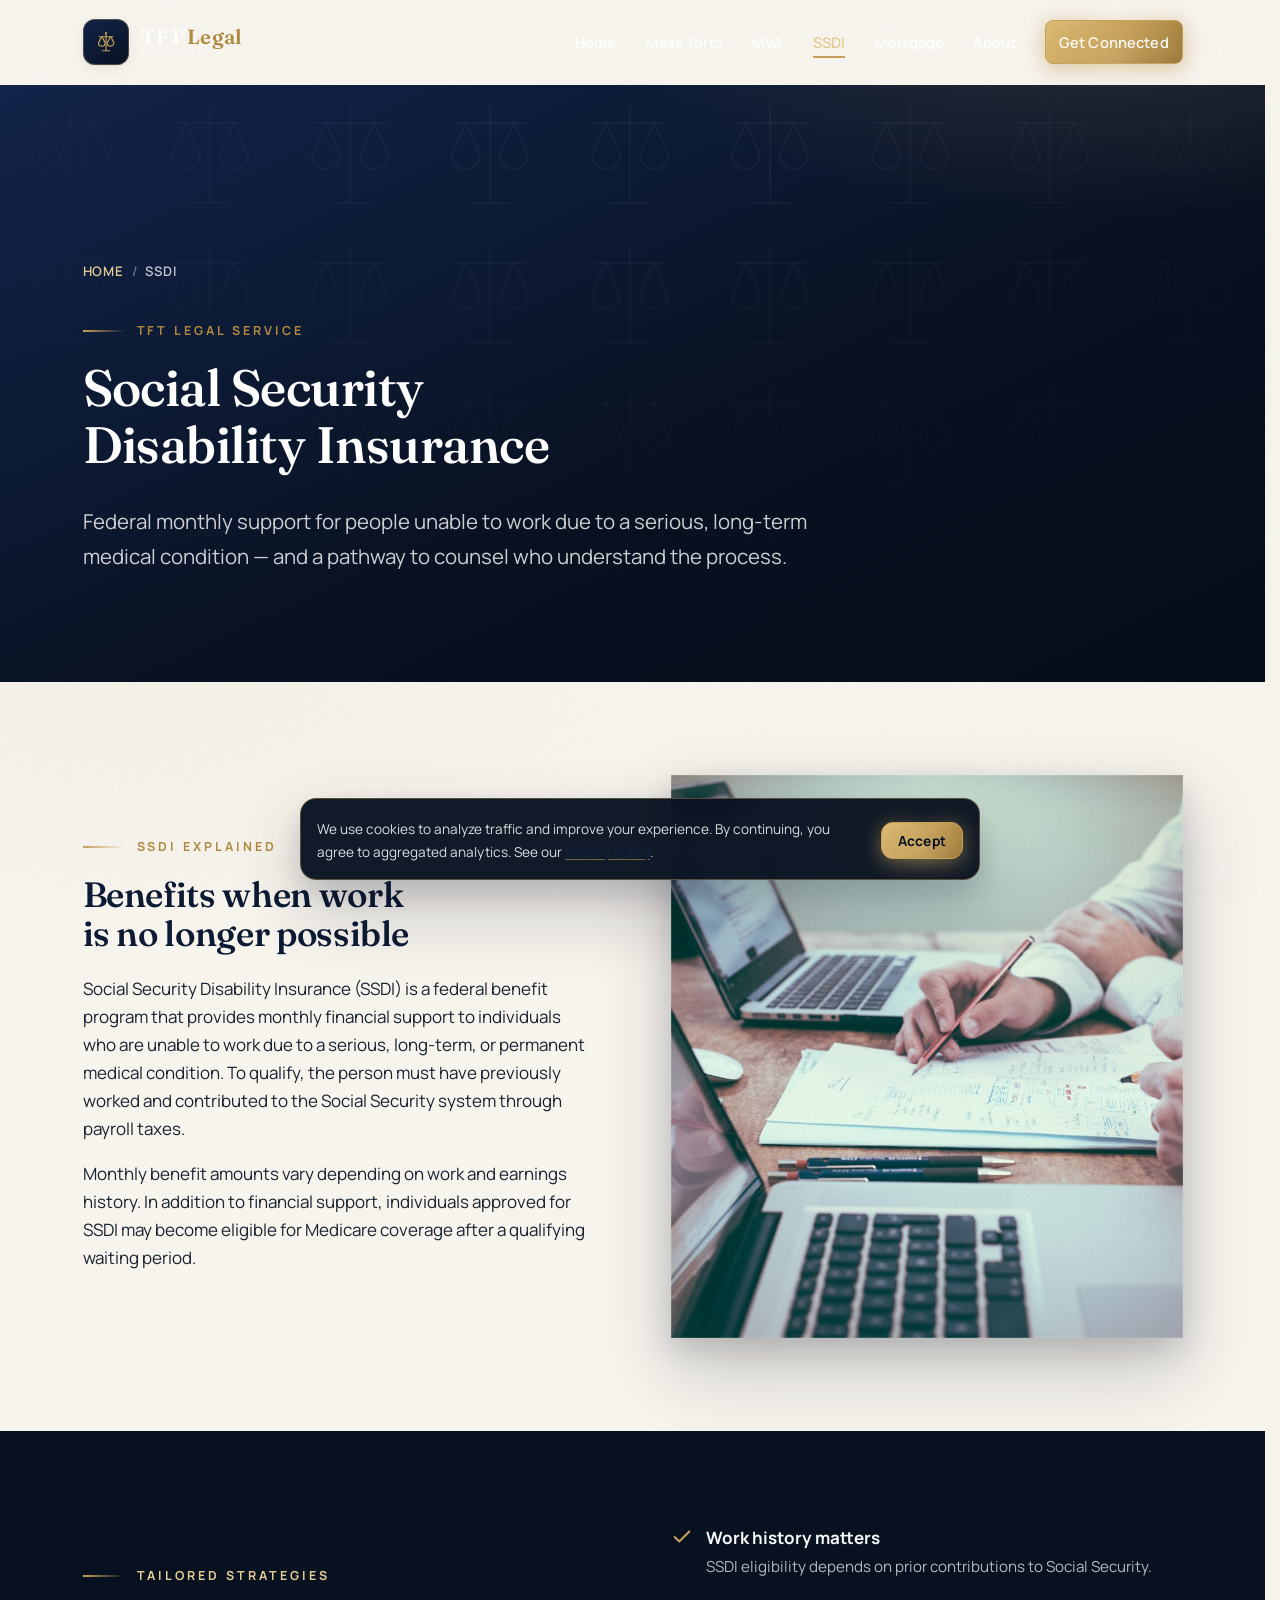
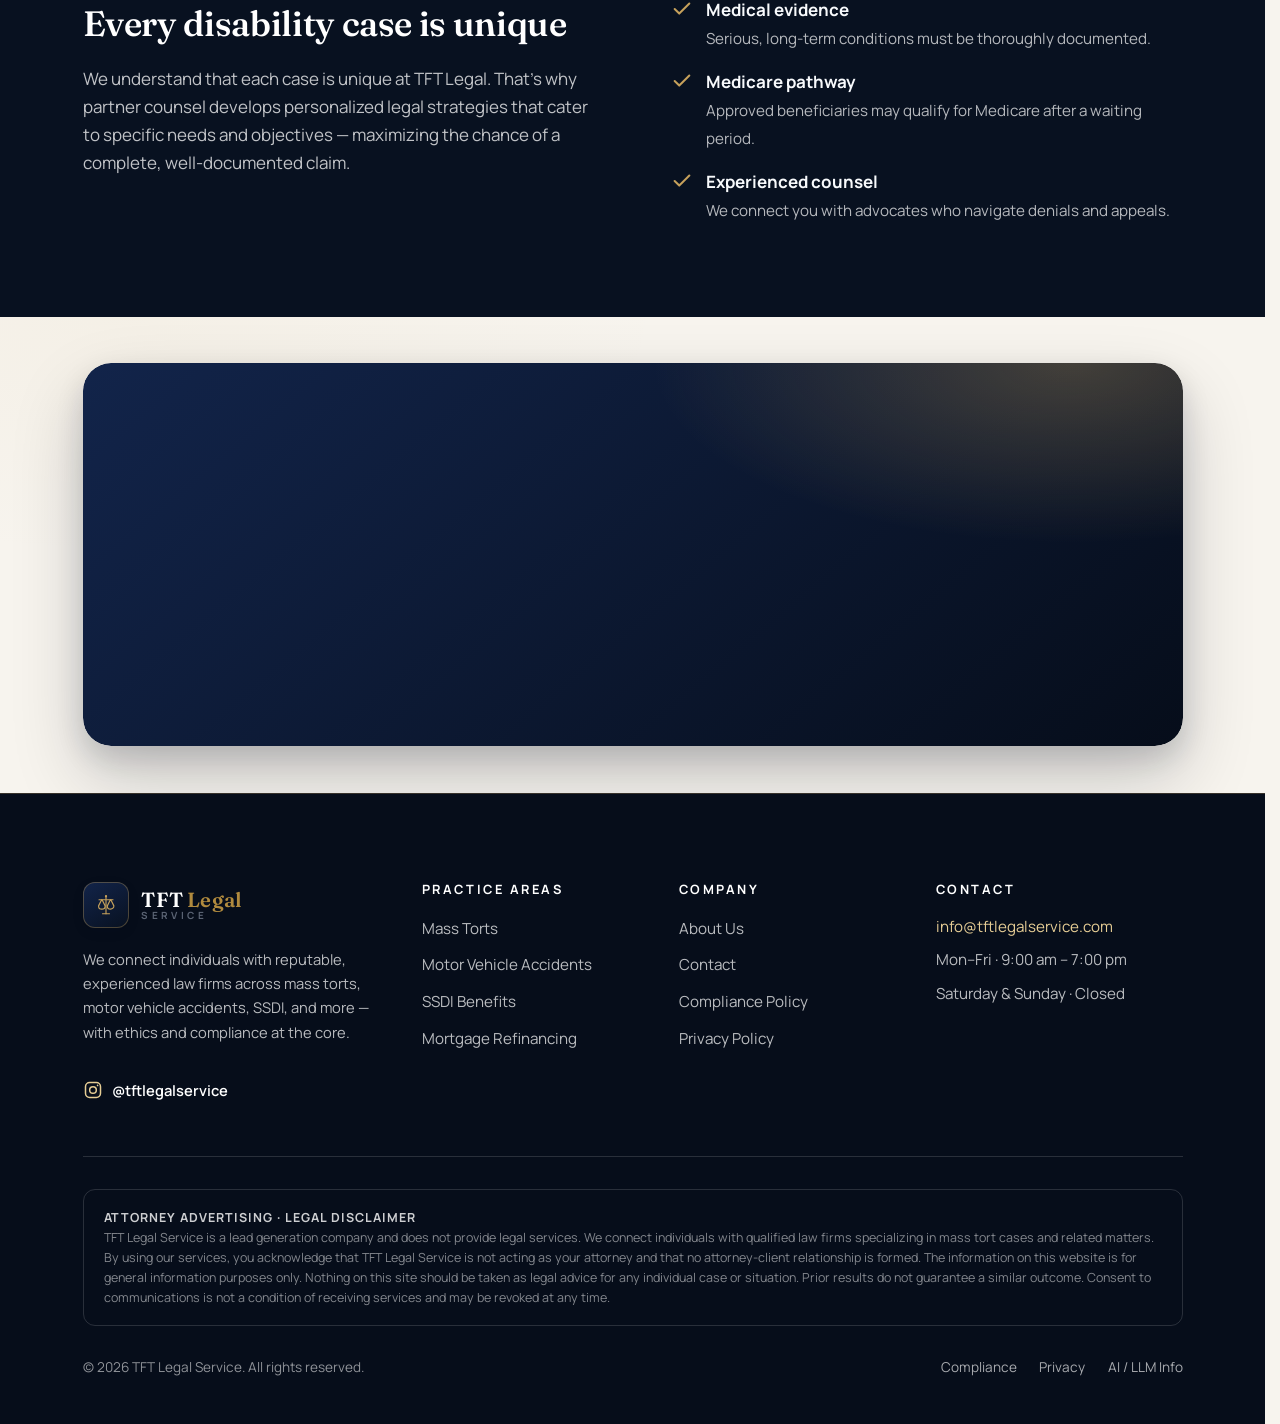
<file: ssdi.html>
<!DOCTYPE html>
<html lang="en-US">
<head>
  <meta charset="utf-8">
  <meta name="viewport" content="width=device-width, initial-scale=1, viewport-fit=cover">
  <title>Social Security Disability Insurance (SSDI) | TFT Legal Service</title>
  <meta name="description" content="Learn how SSDI works and connect with experienced disability counsel through TFT Legal Service. Monthly benefits for people unable to work due to serious long-term medical conditions.">
  <meta name="keywords" content="SSDI, Social Security Disability Insurance, disability benefits lawyer referral, SSDI application help, disability legal marketing">
  <meta name="author" content="TFT Legal Service">
  <meta name="publisher" content="TFT Legal Service">
  <meta name="robots" content="index, follow, max-image-preview:large, max-snippet:-1, max-video-preview:-1">
  <meta name="googlebot" content="index, follow, max-image-preview:large, max-snippet:-1, max-video-preview:-1">
  <meta name="bingbot" content="index, follow">
  <meta name="language" content="English">
  <meta name="geo.region" content="US">
  <meta name="rating" content="general">
  <meta name="referrer" content="strict-origin-when-cross-origin">
  <meta name="theme-color" content="#0c1b33">
  <meta name="color-scheme" content="light">
  <meta name="format-detection" content="telephone=yes">
  <link rel="canonical" href="https://www.tftlegalservice.com/ssdi.html">
  <link rel="alternate" hreflang="en-us" href="https://www.tftlegalservice.com/ssdi.html">
  <link rel="alternate" hreflang="x-default" href="https://www.tftlegalservice.com/ssdi.html">
  <link rel="author" href="humans.txt">
  <link rel="manifest" href="site.webmanifest">
  <link rel="icon" href="assets/img/favicon.svg" type="image/svg+xml">
  <link rel="apple-touch-icon" href="assets/img/apple-touch-icon.png">
  <link rel="sitemap" type="application/xml" title="Sitemap" href="sitemap.xml">

  <!-- Open Graph -->
  <meta property="og:type" content="website">
  <meta property="og:site_name" content="TFT Legal Service">
  <meta property="og:locale" content="en_US">
  <meta property="og:title" content="Social Security Disability Insurance (SSDI) | TFT Legal Service">
  <meta property="og:description" content="Learn how SSDI works and connect with experienced disability counsel through TFT Legal Service. Monthly benefits for people unable to work due to serious long-term medical conditions.">
  <meta property="og:url" content="https://www.tftlegalservice.com/ssdi.html">
  <meta property="og:image" content="https://www.tftlegalservice.com/assets/img/og-share.jpg">
  <meta property="og:image:width" content="1200">
  <meta property="og:image:height" content="630">
  <meta property="og:image:alt" content="TFT Legal Service — Connecting people with trusted legal representation">

  <!-- Twitter / X -->
  <meta name="twitter:card" content="summary_large_image">
  <meta name="twitter:title" content="Social Security Disability Insurance (SSDI) | TFT Legal Service">
  <meta name="twitter:description" content="Learn how SSDI works and connect with experienced disability counsel through TFT Legal Service. Monthly benefits for people unable to work due to serious long-term medical conditions.">
  <meta name="twitter:image" content="https://www.tftlegalservice.com/assets/img/og-share.jpg">
  <meta name="twitter:image:alt" content="TFT Legal Service">

  <!-- AI / discovery hints -->
  <link rel="describedby" href="llms.txt" type="text/plain" title="LLM / AI site summary">
  <meta name="ai-content-declaration" content="human-authored company website content">

  <link rel="preconnect" href="https://fonts.googleapis.com">
  <link rel="preconnect" href="https://fonts.gstatic.com" crossorigin>
  <link href="https://fonts.googleapis.com/css2?family=Fraunces:opsz,wght@9..144,500;9..144,600;9..144,700&family=Manrope:wght@400;500;600;700;800&display=swap" rel="stylesheet">
  <link rel="stylesheet" href="assets/css/styles.css">

<script type="application/ld+json">
{
  "@context": "https://schema.org",
  "@type": ["Organization", "ProfessionalService"],
  "@id": "https://www.tftlegalservice.com/#organization",
  "name": "TFT Legal Service",
  "alternateName": ["TFT Legal", "TFT Legal Services"],
  "url": "https://www.tftlegalservice.com/",
  "logo": {
    "@type": "ImageObject",
    "url": "https://www.tftlegalservice.com/assets/img/icon-512.png",
    "width": 512,
    "height": 512
  },
  "image": "https://www.tftlegalservice.com/assets/img/og-share.jpg",
  "description": "TFT Legal Service is a lead generation and legal marketing company that connects individuals with qualified law firms specializing in mass torts, motor vehicle accidents, SSDI, and related practice areas.",
  "email": "info@tftlegalservice.com",
  "sameAs": [
    "https://www.instagram.com/tftlegalservice"
  ],
  "foundingDate": "2024",
  "founder": {
    "@type": "Person",
    "name": "Giselle Leite",
    "jobTitle": "Founder",
    "description": "Brazilian-American entrepreneur and law graduate who founded TFT Legal Service to connect people with accessible, reputable legal representation."
  },
  "employee": [
    {
      "@type": "Person",
      "name": "Giselle Leite",
      "jobTitle": "Founder"
    },
    {
      "@type": "Person",
      "name": "Dr. Gabriel Saboia",
      "jobTitle": "Legal Marketing Partner"
    }
  ],
  "areaServed": {
    "@type": "Country",
    "name": "United States"
  },
  "knowsAbout": [
    "Mass Tort Lead Generation",
    "Motor Vehicle Accident Referrals",
    "Social Security Disability Insurance",
    "Legal Marketing Compliance",
    "TCPA Compliance"
  ],
  "slogan": "Connecting people with trusted legal representation",
  "contactPoint": {
    "@type": "ContactPoint",
    "contactType": "customer service",
    "email": "info@tftlegalservice.com",
    "availableLanguage": ["English", "Portuguese"],
    "hoursAvailable": {
      "@type": "OpeningHoursSpecification",
      "dayOfWeek": ["Monday", "Tuesday", "Wednesday", "Thursday", "Friday"],
      "opens": "09:00",
      "closes": "19:00"
    }
  },
  "disclaimer": "TFT Legal Service is a lead generation company and does not provide legal services. No attorney-client relationship is formed through use of this website."
}
</script>
<script type="application/ld+json">
{
  "@context": "https://schema.org",
  "@type": "BreadcrumbList",
  "itemListElement": [
    {
      "@type": "ListItem",
      "position": 1,
      "name": "Home",
      "item": "https://www.tftlegalservice.com/"
    },
    {
      "@type": "ListItem",
      "position": 2,
      "name": "SSDI",
      "item": "https://www.tftlegalservice.com/ssdi.html"
    }
  ]
}
</script>
<script type="application/ld+json">
{
  "@context": "https://schema.org",
  "@type": "FAQPage",
  "mainEntity": [
    {
      "@type": "Question",
      "name": "What is Social Security Disability Insurance (SSDI)?",
      "acceptedAnswer": {
        "@type": "Answer",
        "text": "SSDI is a federal benefit program that provides monthly financial support to individuals unable to work due to a serious, long-term, or permanent medical condition. To qualify, the person must have previously worked and contributed to Social Security through payroll taxes. Approved individuals may also become eligible for Medicare after a waiting period."
      }
    },
    {
      "@type": "Question",
      "name": "How can TFT Legal Service help with SSDI?",
      "acceptedAnswer": {
        "@type": "Answer",
        "text": "TFT Legal Service connects individuals with attorneys and advocates experienced in SSDI claims. We do not decide benefits and do not provide legal advice; we facilitate the connection to qualified counsel who can develop tailored strategies for your situation."
      }
    }
  ]
}
</script>
</head>
<body>
  <div class="scroll-progress" aria-hidden="true"></div>
<a class="skip-link" href="#main">Skip to main content</a>
  <header class="site-header" role="banner">
    <div class="container header-inner">
      <a class="brand" href="index.html" aria-label="TFT Legal Service — Home">
        <span class="brand-mark"><svg viewBox="0 0 64 64" aria-hidden="true" focusable="false">
  <g fill="none" stroke="#C6A15B" stroke-width="2.6" stroke-linecap="round" stroke-linejoin="round">
    <path d="M32 12v40"/><path d="M24 52h16"/><path d="M16 20h32"/>
    <path d="M22 20l-7 14a7.5 7.5 0 0 0 15 0l-7-14"/>
    <path d="M42 20l-7 14a7.5 7.5 0 0 0 15 0l-7-14"/>
  </g>
  <circle cx="32" cy="12" r="2.6" fill="#C6A15B"/>
</svg></span>
        <span class="brand-text">
          <span class="brand-name">TFT <em>Legal</em></span>
          <span class="brand-sub">Service</span>
        </span>
      </a>
      <button class="nav-toggle" type="button" aria-expanded="false" aria-controls="primary-nav" aria-label="Open menu">
        <span></span>
      </button>
      <nav class="main-nav" id="primary-nav" aria-label="Primary">
      <a href="index.html">Home</a>
      <a href="torts.html">Mass Torts</a>
      <a href="mva.html">MVA</a>
      <a href="ssdi.html" aria-current="page">SSDI</a>
      <a href="mortgage.html">Mortgage</a>
      <a href="about.html">About</a>
        <a class="btn btn--gold btn--sm nav-cta" href="contact.html">Get Connected</a>
      </nav>
    </div>
  </header>

  <main id="main">
  <section class="page-hero">
    <div class="container">
      <nav aria-label="Breadcrumb">
        <ol class="breadcrumbs">
          <li><a href="index.html">Home</a></li><li aria-current="page">SSDI</li>
        </ol>
      </nav>
      <p class="eyebrow">TFT Legal Service</p>
      <h1 class="display-lg">Social Security Disability Insurance</h1>
      <p class="lede">Federal monthly support for people unable to work due to a serious, long-term medical condition — and a pathway to counsel who understand the process.</p>
    </div>
  </section>


    <section class="section">
      <div class="container split">
        <div class="reveal">
          <p class="eyebrow">SSDI Explained</p>
          <h2 class="display-md">Benefits when work is no longer possible</h2>
          <p>Social Security Disability Insurance (SSDI) is a federal benefit program that provides monthly financial support to individuals who are unable to work due to a serious, long-term, or permanent medical condition. To qualify, the person must have previously worked and contributed to the Social Security system through payroll taxes.</p>
          <p>Monthly benefit amounts vary depending on work and earnings history. In addition to financial support, individuals approved for SSDI may become eligible for Medicare coverage after a qualifying waiting period.</p>
        </div>
        <div class="media-frame reveal">
          <img src="assets/img/ssdi-hero.jpg" width="1400" height="933" alt="Professional reviewing documents related to disability benefits" loading="eager" decoding="async" fetchpriority="high">
        </div>
      </div>
    </section>

    <section class="section section--dark">
      <div class="container split">
        <div class="reveal">
          <p class="eyebrow" style="color:var(--gold-light)">Tailored Strategies</p>
          <h2 class="display-md">Every disability case is unique</h2>
          <p>We understand that each case is unique at TFT Legal. That’s why partner counsel develops personalized legal strategies that cater to specific needs and objectives — maximizing the chance of a complete, well-documented claim.</p>
        </div>
        <ul class="check-list reveal">
          <li><svg viewBox="0 0 24 24" fill="none" stroke="currentColor" stroke-width="2.2" stroke-linecap="round" stroke-linejoin="round" aria-hidden="true"><path d="M20 6 9 17l-5-5"/></svg><div><strong>Work history matters</strong><span>SSDI eligibility depends on prior contributions to Social Security.</span></div></li>
          <li><svg viewBox="0 0 24 24" fill="none" stroke="currentColor" stroke-width="2.2" stroke-linecap="round" stroke-linejoin="round" aria-hidden="true"><path d="M20 6 9 17l-5-5"/></svg><div><strong>Medical evidence</strong><span>Serious, long-term conditions must be thoroughly documented.</span></div></li>
          <li><svg viewBox="0 0 24 24" fill="none" stroke="currentColor" stroke-width="2.2" stroke-linecap="round" stroke-linejoin="round" aria-hidden="true"><path d="M20 6 9 17l-5-5"/></svg><div><strong>Medicare pathway</strong><span>Approved beneficiaries may qualify for Medicare after a waiting period.</span></div></li>
          <li><svg viewBox="0 0 24 24" fill="none" stroke="currentColor" stroke-width="2.2" stroke-linecap="round" stroke-linejoin="round" aria-hidden="true"><path d="M20 6 9 17l-5-5"/></svg><div><strong>Experienced counsel</strong><span>We connect you with advocates who navigate denials and appeals.</span></div></li>
        </ul>
      </div>
    </section>

    <section class="section section--tight">
      <div class="container">
        <div class="cta-band reveal">
          <h2 class="display-md">Need help with an SSDI matter?</h2>
          <p>Contact TFT Legal Service and we will help connect you with qualified disability counsel.</p>
          <div class="hero-actions"><a class="btn btn--gold" href="contact.html">Contact Us <svg viewBox="0 0 24 24" fill="none" stroke="currentColor" stroke-width="2.2" stroke-linecap="round" stroke-linejoin="round" aria-hidden="true"><path d="M5 12h14M13 6l6 6-6 6"/></svg></a></div>
        </div>
      </div>
    </section>
  </main>
  <footer class="site-footer" role="contentinfo">
    <div class="container">
      <div class="footer-grid">
        <div class="footer-brand">
          <a class="brand" href="index.html" aria-label="TFT Legal Service">
            <span class="brand-mark"><svg viewBox="0 0 64 64" aria-hidden="true" focusable="false">
  <g fill="none" stroke="#C6A15B" stroke-width="2.6" stroke-linecap="round" stroke-linejoin="round">
    <path d="M32 12v40"/><path d="M24 52h16"/><path d="M16 20h32"/>
    <path d="M22 20l-7 14a7.5 7.5 0 0 0 15 0l-7-14"/>
    <path d="M42 20l-7 14a7.5 7.5 0 0 0 15 0l-7-14"/>
  </g>
  <circle cx="32" cy="12" r="2.6" fill="#C6A15B"/>
</svg></span>
            <span class="brand-text">
              <span class="brand-name" style="color:#fff">TFT <em>Legal</em></span>
              <span class="brand-sub">Service</span>
            </span>
          </a>
          <p style="margin-top:1.2rem">We connect individuals with reputable, experienced law firms across mass torts, motor vehicle accidents, SSDI, and more — with ethics and compliance at the core.</p>
          <a class="social-link" href="https://www.instagram.com/tftlegalservice" target="_blank" rel="noopener noreferrer me" aria-label="TFT Legal Service on Instagram">
            <svg viewBox="0 0 24 24" fill="none" stroke="currentColor" stroke-width="1.8" aria-hidden="true"><rect x="3" y="3" width="18" height="18" rx="5"/><circle cx="12" cy="12" r="4"/><circle cx="17.5" cy="6.5" r="1" fill="currentColor" stroke="none"/></svg>
            @tftlegalservice
          </a>
        </div>
        <div>
          <h4>Practice Areas</h4>
          <ul class="footer-links">
            <li><a href="torts.html">Mass Torts</a></li>
            <li><a href="mva.html">Motor Vehicle Accidents</a></li>
            <li><a href="ssdi.html">SSDI Benefits</a></li>
            <li><a href="mortgage.html">Mortgage Refinancing</a></li>
          </ul>
        </div>
        <div>
          <h4>Company</h4>
          <ul class="footer-links">
            <li><a href="about.html">About Us</a></li>
            <li><a href="contact.html">Contact</a></li>
            <li><a href="compliance.html">Compliance Policy</a></li>
            <li><a href="privacy.html">Privacy Policy</a></li>
          </ul>
        </div>
        <div>
          <h4>Contact</h4>
          <div class="footer-contact">
            <div><a href="mailto:info@tftlegalservice.com">info@tftlegalservice.com</a></div>
            <div>Mon–Fri · 9:00 am – 7:00 pm</div>
            <div>Saturday &amp; Sunday · Closed</div>
          </div>
        </div>
      </div>
      <div class="footer-legal">
        <div class="disclaimer">
          <strong>ATTORNEY ADVERTISING · LEGAL DISCLAIMER</strong><br>
          TFT Legal Service is a lead generation company and does not provide legal services. We connect individuals with qualified law firms specializing in mass tort cases and related matters. By using our services, you acknowledge that TFT Legal Service is not acting as your attorney and that no attorney-client relationship is formed. The information on this website is for general information purposes only. Nothing on this site should be taken as legal advice for any individual case or situation. Prior results do not guarantee a similar outcome. Consent to communications is not a condition of receiving services and may be revoked at any time.
        </div>
        <div class="footer-bottom">
          <p>© <span data-year>2026</span> TFT Legal Service. All rights reserved.</p>
          <nav aria-label="Legal">
            <a href="compliance.html">Compliance</a>
            <a href="privacy.html">Privacy</a>
            <a href="llms.txt">AI / LLM Info</a>
          </nav>
        </div>
      </div>
    </div>
  </footer>

  <div class="cookie-banner" role="dialog" aria-label="Cookie notice" aria-live="polite">
    <p>We use cookies to analyze traffic and improve your experience. By continuing, you agree to aggregated analytics. See our <a href="privacy.html">Privacy Policy</a>.</p>
    <button class="btn btn--gold btn--sm" type="button" data-cookie-accept>Accept</button>
  </div>
  <script src="assets/js/main.js" defer></script>
</body>
</html>
</file>
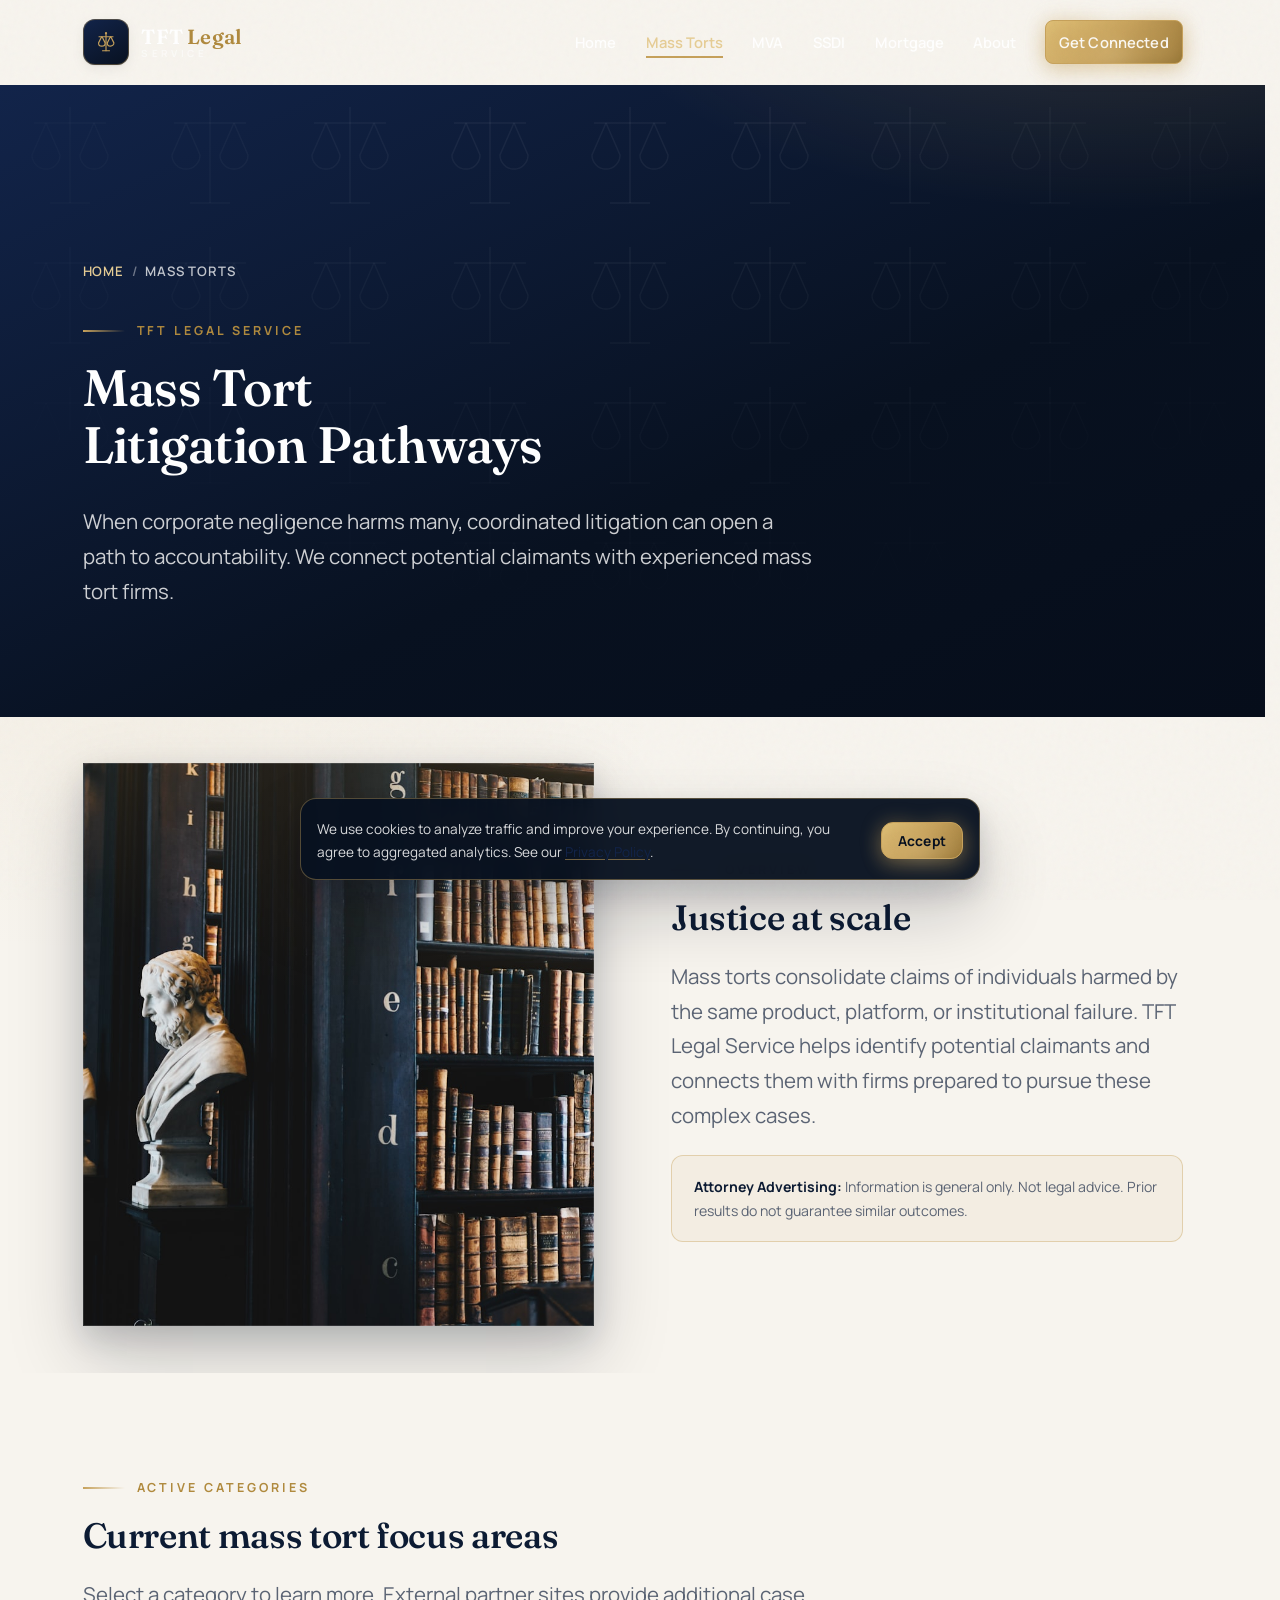
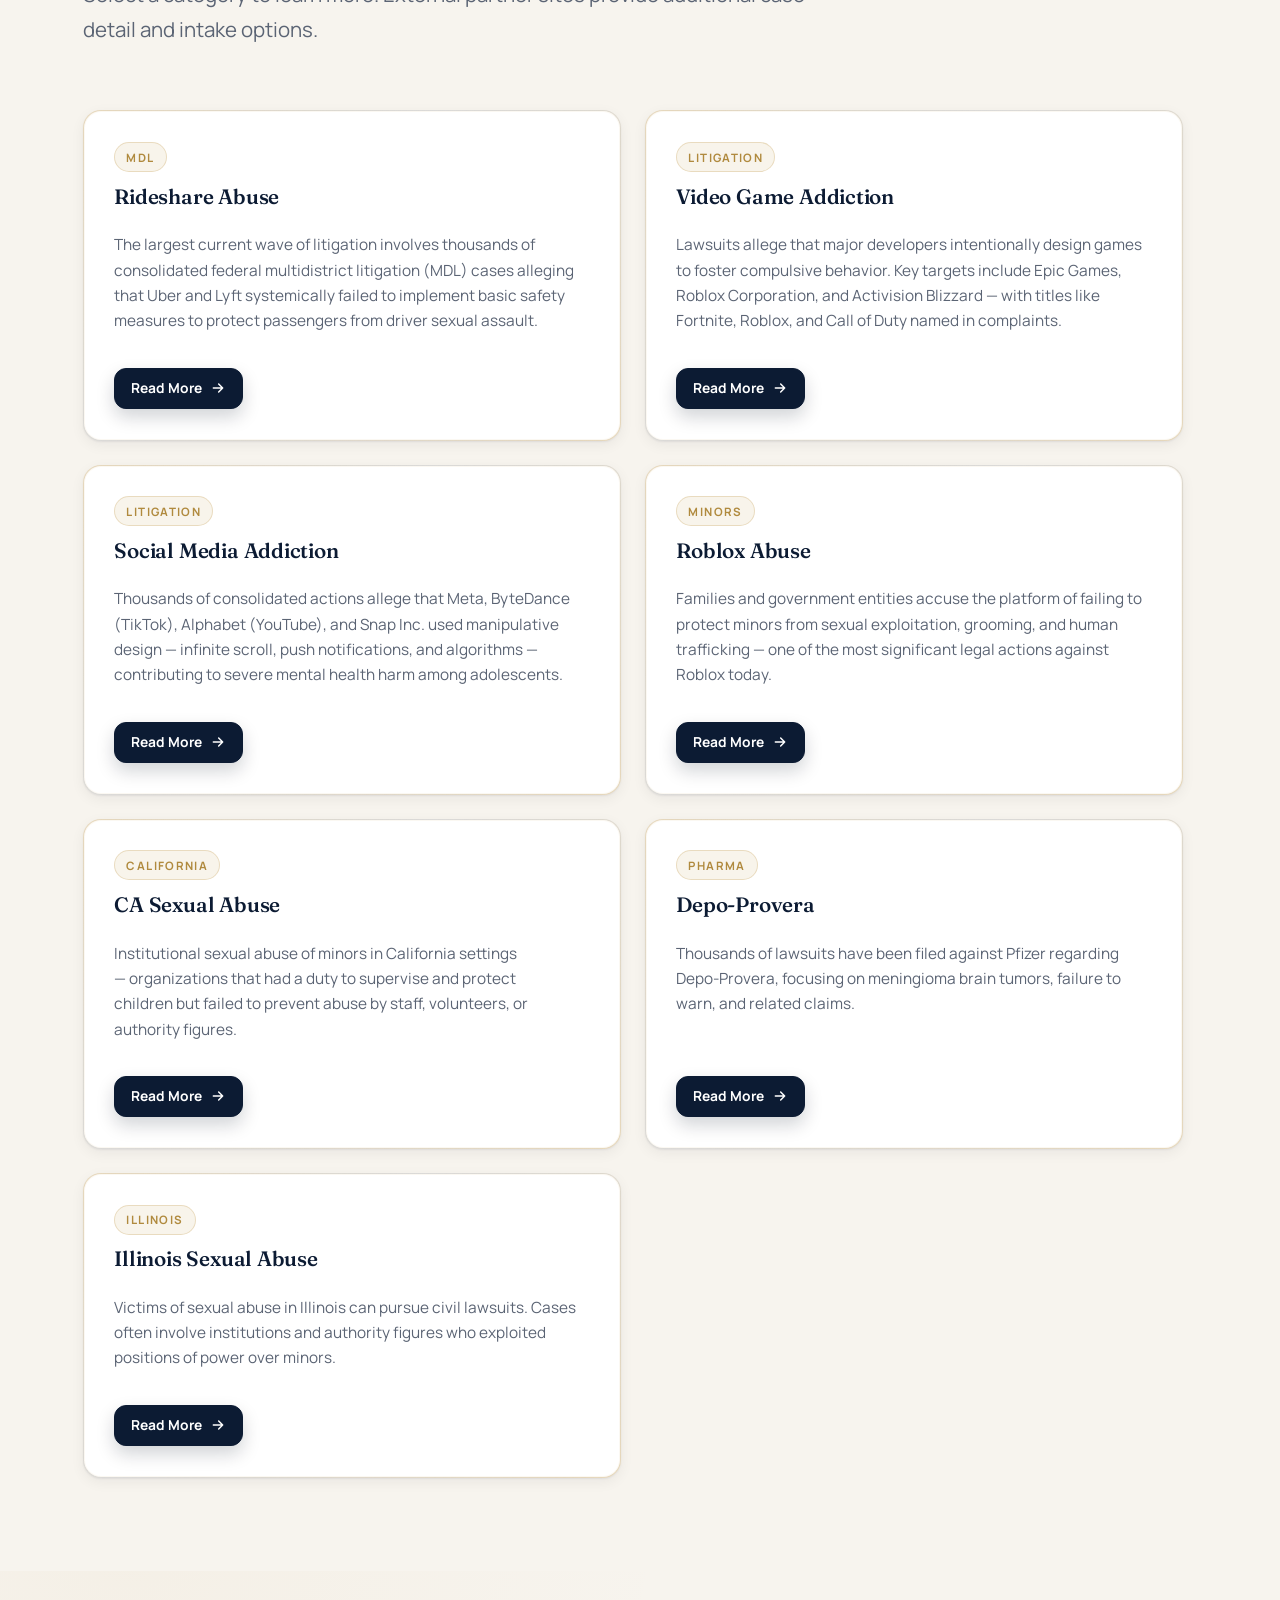
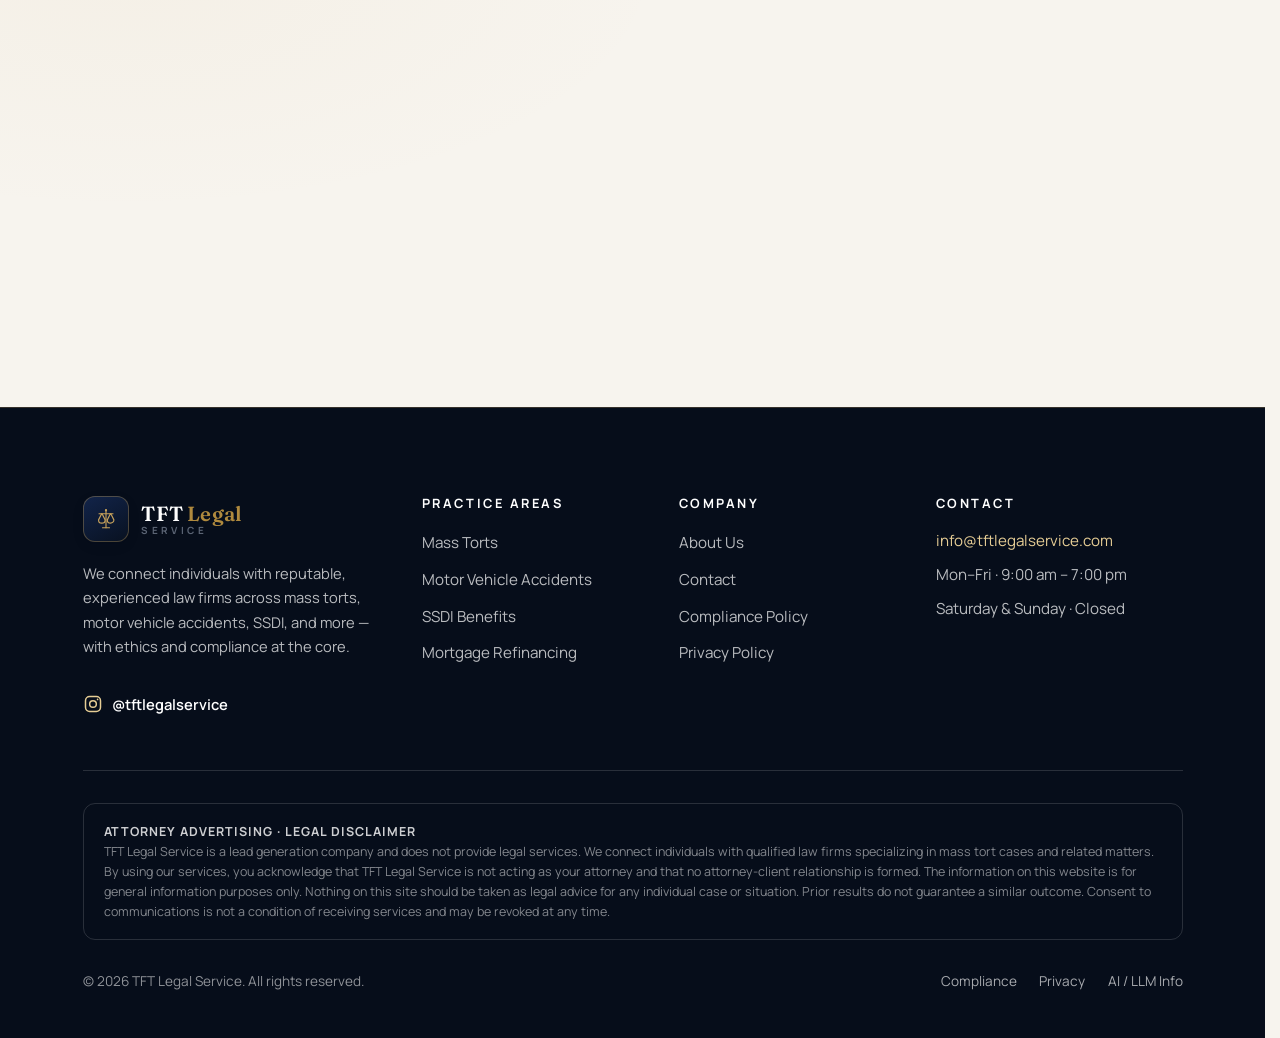
<file: torts.html>
<!DOCTYPE html>
<html lang="en-US">
<head>
  <meta charset="utf-8">
  <meta name="viewport" content="width=device-width, initial-scale=1, viewport-fit=cover">
  <title>Mass Torts | TFT Legal Service — Rideshare, Social Media, Depo-Provera & More</title>
  <meta name="description" content="Explore mass tort pathways including rideshare abuse, social media and video game addiction, Roblox abuse, Depo-Provera, and institutional sexual abuse. TFT Legal Service connects you with qualified counsel.">
  <meta name="keywords" content="mass torts, rideshare abuse lawsuit, Uber Lyft sexual assault MDL, social media addiction lawsuit, video game addiction lawsuit, Roblox abuse lawsuit, Depo-Provera lawsuit, California sexual abuse lawsuit, Illinois sexual abuse">
  <meta name="author" content="TFT Legal Service">
  <meta name="publisher" content="TFT Legal Service">
  <meta name="robots" content="index, follow, max-image-preview:large, max-snippet:-1, max-video-preview:-1">
  <meta name="googlebot" content="index, follow, max-image-preview:large, max-snippet:-1, max-video-preview:-1">
  <meta name="bingbot" content="index, follow">
  <meta name="language" content="English">
  <meta name="geo.region" content="US">
  <meta name="rating" content="general">
  <meta name="referrer" content="strict-origin-when-cross-origin">
  <meta name="theme-color" content="#0c1b33">
  <meta name="color-scheme" content="light">
  <meta name="format-detection" content="telephone=yes">
  <link rel="canonical" href="https://www.tftlegalservice.com/torts.html">
  <link rel="alternate" hreflang="en-us" href="https://www.tftlegalservice.com/torts.html">
  <link rel="alternate" hreflang="x-default" href="https://www.tftlegalservice.com/torts.html">
  <link rel="author" href="humans.txt">
  <link rel="manifest" href="site.webmanifest">
  <link rel="icon" href="assets/img/favicon.svg" type="image/svg+xml">
  <link rel="apple-touch-icon" href="assets/img/apple-touch-icon.png">
  <link rel="sitemap" type="application/xml" title="Sitemap" href="sitemap.xml">

  <!-- Open Graph -->
  <meta property="og:type" content="website">
  <meta property="og:site_name" content="TFT Legal Service">
  <meta property="og:locale" content="en_US">
  <meta property="og:title" content="Mass Torts | TFT Legal Service — Rideshare, Social Media, Depo-Provera & More">
  <meta property="og:description" content="Explore mass tort pathways including rideshare abuse, social media and video game addiction, Roblox abuse, Depo-Provera, and institutional sexual abuse. TFT Legal Service connects you with qualified counsel.">
  <meta property="og:url" content="https://www.tftlegalservice.com/torts.html">
  <meta property="og:image" content="https://www.tftlegalservice.com/assets/img/og-share.jpg">
  <meta property="og:image:width" content="1200">
  <meta property="og:image:height" content="630">
  <meta property="og:image:alt" content="TFT Legal Service — Connecting people with trusted legal representation">

  <!-- Twitter / X -->
  <meta name="twitter:card" content="summary_large_image">
  <meta name="twitter:title" content="Mass Torts | TFT Legal Service — Rideshare, Social Media, Depo-Provera & More">
  <meta name="twitter:description" content="Explore mass tort pathways including rideshare abuse, social media and video game addiction, Roblox abuse, Depo-Provera, and institutional sexual abuse. TFT Legal Service connects you with qualified counsel.">
  <meta name="twitter:image" content="https://www.tftlegalservice.com/assets/img/og-share.jpg">
  <meta name="twitter:image:alt" content="TFT Legal Service">

  <!-- AI / discovery hints -->
  <link rel="describedby" href="llms.txt" type="text/plain" title="LLM / AI site summary">
  <meta name="ai-content-declaration" content="human-authored company website content">

  <link rel="preconnect" href="https://fonts.googleapis.com">
  <link rel="preconnect" href="https://fonts.gstatic.com" crossorigin>
  <link href="https://fonts.googleapis.com/css2?family=Fraunces:opsz,wght@9..144,500;9..144,600;9..144,700&family=Manrope:wght@400;500;600;700;800&display=swap" rel="stylesheet">
  <link rel="stylesheet" href="assets/css/styles.css">

<script type="application/ld+json">
{
  "@context": "https://schema.org",
  "@type": ["Organization", "ProfessionalService"],
  "@id": "https://www.tftlegalservice.com/#organization",
  "name": "TFT Legal Service",
  "alternateName": ["TFT Legal", "TFT Legal Services"],
  "url": "https://www.tftlegalservice.com/",
  "logo": {
    "@type": "ImageObject",
    "url": "https://www.tftlegalservice.com/assets/img/icon-512.png",
    "width": 512,
    "height": 512
  },
  "image": "https://www.tftlegalservice.com/assets/img/og-share.jpg",
  "description": "TFT Legal Service is a lead generation and legal marketing company that connects individuals with qualified law firms specializing in mass torts, motor vehicle accidents, SSDI, and related practice areas.",
  "email": "info@tftlegalservice.com",
  "sameAs": [
    "https://www.instagram.com/tftlegalservice"
  ],
  "foundingDate": "2024",
  "founder": {
    "@type": "Person",
    "name": "Giselle Leite",
    "jobTitle": "Founder",
    "description": "Brazilian-American entrepreneur and law graduate who founded TFT Legal Service to connect people with accessible, reputable legal representation."
  },
  "employee": [
    {
      "@type": "Person",
      "name": "Giselle Leite",
      "jobTitle": "Founder"
    },
    {
      "@type": "Person",
      "name": "Dr. Gabriel Saboia",
      "jobTitle": "Legal Marketing Partner"
    }
  ],
  "areaServed": {
    "@type": "Country",
    "name": "United States"
  },
  "knowsAbout": [
    "Mass Tort Lead Generation",
    "Motor Vehicle Accident Referrals",
    "Social Security Disability Insurance",
    "Legal Marketing Compliance",
    "TCPA Compliance"
  ],
  "slogan": "Connecting people with trusted legal representation",
  "contactPoint": {
    "@type": "ContactPoint",
    "contactType": "customer service",
    "email": "info@tftlegalservice.com",
    "availableLanguage": ["English", "Portuguese"],
    "hoursAvailable": {
      "@type": "OpeningHoursSpecification",
      "dayOfWeek": ["Monday", "Tuesday", "Wednesday", "Thursday", "Friday"],
      "opens": "09:00",
      "closes": "19:00"
    }
  },
  "disclaimer": "TFT Legal Service is a lead generation company and does not provide legal services. No attorney-client relationship is formed through use of this website."
}
</script>
<script type="application/ld+json">
{
  "@context": "https://schema.org",
  "@type": "FAQPage",
  "mainEntity": [
    {
      "@type": "Question",
      "name": "What is a mass tort?",
      "acceptedAnswer": {
        "@type": "Answer",
        "text": "A mass tort is a civil action involving numerous plaintiffs against one or more corporate defendants, often arising from the same product, drug, platform, or pattern of alleged negligence. TFT Legal Service connects potential claimants with qualified mass tort law firms."
      }
    },
    {
      "@type": "Question",
      "name": "Which mass tort cases does TFT Legal Service cover?",
      "acceptedAnswer": {
        "@type": "Answer",
        "text": "Current pathways include rideshare abuse (Uber/Lyft), video game addiction, social media addiction, Roblox abuse, California institutional sexual abuse, Depo-Provera litigation, and Illinois sexual abuse cases."
      }
    }
  ]
}
</script>
<script type="application/ld+json">
{
  "@context": "https://schema.org",
  "@type": "BreadcrumbList",
  "itemListElement": [
    {
      "@type": "ListItem",
      "position": 1,
      "name": "Home",
      "item": "https://www.tftlegalservice.com/"
    },
    {
      "@type": "ListItem",
      "position": 2,
      "name": "Mass Torts",
      "item": "https://www.tftlegalservice.com/torts.html"
    }
  ]
}
</script>
</head>
<body>
  <div class="scroll-progress" aria-hidden="true"></div>
<a class="skip-link" href="#main">Skip to main content</a>
  <header class="site-header" role="banner">
    <div class="container header-inner">
      <a class="brand" href="index.html" aria-label="TFT Legal Service — Home">
        <span class="brand-mark"><svg viewBox="0 0 64 64" aria-hidden="true" focusable="false">
  <g fill="none" stroke="#C6A15B" stroke-width="2.6" stroke-linecap="round" stroke-linejoin="round">
    <path d="M32 12v40"/><path d="M24 52h16"/><path d="M16 20h32"/>
    <path d="M22 20l-7 14a7.5 7.5 0 0 0 15 0l-7-14"/>
    <path d="M42 20l-7 14a7.5 7.5 0 0 0 15 0l-7-14"/>
  </g>
  <circle cx="32" cy="12" r="2.6" fill="#C6A15B"/>
</svg></span>
        <span class="brand-text">
          <span class="brand-name">TFT <em>Legal</em></span>
          <span class="brand-sub">Service</span>
        </span>
      </a>
      <button class="nav-toggle" type="button" aria-expanded="false" aria-controls="primary-nav" aria-label="Open menu">
        <span></span>
      </button>
      <nav class="main-nav" id="primary-nav" aria-label="Primary">
      <a href="index.html">Home</a>
      <a href="torts.html" aria-current="page">Mass Torts</a>
      <a href="mva.html">MVA</a>
      <a href="ssdi.html">SSDI</a>
      <a href="mortgage.html">Mortgage</a>
      <a href="about.html">About</a>
        <a class="btn btn--gold btn--sm nav-cta" href="contact.html">Get Connected</a>
      </nav>
    </div>
  </header>

  <main id="main">
  <section class="page-hero">
    <div class="container">
      <nav aria-label="Breadcrumb">
        <ol class="breadcrumbs">
          <li><a href="index.html">Home</a></li><li aria-current="page">Mass Torts</li>
        </ol>
      </nav>
      <p class="eyebrow">TFT Legal Service</p>
      <h1 class="display-lg">Mass Tort Litigation Pathways</h1>
      <p class="lede">When corporate negligence harms many, coordinated litigation can open a path to accountability. We connect potential claimants with experienced mass tort firms.</p>
    </div>
  </section>


    <section class="section section--tight">
      <div class="container split">
        <div class="media-frame reveal">
          <img src="assets/img/torts-hero.jpg" width="1400" height="933" alt="Legal books representing mass tort litigation research" loading="eager" decoding="async" fetchpriority="high">
        </div>
        <div class="reveal">
          <p class="eyebrow">Overview</p>
          <h2 class="display-md">Justice at scale</h2>
          <p class="lede">Mass torts consolidate claims of individuals harmed by the same product, platform, or institutional failure. TFT Legal Service helps identify potential claimants and connects them with firms prepared to pursue these complex cases.</p>
          <div class="notice" style="margin-top:1.4rem"><strong>Attorney Advertising:</strong> Information is general only. Not legal advice. Prior results do not guarantee similar outcomes.</div>
        </div>
      </div>
    </section>

    <section class="section">
      <div class="container">
        <div class="section-head reveal">
          <p class="eyebrow">Active Categories</p>
          <h2 class="display-md">Current mass tort focus areas</h2>
          <p class="lede">Select a category to learn more. External partner sites provide additional case detail and intake options.</p>
        </div>
        <div class="grid grid--2" data-stagger>
          <article class="case-card reveal">
            <div class="meta"><span class="tag" style="margin:0">MDL</span></div>
            <h3>Rideshare Abuse</h3>
            <p>The largest current wave of litigation involves thousands of consolidated federal multidistrict litigation (MDL) cases alleging that Uber and Lyft systemically failed to implement basic safety measures to protect passengers from driver sexual assault.</p>
            <a class="btn btn--navy btn--sm" href="https://www.claimresolutionscenter.com" target="_blank" rel="noopener noreferrer">Read More <svg viewBox="0 0 24 24" fill="none" stroke="currentColor" stroke-width="2.2" stroke-linecap="round" stroke-linejoin="round" aria-hidden="true"><path d="M5 12h14M13 6l6 6-6 6"/></svg></a>
          </article>
          <article class="case-card reveal">
            <div class="meta"><span class="tag" style="margin:0">Litigation</span></div>
            <h3>Video Game Addiction</h3>
            <p>Lawsuits allege that major developers intentionally design games to foster compulsive behavior. Key targets include Epic Games, Roblox Corporation, and Activision Blizzard — with titles like Fortnite, Roblox, and Call of Duty named in complaints.</p>
            <a class="btn btn--navy btn--sm" href="https://www.fight4myrights.net" target="_blank" rel="noopener noreferrer">Read More <svg viewBox="0 0 24 24" fill="none" stroke="currentColor" stroke-width="2.2" stroke-linecap="round" stroke-linejoin="round" aria-hidden="true"><path d="M5 12h14M13 6l6 6-6 6"/></svg></a>
          </article>
          <article class="case-card reveal">
            <div class="meta"><span class="tag" style="margin:0">Litigation</span></div>
            <h3>Social Media Addiction</h3>
            <p>Thousands of consolidated actions allege that Meta, ByteDance (TikTok), Alphabet (YouTube), and Snap Inc. used manipulative design — infinite scroll, push notifications, and algorithms — contributing to severe mental health harm among adolescents.</p>
            <a class="btn btn--navy btn--sm" href="#">Read More <svg viewBox="0 0 24 24" fill="none" stroke="currentColor" stroke-width="2.2" stroke-linecap="round" stroke-linejoin="round" aria-hidden="true"><path d="M5 12h14M13 6l6 6-6 6"/></svg></a>
          </article>
          <article class="case-card reveal">
            <div class="meta"><span class="tag" style="margin:0">Minors</span></div>
            <h3>Roblox Abuse</h3>
            <p>Families and government entities accuse the platform of failing to protect minors from sexual exploitation, grooming, and human trafficking — one of the most significant legal actions against Roblox today.</p>
            <a class="btn btn--navy btn--sm" href="https://www.gettingjusticenow.com" target="_blank" rel="noopener noreferrer">Read More <svg viewBox="0 0 24 24" fill="none" stroke="currentColor" stroke-width="2.2" stroke-linecap="round" stroke-linejoin="round" aria-hidden="true"><path d="M5 12h14M13 6l6 6-6 6"/></svg></a>
          </article>
          <article class="case-card reveal">
            <div class="meta"><span class="tag" style="margin:0">California</span></div>
            <h3>CA Sexual Abuse</h3>
            <p>Institutional sexual abuse of minors in California settings — organizations that had a duty to supervise and protect children but failed to prevent abuse by staff, volunteers, or authority figures.</p>
            <a class="btn btn--navy btn--sm" href="https://www.standagainstabuse.com" target="_blank" rel="noopener noreferrer">Read More <svg viewBox="0 0 24 24" fill="none" stroke="currentColor" stroke-width="2.2" stroke-linecap="round" stroke-linejoin="round" aria-hidden="true"><path d="M5 12h14M13 6l6 6-6 6"/></svg></a>
          </article>
          <article class="case-card reveal">
            <div class="meta"><span class="tag" style="margin:0">Pharma</span></div>
            <h3>Depo-Provera</h3>
            <p>Thousands of lawsuits have been filed against Pfizer regarding Depo-Provera, focusing on meningioma brain tumors, failure to warn, and related claims.</p>
            <a class="btn btn--navy btn--sm" href="https://www.depohelp.org" target="_blank" rel="noopener noreferrer">Read More <svg viewBox="0 0 24 24" fill="none" stroke="currentColor" stroke-width="2.2" stroke-linecap="round" stroke-linejoin="round" aria-hidden="true"><path d="M5 12h14M13 6l6 6-6 6"/></svg></a>
          </article>
          <article class="case-card reveal">
            <div class="meta"><span class="tag" style="margin:0">Illinois</span></div>
            <h3>Illinois Sexual Abuse</h3>
            <p>Victims of sexual abuse in Illinois can pursue civil lawsuits. Cases often involve institutions and authority figures who exploited positions of power over minors.</p>
            <a class="btn btn--navy btn--sm" href="https://www.justiceroute.com" target="_blank" rel="noopener noreferrer">Read More <svg viewBox="0 0 24 24" fill="none" stroke="currentColor" stroke-width="2.2" stroke-linecap="round" stroke-linejoin="round" aria-hidden="true"><path d="M5 12h14M13 6l6 6-6 6"/></svg></a>
          </article>
        </div>
      </div>
    </section>

    <section class="section section--tight">
      <div class="container">
        <div class="cta-band reveal">
          <h2 class="display-md">Think you may have a claim?</h2>
          <p>Tell us about your situation. We will help determine whether a partner firm may be able to evaluate your case.</p>
          <div class="hero-actions">
            <a class="btn btn--gold" href="contact.html">Start a Conversation <svg viewBox="0 0 24 24" fill="none" stroke="currentColor" stroke-width="2.2" stroke-linecap="round" stroke-linejoin="round" aria-hidden="true"><path d="M5 12h14M13 6l6 6-6 6"/></svg></a>
          </div>
        </div>
      </div>
    </section>
  </main>
  <footer class="site-footer" role="contentinfo">
    <div class="container">
      <div class="footer-grid">
        <div class="footer-brand">
          <a class="brand" href="index.html" aria-label="TFT Legal Service">
            <span class="brand-mark"><svg viewBox="0 0 64 64" aria-hidden="true" focusable="false">
  <g fill="none" stroke="#C6A15B" stroke-width="2.6" stroke-linecap="round" stroke-linejoin="round">
    <path d="M32 12v40"/><path d="M24 52h16"/><path d="M16 20h32"/>
    <path d="M22 20l-7 14a7.5 7.5 0 0 0 15 0l-7-14"/>
    <path d="M42 20l-7 14a7.5 7.5 0 0 0 15 0l-7-14"/>
  </g>
  <circle cx="32" cy="12" r="2.6" fill="#C6A15B"/>
</svg></span>
            <span class="brand-text">
              <span class="brand-name" style="color:#fff">TFT <em>Legal</em></span>
              <span class="brand-sub">Service</span>
            </span>
          </a>
          <p style="margin-top:1.2rem">We connect individuals with reputable, experienced law firms across mass torts, motor vehicle accidents, SSDI, and more — with ethics and compliance at the core.</p>
          <a class="social-link" href="https://www.instagram.com/tftlegalservice" target="_blank" rel="noopener noreferrer me" aria-label="TFT Legal Service on Instagram">
            <svg viewBox="0 0 24 24" fill="none" stroke="currentColor" stroke-width="1.8" aria-hidden="true"><rect x="3" y="3" width="18" height="18" rx="5"/><circle cx="12" cy="12" r="4"/><circle cx="17.5" cy="6.5" r="1" fill="currentColor" stroke="none"/></svg>
            @tftlegalservice
          </a>
        </div>
        <div>
          <h4>Practice Areas</h4>
          <ul class="footer-links">
            <li><a href="torts.html">Mass Torts</a></li>
            <li><a href="mva.html">Motor Vehicle Accidents</a></li>
            <li><a href="ssdi.html">SSDI Benefits</a></li>
            <li><a href="mortgage.html">Mortgage Refinancing</a></li>
          </ul>
        </div>
        <div>
          <h4>Company</h4>
          <ul class="footer-links">
            <li><a href="about.html">About Us</a></li>
            <li><a href="contact.html">Contact</a></li>
            <li><a href="compliance.html">Compliance Policy</a></li>
            <li><a href="privacy.html">Privacy Policy</a></li>
          </ul>
        </div>
        <div>
          <h4>Contact</h4>
          <div class="footer-contact">
            <div><a href="mailto:info@tftlegalservice.com">info@tftlegalservice.com</a></div>
            <div>Mon–Fri · 9:00 am – 7:00 pm</div>
            <div>Saturday &amp; Sunday · Closed</div>
          </div>
        </div>
      </div>
      <div class="footer-legal">
        <div class="disclaimer">
          <strong>ATTORNEY ADVERTISING · LEGAL DISCLAIMER</strong><br>
          TFT Legal Service is a lead generation company and does not provide legal services. We connect individuals with qualified law firms specializing in mass tort cases and related matters. By using our services, you acknowledge that TFT Legal Service is not acting as your attorney and that no attorney-client relationship is formed. The information on this website is for general information purposes only. Nothing on this site should be taken as legal advice for any individual case or situation. Prior results do not guarantee a similar outcome. Consent to communications is not a condition of receiving services and may be revoked at any time.
        </div>
        <div class="footer-bottom">
          <p>© <span data-year>2026</span> TFT Legal Service. All rights reserved.</p>
          <nav aria-label="Legal">
            <a href="compliance.html">Compliance</a>
            <a href="privacy.html">Privacy</a>
            <a href="llms.txt">AI / LLM Info</a>
          </nav>
        </div>
      </div>
    </div>
  </footer>

  <div class="cookie-banner" role="dialog" aria-label="Cookie notice" aria-live="polite">
    <p>We use cookies to analyze traffic and improve your experience. By continuing, you agree to aggregated analytics. See our <a href="privacy.html">Privacy Policy</a>.</p>
    <button class="btn btn--gold btn--sm" type="button" data-cookie-accept>Accept</button>
  </div>
  <script src="assets/js/main.js" defer></script>
</body>
</html>
</file>
<file: assets/css/styles.css>
/* ==========================================================================
   TFT Legal Service — Design System
   ========================================================================== */

:root {
  --navy-950: #060d1a;
  --navy-900: #081120;
  --navy-800: #0c1b33;
  --navy-700: #12244a;
  --navy-600: #1b3260;
  --gold: #c6a15b;
  --gold-strong: #b08a3e;
  --gold-light: #e6cd95;
  --ivory: #f7f4ee;
  --paper: #ffffff;
  --ink: #182230;
  --muted: #5b6474;
  --line: rgba(24, 34, 48, 0.12);
  --line-light: rgba(255, 255, 255, 0.14);
  --shadow-sm: 0 1px 2px rgba(8, 17, 32, 0.06), 0 4px 14px rgba(8, 17, 32, 0.06);
  --shadow-md: 0 6px 18px rgba(8, 17, 32, 0.08), 0 18px 44px rgba(8, 17, 32, 0.12);
  --shadow-lg: 0 12px 28px rgba(8, 17, 32, 0.14), 0 32px 72px rgba(8, 17, 32, 0.2);
  --radius: 18px;
  --radius-sm: 12px;
  --font-display: "Fraunces", "Georgia", "Times New Roman", serif;
  --font-body: "Manrope", "Segoe UI", -apple-system, sans-serif;
  --container: 1180px;
  --ease: cubic-bezier(0.22, 1, 0.36, 1);
}

* { box-sizing: border-box; }

html {
  scroll-behavior: smooth;
  scroll-padding-top: 96px;
  -webkit-text-size-adjust: 100%;
}

body {
  margin: 0;
  font-family: var(--font-body);
  font-size: 1.0625rem;
  line-height: 1.65;
  color: var(--ink);
  background: var(--ivory);
  -webkit-font-smoothing: antialiased;
  overflow-x: hidden;
}

img { max-width: 100%; display: block; }

a { color: var(--navy-700); text-decoration-color: rgba(198, 161, 91, 0.55); text-underline-offset: 3px; }
a:hover { color: var(--gold-strong); }

::selection { background: var(--gold); color: var(--navy-900); }

.container {
  width: 100%;
  max-width: var(--container);
  margin-inline: auto;
  padding-inline: clamp(1.25rem, 4vw, 2.5rem);
}

.skip-link {
  position: absolute;
  left: -9999px;
  top: 0;
  background: var(--navy-800);
  color: #fff;
  padding: 0.75rem 1.25rem;
  border-radius: 0 0 10px 0;
  z-index: 200;
}
.skip-link:focus { left: 0; color: #fff; }

:focus-visible {
  outline: 3px solid var(--gold);
  outline-offset: 3px;
  border-radius: 4px;
}

/* ---------- Typography ---------- */

h1, h2, h3, h4 {
  font-family: var(--font-display);
  font-weight: 560;
  line-height: 1.12;
  color: var(--navy-800);
  margin: 0 0 0.6em;
  letter-spacing: -0.01em;
}

.display-xl { font-size: clamp(2.6rem, 6vw, 4.4rem); }
.display-lg { font-size: clamp(2.1rem, 4.4vw, 3.2rem); }
.display-md { font-size: clamp(1.6rem, 3vw, 2.2rem); }

.eyebrow {
  display: inline-flex;
  align-items: center;
  gap: 0.75rem;
  font-size: 0.78rem;
  font-weight: 700;
  letter-spacing: 0.24em;
  text-transform: uppercase;
  color: var(--gold-strong);
  margin-bottom: 1.1rem;
}
.eyebrow::before {
  content: "";
  width: 42px;
  height: 2px;
  background: linear-gradient(90deg, var(--gold), transparent);
}
.eyebrow--center::after {
  content: "";
  width: 42px;
  height: 2px;
  background: linear-gradient(270deg, var(--gold), transparent);
}

.lede {
  font-size: clamp(1.1rem, 1.6vw, 1.28rem);
  line-height: 1.7;
  color: var(--muted);
  max-width: 62ch;
}

.section { padding: clamp(4rem, 9vw, 7.5rem) 0; position: relative; }
.section--tight { padding: clamp(2.75rem, 6vw, 4.5rem) 0; }

.section-head { max-width: 760px; margin-bottom: clamp(2.5rem, 5vw, 4rem); }
.section-head--center { margin-inline: auto; text-align: center; }
.section-head--center .lede { margin-inline: auto; }
.section-head--center .eyebrow { justify-content: center; }

/* ---------- Header ---------- */

.site-header {
  position: fixed;
  inset: 0 0 auto;
  z-index: 100;
  transition: background 0.35s var(--ease), box-shadow 0.35s var(--ease), border-color 0.35s, color 0.35s;
  border-bottom: 1px solid transparent;
  color: #fff;
}
.site-header .brand { color: inherit; }
.site-header .brand-sub { color: rgba(255, 255, 255, 0.55); }
.site-header .main-nav a { color: rgba(255, 255, 255, 0.92); }
.site-header .main-nav a[aria-current="page"] { color: var(--gold-light); }
.site-header .nav-toggle {
  background: rgba(255, 255, 255, 0.08);
  border-color: rgba(255, 255, 255, 0.22);
}
.site-header .nav-toggle span,
.site-header .nav-toggle span::before,
.site-header .nav-toggle span::after { background: #fff; }

.site-header.is-scrolled {
  background: rgba(247, 244, 238, 0.92);
  backdrop-filter: blur(14px);
  -webkit-backdrop-filter: blur(14px);
  box-shadow: var(--shadow-sm);
  border-color: var(--line);
  color: var(--navy-800);
}
.site-header.is-scrolled .brand-sub { color: var(--muted); }
.site-header.is-scrolled .main-nav a { color: var(--navy-800); }
.site-header.is-scrolled .main-nav a[aria-current="page"] { color: var(--gold-strong); }
.site-header.is-scrolled .nav-toggle {
  background: var(--paper);
  border-color: var(--line);
}
.site-header.is-scrolled .nav-toggle span,
.site-header.is-scrolled .nav-toggle span::before,
.site-header.is-scrolled .nav-toggle span::after { background: var(--navy-800); }

.header-inner {
  display: flex;
  align-items: center;
  justify-content: space-between;
  gap: 1rem;
  height: 84px;
}

.brand {
  display: inline-flex;
  align-items: center;
  gap: 0.8rem;
  text-decoration: none;
  color: var(--navy-800);
}
.brand-mark {
  width: 46px;
  height: 46px;
  border-radius: 12px;
  background: linear-gradient(150deg, var(--navy-700), var(--navy-900));
  display: grid;
  place-items: center;
  box-shadow: inset 0 0 0 1px rgba(198, 161, 91, 0.35), var(--shadow-sm);
  flex: none;
}
.brand-mark svg { width: 28px; height: 28px; }
.brand-text { display: flex; flex-direction: column; line-height: 1.05; }
.brand-name {
  font-family: var(--font-display);
  font-weight: 600;
  font-size: 1.28rem;
  letter-spacing: 0.01em;
}
.brand-name em { font-style: normal; color: var(--gold-strong); }
.brand-sub {
  font-size: 0.62rem;
  font-weight: 700;
  letter-spacing: 0.34em;
  text-transform: uppercase;
  color: var(--muted);
}

.main-nav { display: flex; align-items: center; gap: 0.25rem; }
.main-nav a {
  position: relative;
  padding: 0.55rem 0.8rem;
  font-size: 0.92rem;
  font-weight: 600;
  color: var(--navy-800);
  text-decoration: none;
  border-radius: 8px;
  transition: color 0.2s;
}
.main-nav a::after {
  content: "";
  position: absolute;
  left: 0.8rem;
  right: 0.8rem;
  bottom: 0.3rem;
  height: 2px;
  background: var(--gold);
  transform: scaleX(0);
  transform-origin: left;
  transition: transform 0.3s var(--ease);
}
.main-nav a:hover::after,
.main-nav a[aria-current="page"]::after { transform: scaleX(1); }
.main-nav a[aria-current="page"] { color: var(--gold-strong); }

.nav-cta { margin-left: 0.75rem; }

.nav-toggle {
  display: none;
  width: 46px;
  height: 46px;
  border: 1px solid var(--line);
  border-radius: 12px;
  background: var(--paper);
  cursor: pointer;
  padding: 0;
  place-items: center;
}
.nav-toggle span {
  display: block;
  width: 20px;
  height: 2px;
  background: var(--navy-800);
  position: relative;
  transition: background 0.2s;
}
.nav-toggle span::before,
.nav-toggle span::after {
  content: "";
  position: absolute;
  left: 0;
  width: 20px;
  height: 2px;
  background: var(--navy-800);
  transition: transform 0.25s var(--ease), top 0.25s var(--ease);
}
.nav-toggle span::before { top: -6px; }
.nav-toggle span::after { top: 6px; }
.nav-toggle[aria-expanded="true"] span { background: transparent; }
.nav-toggle[aria-expanded="true"] span::before { top: 0; transform: rotate(45deg); }
.nav-toggle[aria-expanded="true"] span::after { top: 0; transform: rotate(-45deg); }

/* ---------- Buttons ---------- */

.btn {
  display: inline-flex;
  align-items: center;
  justify-content: center;
  gap: 0.6rem;
  padding: 0.95rem 1.75rem;
  border-radius: 10px;
  font-family: var(--font-body);
  font-size: 0.95rem;
  font-weight: 700;
  letter-spacing: 0.01em;
  text-decoration: none;
  cursor: pointer;
  border: 1px solid transparent;
  transition: transform 0.25s var(--ease), box-shadow 0.25s var(--ease), background 0.25s, color 0.25s, border-color 0.25s;
  will-change: transform;
}
.btn svg { width: 16px; height: 16px; transition: transform 0.25s var(--ease); }
.btn:hover svg { transform: translateX(4px); }

.btn--gold {
  background: linear-gradient(135deg, var(--gold-light), var(--gold) 50%, var(--gold-strong));
  color: var(--navy-900);
  box-shadow: 0 8px 20px rgba(176, 138, 62, 0.22);
}
.btn--gold:hover { transform: translateY(-2px); box-shadow: 0 12px 26px rgba(176, 138, 62, 0.32); color: var(--navy-950); }

.btn--navy {
  background: var(--navy-800);
  color: #fff;
  box-shadow: 0 8px 18px rgba(8, 17, 32, 0.18);
}
.btn--navy:hover { transform: translateY(-2px); background: var(--navy-700); color: #fff; }

.btn--ghost {
  background: transparent;
  color: var(--navy-800);
  border-color: rgba(24, 34, 48, 0.28);
}
.btn--ghost:hover { border-color: var(--gold); color: var(--gold-strong); transform: translateY(-2px); }

.btn--ghost-light {
  background: transparent;
  color: #fff;
  border-color: rgba(255, 255, 255, 0.35);
}
.btn--ghost-light:hover { border-color: var(--gold-light); color: var(--gold-light); transform: translateY(-2px); }


/* ---------- Hero ---------- */

.hero {
  position: relative;
  min-height: min(100vh, 920px);
  display: flex;
  align-items: flex-end;
  padding: 10rem 0 5.5rem;
  color: #fff;
  overflow: hidden;
  background: var(--navy-950);
}
.hero-media {
  position: absolute;
  inset: 0;
  z-index: 0;
}
.hero-media img {
  width: 100%;
  height: 100%;
  object-fit: cover;
  object-position: center 30%;
  transform: scale(1.04);
  animation: heroDrift 22s var(--ease) infinite alternate;
}
@keyframes heroDrift {
  from { transform: scale(1.04) translate3d(0, 0, 0); }
  to { transform: scale(1.1) translate3d(-1.5%, -1%, 0); }
}
.hero-media::after {
  content: "";
  position: absolute;
  inset: 0;
  background:
    linear-gradient(105deg, rgba(6, 13, 26, 0.92) 0%, rgba(8, 17, 32, 0.78) 42%, rgba(8, 17, 32, 0.45) 70%, rgba(12, 27, 51, 0.55) 100%),
    linear-gradient(180deg, rgba(6, 13, 26, 0.45) 0%, transparent 28%, transparent 62%, rgba(247, 244, 238, 0.95) 100%);
}
.hero::before {
  content: "";
  position: absolute;
  inset: 0;
  z-index: 1;
  background-image: url("data:image/svg+xml,%3Csvg xmlns='http://www.w3.org/2000/svg' width='140' height='140' viewBox='0 0 140 140'%3E%3Cg fill='none' stroke='%23ffffff' stroke-opacity='0.04' stroke-width='1.4'%3E%3Cpath d='M70 22v96'/%3E%3Cpath d='M50 118h40'/%3E%3Cpath d='M34 38h72'/%3E%3Cpath d='M46 38 32 70a14 14 0 0 0 28 0L46 38'/%3E%3Cpath d='M94 38 80 70a14 14 0 0 0 28 0L94 38'/%3E%3C/g%3E%3C/svg%3E");
  background-size: 140px;
  pointer-events: none;
}

.hero .container { position: relative; z-index: 2; max-width: 900px; }

.hero-brand-lockup {
  font-family: var(--font-display);
  font-size: clamp(1.15rem, 2.4vw, 1.55rem);
  font-weight: 600;
  letter-spacing: 0.04em;
  color: var(--gold-light);
  margin: 0 0 1.1rem;
}
.hero-brand-lockup span {
  display: block;
  font-family: var(--font-body);
  font-size: 0.68rem;
  font-weight: 700;
  letter-spacing: 0.38em;
  text-transform: uppercase;
  color: rgba(255, 255, 255, 0.62);
  margin-top: 0.35rem;
}

.hero h1 { color: #fff; margin-bottom: 1.25rem; max-width: 14ch; }
.hero h1 .accent {
  background: linear-gradient(120deg, var(--gold-light), var(--gold));
  -webkit-background-clip: text;
  background-clip: text;
  color: transparent;
  font-style: italic;
}
.hero .lede { color: rgba(255, 255, 255, 0.84); margin-bottom: 2rem; max-width: 46ch; }

.hero-actions { display: flex; flex-wrap: wrap; gap: 0.9rem; margin-bottom: 0; }

.hero-list { list-style: none; margin: 0 0 1.6rem; padding: 0; display: grid; gap: 0.85rem; }
.hero-list li { display: flex; gap: 0.75rem; align-items: flex-start; font-size: 0.96rem; color: rgba(255, 255, 255, 0.88); }
.hero-list svg { width: 20px; height: 20px; flex: none; margin-top: 2px; color: var(--gold-light); }

.scroll-hint {
  position: absolute;
  left: 50%;
  bottom: 2rem;
  transform: translateX(-50%);
  z-index: 3;
  width: 26px;
  height: 44px;
  border: 2px solid rgba(255, 255, 255, 0.4);
  border-radius: 14px;
}
.scroll-hint::before {
  content: "";
  position: absolute;
  left: 50%;
  top: 8px;
  width: 4px;
  height: 8px;
  margin-left: -2px;
  border-radius: 2px;
  background: var(--gold-light);
  animation: hint 1.8s infinite;
}
@keyframes hint {
  0% { transform: translateY(0); opacity: 1; }
  70% { transform: translateY(14px); opacity: 0; }
  100% { opacity: 0; }
}

/* ---------- Page hero (interior pages) ---------- */

.page-hero {
  position: relative;
  padding: 11rem 0 5.5rem;
  color: #fff;
  background:
    radial-gradient(900px 420px at 88% -20%, rgba(198, 161, 91, 0.2), transparent 60%),
    linear-gradient(155deg, var(--navy-700), var(--navy-900) 60%, var(--navy-950));
  overflow: hidden;
}
.page-hero::before {
  content: "";
  position: absolute;
  inset: 0;
  background-image: url("data:image/svg+xml,%3Csvg xmlns='http://www.w3.org/2000/svg' width='140' height='140' viewBox='0 0 140 140'%3E%3Cg fill='none' stroke='%23ffffff' stroke-opacity='0.05' stroke-width='1.4'%3E%3Cpath d='M70 22v96'/%3E%3Cpath d='M50 118h40'/%3E%3Cpath d='M34 38h72'/%3E%3Cpath d='M46 38 32 70a14 14 0 0 0 28 0L46 38'/%3E%3Cpath d='M94 38 80 70a14 14 0 0 0 28 0L94 38'/%3E%3C/g%3E%3C/svg%3E");
  background-size: 140px;
  mask-image: radial-gradient(70% 90% at 50% 0%, #000 20%, transparent 100%);
  -webkit-mask-image: radial-gradient(70% 90% at 50% 0%, #000 20%, transparent 100%);
  pointer-events: none;
}
.page-hero .container { position: relative; z-index: 2; }
.page-hero h1 { color: #fff; max-width: 18ch; }
.page-hero .lede { color: rgba(255, 255, 255, 0.8); }

.breadcrumbs {
  display: flex;
  flex-wrap: wrap;
  gap: 0.5rem;
  list-style: none;
  margin: 0 0 1.6rem;
  padding: 0;
  font-size: 0.82rem;
  font-weight: 600;
  letter-spacing: 0.06em;
  text-transform: uppercase;
}
.breadcrumbs a { color: var(--gold-light); text-decoration: none; }
.breadcrumbs a:hover { text-decoration: underline; }
.breadcrumbs li + li::before { content: "/"; margin-right: 0.5rem; color: rgba(255, 255, 255, 0.4); }
.breadcrumbs [aria-current] { color: rgba(255, 255, 255, 0.75); }

/* ---------- Cards & grids ---------- */

.grid { display: grid; gap: 1.5rem; }
.grid--2 { grid-template-columns: repeat(2, minmax(0, 1fr)); }
.grid--3 { grid-template-columns: repeat(3, minmax(0, 1fr)); }
.grid--4 { grid-template-columns: repeat(4, minmax(0, 1fr)); }

.card {
  position: relative;
  background: var(--paper);
  border: 1px solid var(--line);
  border-radius: var(--radius);
  padding: clamp(1.5rem, 2.4vw, 2.1rem);
  box-shadow: var(--shadow-sm);
  transition: transform 0.35s var(--ease), box-shadow 0.35s var(--ease), border-color 0.35s;
  overflow: hidden;
}
.card::before {
  content: "";
  position: absolute;
  inset: 0 auto 0 0;
  width: 4px;
  background: linear-gradient(180deg, var(--gold-light), var(--gold-strong));
  opacity: 0;
  transition: opacity 0.35s;
}
.card:hover {
  transform: translateY(-6px);
  box-shadow: var(--shadow-md);
  border-color: rgba(198, 161, 91, 0.45);
}
.card:hover::before { opacity: 1; }

.card-icon {
  width: 54px;
  height: 54px;
  border-radius: 14px;
  display: grid;
  place-items: center;
  margin-bottom: 1.2rem;
  color: var(--gold-strong);
  background: linear-gradient(150deg, rgba(198, 161, 91, 0.16), rgba(198, 161, 91, 0.05));
  border: 1px solid rgba(198, 161, 91, 0.3);
}
.card-icon svg { width: 26px; height: 26px; }

.card h3 { font-size: 1.28rem; margin-bottom: 0.5rem; }
.card p { color: var(--muted); font-size: 0.97rem; margin: 0 0 1.1rem; }

.card-link {
  display: inline-flex;
  align-items: center;
  gap: 0.5rem;
  font-weight: 700;
  font-size: 0.9rem;
  color: var(--gold-strong);
  text-decoration: none;
}
.card-link svg { width: 15px; height: 15px; transition: transform 0.25s var(--ease); }
.card-link:hover svg { transform: translateX(4px); }

.card--navy {
  background: linear-gradient(160deg, var(--navy-700), var(--navy-900));
  border-color: rgba(255, 255, 255, 0.1);
}
.card--navy h3 { color: #fff; }
.card--navy p { color: rgba(255, 255, 255, 0.72); }
.card--navy .card-link { color: var(--gold-light); }

.tag {
  display: inline-block;
  padding: 0.28rem 0.7rem;
  border-radius: 999px;
  font-size: 0.72rem;
  font-weight: 700;
  letter-spacing: 0.12em;
  text-transform: uppercase;
  color: var(--gold-strong);
  background: rgba(198, 161, 91, 0.12);
  border: 1px solid rgba(198, 161, 91, 0.3);
  margin-bottom: 0.9rem;
}

/* ---------- Split / media rows ---------- */

.split {
  display: grid;
  grid-template-columns: repeat(2, minmax(0, 1fr));
  gap: clamp(2.5rem, 6vw, 5rem);
  align-items: center;
}

.media-frame {
  position: relative;
  border-radius: 24px;
  overflow: hidden;
  box-shadow: var(--shadow-lg);
}
.media-frame img { width: 100%; height: 100%; object-fit: cover; aspect-ratio: 4 / 4.4; }
.media-frame::after {
  content: "";
  position: absolute;
  inset: 0;
  background: linear-gradient(200deg, rgba(198, 161, 91, 0.14), transparent 45%);
  pointer-events: none;
}
.media-badge {
  position: absolute;
  left: 1.4rem;
  bottom: 1.4rem;
  z-index: 2;
  background: rgba(8, 17, 32, 0.82);
  backdrop-filter: blur(8px);
  color: #fff;
  border: 1px solid rgba(198, 161, 91, 0.45);
  border-radius: 14px;
  padding: 0.9rem 1.2rem;
  font-size: 0.85rem;
  line-height: 1.45;
  max-width: 260px;
}
.media-badge strong { color: var(--gold-light); display: block; font-family: var(--font-display); font-size: 1.05rem; }

/* ---------- Stats band ---------- */

.stats-band {
  background: linear-gradient(150deg, var(--navy-800), var(--navy-950));
  color: #fff;
  border-block: 1px solid rgba(198, 161, 91, 0.25);
}
.stats-grid {
  display: grid;
  grid-template-columns: repeat(4, minmax(0, 1fr));
  gap: 2rem;
  text-align: center;
}
.stat strong {
  display: block;
  font-family: var(--font-display);
  font-size: clamp(2.2rem, 4.5vw, 3.2rem);
  color: var(--gold-light);
  line-height: 1.1;
}
.stat span { font-size: 0.9rem; color: rgba(255, 255, 255, 0.7); }

/* ---------- Process timeline ---------- */

.timeline { list-style: none; margin: 0; padding: 0; display: grid; gap: 0; counter-reset: step; }
.timeline li {
  position: relative;
  padding: 0 0 2.4rem 4.4rem;
  counter-increment: step;
}
.timeline li::before {
  content: counter(step, decimal-leading-zero);
  position: absolute;
  left: 0;
  top: 0;
  width: 52px;
  height: 52px;
  border-radius: 50%;
  display: grid;
  place-items: center;
  font-family: var(--font-display);
  font-weight: 600;
  color: var(--gold-strong);
  background: var(--paper);
  border: 1px solid rgba(198, 161, 91, 0.5);
  box-shadow: var(--shadow-sm);
}
.timeline li::after {
  content: "";
  position: absolute;
  left: 26px;
  top: 56px;
  bottom: 4px;
  width: 1px;
  background: linear-gradient(180deg, rgba(198, 161, 91, 0.6), rgba(198, 161, 91, 0.08));
}
.timeline li:last-child::after { display: none; }
.timeline h3 { font-size: 1.22rem; margin-bottom: 0.35rem; }
.timeline p { margin: 0; color: var(--muted); max-width: 56ch; }

/* ---------- Tort / case cards ---------- */

.case-card {
  display: flex;
  flex-direction: column;
  background: var(--paper);
  border: 1px solid var(--line);
  border-radius: var(--radius);
  padding: clamp(1.5rem, 2.4vw, 2rem);
  box-shadow: var(--shadow-sm);
  transition: transform 0.35s var(--ease), box-shadow 0.35s var(--ease), border-color 0.35s;
}
.case-card:hover { transform: translateY(-6px); box-shadow: var(--shadow-md); border-color: rgba(198, 161, 91, 0.45); }
.case-card h3 { font-size: 1.3rem; margin-bottom: 0.55rem; }
.case-card p { color: var(--muted); font-size: 0.96rem; flex: 1; }
.case-card .btn { align-self: flex-start; margin-top: 1.2rem; }
.case-card .meta {
  display: flex;
  align-items: center;
  gap: 0.55rem;
  font-size: 0.8rem;
  font-weight: 700;
  letter-spacing: 0.08em;
  text-transform: uppercase;
  color: var(--gold-strong);
  margin-bottom: 0.8rem;
}
.case-card .meta svg { width: 15px; height: 15px; }

/* ---------- FAQ ---------- */

.faq { display: grid; gap: 0.9rem; }
.faq-item {
  background: var(--paper);
  border: 1px solid var(--line);
  border-radius: var(--radius-sm);
  overflow: hidden;
  transition: border-color 0.3s, box-shadow 0.3s;
}
.faq-item.is-open { border-color: rgba(198, 161, 91, 0.5); box-shadow: var(--shadow-sm); }
.faq-q {
  width: 100%;
  display: flex;
  align-items: center;
  justify-content: space-between;
  gap: 1rem;
  padding: 1.15rem 1.4rem;
  background: none;
  border: 0;
  cursor: pointer;
  text-align: left;
  font-family: var(--font-display);
  font-size: 1.08rem;
  font-weight: 560;
  color: var(--navy-800);
}
.faq-q svg { width: 18px; height: 18px; flex: none; color: var(--gold-strong); transition: transform 0.3s var(--ease); }
.faq-item.is-open .faq-q svg { transform: rotate(45deg); }
.faq-a {
  max-height: 0;
  overflow: hidden;
  transition: max-height 0.4s var(--ease);
}
.faq-a-inner { padding: 0 1.4rem 1.3rem; color: var(--muted); font-size: 0.97rem; }

/* ---------- Forms ---------- */

.form-card {
  background: var(--paper);
  border: 1px solid var(--line);
  border-radius: 22px;
  padding: clamp(1.6rem, 3vw, 2.6rem);
  box-shadow: var(--shadow-md);
}

.form-grid { display: grid; grid-template-columns: 1fr 1fr; gap: 1.1rem; }
.form-field { display: flex; flex-direction: column; gap: 0.4rem; }
.form-field--full { grid-column: 1 / -1; }
.form-field label { font-size: 0.85rem; font-weight: 700; color: var(--navy-800); }
.form-field label .req { color: var(--gold-strong); }
.form-field input,
.form-field select,
.form-field textarea {
  font: inherit;
  font-size: 0.97rem;
  padding: 0.85rem 1rem;
  border: 1px solid var(--line);
  border-radius: 10px;
  background: #fbfaf7;
  color: var(--ink);
  transition: border-color 0.25s, box-shadow 0.25s, background 0.25s;
  width: 100%;
}
.form-field textarea { min-height: 130px; resize: vertical; }
.form-field input:focus,
.form-field select:focus,
.form-field textarea:focus {
  outline: none;
  border-color: var(--gold);
  background: #fff;
  box-shadow: 0 0 0 4px rgba(198, 161, 91, 0.16);
}
.form-field input[aria-invalid="true"],
.form-field textarea[aria-invalid="true"] { border-color: #b3402e; box-shadow: 0 0 0 4px rgba(179, 64, 46, 0.12); }
.field-error { font-size: 0.8rem; color: #b3402e; display: none; }
.field-error.is-visible { display: block; }

.consent {
  grid-column: 1 / -1;
  display: flex;
  gap: 0.75rem;
  align-items: flex-start;
  font-size: 0.82rem;
  color: var(--muted);
  background: rgba(198, 161, 91, 0.07);
  border: 1px solid rgba(198, 161, 91, 0.25);
  border-radius: 12px;
  padding: 1rem 1.1rem;
}
.consent input { margin-top: 3px; accent-color: var(--gold-strong); width: 16px; height: 16px; flex: none; }

.form-status { grid-column: 1 / -1; font-size: 0.95rem; font-weight: 600; }
.form-status.is-success { color: #226a3a; }
.form-status.is-error { color: #b3402e; }

/* ---------- Contact info ---------- */

.info-list { list-style: none; margin: 0; padding: 0; display: grid; gap: 1.2rem; }
.info-list li { display: flex; gap: 1rem; align-items: flex-start; }
.info-list .info-icon {
  width: 46px;
  height: 46px;
  flex: none;
  border-radius: 12px;
  display: grid;
  place-items: center;
  color: var(--gold-strong);
  background: rgba(198, 161, 91, 0.12);
  border: 1px solid rgba(198, 161, 91, 0.3);
}
.info-list .info-icon svg { width: 22px; height: 22px; }
.info-list strong { display: block; font-size: 0.8rem; letter-spacing: 0.14em; text-transform: uppercase; color: var(--muted); margin-bottom: 0.15rem; }
.info-list a, .info-list span.val { font-weight: 600; color: var(--navy-800); text-decoration: none; font-size: 1.05rem; }
.info-list a:hover { color: var(--gold-strong); }

.hours-table { width: 100%; border-collapse: collapse; font-size: 0.97rem; }
.hours-table td { padding: 0.55rem 0; border-bottom: 1px dashed var(--line); }
.hours-table td:last-child { text-align: right; font-weight: 600; color: var(--navy-800); }
.hours-table tr.is-closed td:last-child { color: var(--muted); font-weight: 500; }

/* ---------- CTA band ---------- */

.cta-band {
  position: relative;
  border-radius: 28px;
  overflow: hidden;
  padding: clamp(2.6rem, 6vw, 4.5rem);
  color: #fff;
  background:
    radial-gradient(700px 300px at 90% 0%, rgba(198, 161, 91, 0.3), transparent 60%),
    linear-gradient(140deg, var(--navy-700), var(--navy-950));
  box-shadow: var(--shadow-lg);
  text-align: center;
}
.cta-band h2 { color: #fff; max-width: 22ch; margin-inline: auto; }
.cta-band p { color: rgba(255, 255, 255, 0.78); max-width: 56ch; margin: 0 auto 2rem; }
.cta-band .hero-actions { justify-content: center; margin-bottom: 0; }

/* ---------- Dark section ---------- */

.section--dark {
  background:
    radial-gradient(900px 400px at 100% 0%, rgba(198, 161, 91, 0.12), transparent 55%),
    linear-gradient(170deg, var(--navy-800), var(--navy-950));
  color: #fff;
}
.section--dark h2, .section--dark h3 { color: #fff; }
.section--dark .lede, .section--dark p { color: rgba(255, 255, 255, 0.75); }

.check-list { list-style: none; margin: 0; padding: 0; display: grid; gap: 1rem; }
.check-list li { display: flex; gap: 0.85rem; align-items: flex-start; }
.check-list svg { width: 22px; height: 22px; flex: none; color: var(--gold); margin-top: 2px; }
.check-list strong { display: block; color: inherit; }
.check-list span { color: var(--muted); font-size: 0.95rem; }
.section--dark .check-list span { color: rgba(255, 255, 255, 0.7); }

/* ---------- Team ---------- */

.team-card {
  background: var(--paper);
  border: 1px solid var(--line);
  border-radius: 24px;
  overflow: hidden;
  box-shadow: var(--shadow-sm);
  transition: transform 0.35s var(--ease), box-shadow 0.35s var(--ease);
  display: flex;
  flex-direction: column;
}
.team-card:hover { transform: translateY(-6px); box-shadow: var(--shadow-md); }
.team-photo { aspect-ratio: 4 / 5; overflow: hidden; background: linear-gradient(160deg, var(--navy-700), var(--navy-950)); }
.team-photo img { width: 100%; height: 100%; object-fit: cover; object-position: center top; transition: transform 0.6s var(--ease); }
.team-card:hover .team-photo img { transform: scale(1.04); }
.team-body { padding: 1.6rem 1.7rem 1.8rem; }
.team-body .role {
  font-size: 0.76rem;
  font-weight: 700;
  letter-spacing: 0.18em;
  text-transform: uppercase;
  color: var(--gold-strong);
  display: block;
  margin-bottom: 0.4rem;
}
.team-body h3 { font-size: 1.35rem; margin-bottom: 0.6rem; }
.team-body p { font-size: 0.95rem; color: var(--muted); margin: 0; }

/* ---------- Notice / disclaimer ---------- */

.notice {
  border: 1px solid rgba(198, 161, 91, 0.4);
  background: rgba(198, 161, 91, 0.08);
  border-radius: var(--radius-sm);
  padding: 1.2rem 1.4rem;
  font-size: 0.88rem;
  color: var(--muted);
}
.notice strong { color: var(--navy-800); }

.prose { max-width: 72ch; }
.prose h2 { margin-top: 2.4em; }
.prose h2:first-child { margin-top: 0; }
.prose p, .prose li { color: var(--muted); }
.prose ul { padding-left: 1.3rem; display: grid; gap: 0.5rem; }

/* ---------- Footer ---------- */

.site-footer {
  background: var(--navy-950);
  color: rgba(255, 255, 255, 0.72);
  padding: clamp(3.5rem, 7vw, 5.5rem) 0 2rem;
  border-top: 1px solid rgba(198, 161, 91, 0.25);
}
.footer-grid {
  display: grid;
  grid-template-columns: 1.4fr 1fr 1fr 1.2fr;
  gap: clamp(2rem, 4vw, 3.5rem);
  padding-bottom: 3rem;
  border-bottom: 1px solid var(--line-light);
}
.site-footer h4 {
  color: #fff;
  font-family: var(--font-body);
  font-size: 0.8rem;
  font-weight: 700;
  letter-spacing: 0.2em;
  text-transform: uppercase;
  margin-bottom: 1.1rem;
}
.footer-brand p { font-size: 0.92rem; max-width: 34ch; }
.footer-links { list-style: none; margin: 0; padding: 0; display: grid; gap: 0.55rem; }
.footer-links a { color: rgba(255, 255, 255, 0.72); text-decoration: none; font-size: 0.95rem; transition: color 0.2s; }
.footer-links a:hover { color: var(--gold-light); }
.footer-contact { font-size: 0.95rem; display: grid; gap: 0.55rem; }
.footer-contact a { color: var(--gold-light); text-decoration: none; }
.footer-contact a:hover { text-decoration: underline; }

.social-link {
  display: inline-flex;
  align-items: center;
  gap: 0.6rem;
  margin-top: 1.2rem;
  color: #fff;
  text-decoration: none;
  font-weight: 600;
  font-size: 0.92rem;
}
.social-link svg { width: 20px; height: 20px; color: var(--gold-light); }
.social-link:hover { color: var(--gold-light); }

.footer-legal { padding-top: 2rem; display: grid; gap: 1rem; }
.disclaimer {
  font-size: 0.78rem;
  line-height: 1.6;
  color: rgba(255, 255, 255, 0.5);
  border: 1px solid var(--line-light);
  border-radius: 12px;
  padding: 1.1rem 1.25rem;
}
.disclaimer strong { color: rgba(255, 255, 255, 0.8); letter-spacing: 0.08em; }
.footer-bottom {
  display: flex;
  flex-wrap: wrap;
  align-items: center;
  justify-content: space-between;
  gap: 1rem;
  font-size: 0.85rem;
  color: rgba(255, 255, 255, 0.55);
}
.footer-bottom nav { display: flex; gap: 1.4rem; }
.footer-bottom a { color: rgba(255, 255, 255, 0.65); text-decoration: none; }
.footer-bottom a:hover { color: var(--gold-light); }

/* ---------- Cookie banner ---------- */

.cookie-banner {
  position: fixed;
  z-index: 150;
  left: 50%;
  bottom: 1.25rem;
  transform: translate(-50%, 140%);
  width: min(680px, calc(100vw - 2rem));
  background: rgba(8, 17, 32, 0.96);
  backdrop-filter: blur(10px);
  color: rgba(255, 255, 255, 0.85);
  border: 1px solid rgba(198, 161, 91, 0.4);
  border-radius: 16px;
  padding: 1.2rem 1.4rem;
  display: flex;
  align-items: center;
  gap: 1.2rem;
  font-size: 0.85rem;
  box-shadow: var(--shadow-lg);
  transition: transform 0.5s var(--ease);
}
.cookie-banner.is-visible { transform: translate(-50%, 0); }
.cookie-banner p { margin: 0; flex: 1; }
.cookie-banner .btn { flex: none; }

/* ---------- Reveal animations ---------- */

.reveal {
  opacity: 0;
  transform: translateY(26px);
  transition: opacity 0.7s var(--ease), transform 0.7s var(--ease);
  transition-delay: var(--reveal-delay, 0s);
}
.reveal.is-visible { opacity: 1; transform: none; }

/* ---------- Responsive ---------- */

@media (max-width: 1020px) {
  .grid--4 { grid-template-columns: repeat(2, minmax(0, 1fr)); }
  .grid--3 { grid-template-columns: repeat(2, minmax(0, 1fr)); }
  .footer-grid { grid-template-columns: 1fr 1fr; }
  .hero { min-height: 88vh; align-items: flex-end; padding-bottom: 4.5rem; }
}

@media (max-width: 860px) {
  .header-inner {
    height: calc(72px + env(safe-area-inset-top, 0px));
    padding-top: env(safe-area-inset-top, 0px);
  }
  .nav-toggle {
    display: grid;
    width: 48px;
    height: 48px;
    min-width: 48px;
    min-height: 48px;
  }
  .main-nav {
    position: fixed;
    inset: calc(72px + env(safe-area-inset-top, 0px)) 0 0;
    flex-direction: column;
    align-items: stretch;
    gap: 0;
    background: rgba(247, 244, 238, 0.985);
    backdrop-filter: blur(18px);
    -webkit-backdrop-filter: blur(18px);
    padding: 0.5rem clamp(1.25rem, 4vw, 2.5rem) calc(1.5rem + env(safe-area-inset-bottom, 0px));
    border-bottom: 0;
    box-shadow: none;
    transform: translateX(100%);
    opacity: 1;
    pointer-events: none;
    transition: transform 0.35s var(--ease);
    overflow-y: auto;
    -webkit-overflow-scrolling: touch;
    overscroll-behavior: contain;
    z-index: 99;
  }
  .main-nav.is-open {
    transform: none;
    pointer-events: auto;
  }
  .main-nav a,
  .site-header .main-nav a,
  .site-header.is-scrolled .main-nav a {
    padding: 1.05rem 0.35rem;
    font-size: 1.12rem;
    min-height: 48px;
    display: flex;
    align-items: center;
    border-bottom: 1px solid var(--line);
    border-radius: 0;
    color: var(--navy-800);
  }
  .main-nav a::after { display: none; }
  .nav-cta {
    margin: 1.25rem 0 0;
    width: 100%;
    min-height: 52px;
    justify-content: center;
  }
  .brand-name { font-size: 1.12rem; }
  .brand-mark { width: 42px; height: 42px; }
  .split { grid-template-columns: 1fr; gap: 1.75rem; }
  .split .media-frame { order: -1; }
  .stats-grid { grid-template-columns: repeat(2, minmax(0, 1fr)); gap: 1.25rem; }
  .page-hero {
    padding: calc(7.5rem + env(safe-area-inset-top, 0px)) 0 3.5rem;
  }
  .cta-band { padding: 2.2rem 1.35rem; border-radius: 20px; }
  .timeline li { padding-left: 3.6rem; }
  .timeline li::before { width: 44px; height: 44px; }
  .timeline li::after { left: 22px; }
  .hero-media img { animation: none; transform: scale(1.06); }
  .section { padding: clamp(3.25rem, 10vw, 5rem) 0; }
}

@media (max-width: 620px) {
  .grid--2, .grid--3, .grid--4 { grid-template-columns: 1fr; }
  .form-grid { grid-template-columns: 1fr; }
  .footer-grid { grid-template-columns: 1fr; gap: 2rem; }
  .hero {
    min-height: 100svh;
    min-height: 100dvh;
    padding: calc(6.5rem + env(safe-area-inset-top, 0px)) 0 calc(2.5rem + env(safe-area-inset-bottom, 0px));
    align-items: flex-end;
  }
  .hero h1 { max-width: none; font-size: clamp(2.15rem, 9.5vw, 2.7rem); }
  .hero .lede { font-size: 1.02rem; margin-bottom: 1.5rem; }
  .hero-brand-lockup { font-size: 1.05rem; }
  .hero-actions {
    flex-direction: column;
    width: 100%;
    gap: 0.7rem;
  }
  .hero-actions .btn {
    width: 100%;
    min-height: 52px;
  }
  .page-hero h1 { max-width: none; }
  .display-md { font-size: clamp(1.55rem, 7vw, 2rem); }
  .card, .case-card, .form-card, .team-card { border-radius: 16px; }
  .team-photo {
    aspect-ratio: 4 / 5;
    background: linear-gradient(160deg, var(--navy-700), var(--navy-950));
  }
  .team-photo img {
    object-fit: cover;
    object-position: center top;
    width: 100%;
    height: 100%;
  }
  .media-frame img { aspect-ratio: 4 / 3; }
  .form-field input,
  .form-field select,
  .form-field textarea {
    font-size: 16px; /* prevent iOS zoom on focus */
    min-height: 48px;
  }
  .form-field textarea { min-height: 140px; }
  .consent { font-size: 0.8rem; padding: 0.9rem 1rem; }
  .btn { min-height: 48px; }
  .btn--sm { min-height: 44px; }
  .faq-q {
    font-size: 1.02rem;
    padding: 1.1rem 1.1rem;
    min-height: 52px;
  }
  .cookie-banner {
    flex-direction: column;
    align-items: stretch;
    text-align: center;
    bottom: max(0.75rem, env(safe-area-inset-bottom, 0px));
    width: calc(100vw - 1.5rem);
    font-size: 0.8rem;
    padding: 0.95rem 1rem;
    gap: 0.85rem;
  }
  .cookie-banner .btn { width: 100%; min-height: 48px; }
  .scroll-hint { display: none; }
  .footer-bottom {
    flex-direction: column;
    align-items: flex-start;
  }
  .stats-grid { gap: 1rem 0.75rem; }
  .stat strong { font-size: clamp(1.7rem, 8vw, 2.3rem); }
  .info-list .info-icon { width: 44px; height: 44px; }
}

@media (max-width: 380px) {
  .brand-sub { letter-spacing: 0.28em; }
  .container { padding-inline: 1.1rem; }
  .hero h1 { font-size: 2rem; }
}

/* ---------- Reduced motion (handled in harmonized block below) ---------- */

/* ---------- Print (handled in harmonized block below) ---------- */

/* ---------- Enterprise atmosphere ---------- */

body::before {
  content: "";
  position: fixed;
  inset: 0;
  pointer-events: none;
  z-index: 250;
  opacity: 0.035;
  mix-blend-mode: multiply;
  background-image: url("data:image/svg+xml,%3Csvg viewBox='0 0 200 200' xmlns='http://www.w3.org/2000/svg'%3E%3Cfilter id='n'%3E%3CfeTurbulence type='fractalNoise' baseFrequency='0.85' numOctaves='4' stitchTiles='stitch'/%3E%3C/filter%3E%3Crect width='100%25' height='100%25' filter='url(%23n)'/%3E%3C/svg%3E");
}

.hero-card,
.form-card,
.cta-band,
.team-card,
.case-card,
.card {
  background-clip: padding-box;
}

.media-frame {
  isolation: isolate;
}
.media-frame::before {
  content: "";
  position: absolute;
  inset: 0;
  z-index: 1;
  border-radius: inherit;
  box-shadow: inset 0 0 0 1px rgba(255,255,255,0.12);
  pointer-events: none;
}

.page-hero .display-lg {
  text-wrap: balance;
}
.hero .display-xl {
  text-wrap: balance;
}

/* Interior pages without dark hero still need readable fixed header once scrolled — covered.
   Soft lift on primary surfaces */
.section:nth-of-type(even):not(.section--dark):not(.stats-band) {
  background-image: radial-gradient(900px 400px at 10% 0%, rgba(198,161,91,0.05), transparent 60%);
}
/* ==========================================================================
   Harmonized system additions — replaces the round-1 + round-2 fragments.
   One :root for tokens. One of each @media block. One @layer declaration.
   All design decisions live as tokens, not as ad-hoc rules.
   ========================================================================== */

/* ---------- Semantic tokens (consolidates 3 :root blocks → 1) ----------
   Existing raw palette tokens (--navy-*, --gold-*, --ivory, --paper, --ink,
   --muted, --line, --shadow-*) are kept above. Below we add the
   semantic layer that components actually reference. */

:root {
  color-scheme: light dark;

  /* Surfaces & text — auto-adapt with light-dark() */
  --surface:        light-dark(var(--paper),    #0f1a2e);
  --surface-2:      light-dark(var(--ivory),    #0a1322);
  --surface-dark:   light-dark(var(--navy-800), #061226);
  --text:           light-dark(var(--ink),      #f1f5f9);
  --text-on-dark:   #f8fafc;
  --text-muted:     light-dark(var(--muted),    #94a3b8);
  --border:         light-dark(var(--line),     rgba(255, 255, 255, 0.10));
  --border-on-dark: var(--line-light);

  /* Brand & accents */
  --brand:        var(--gold);
  --brand-strong: var(--gold-strong);
  --brand-light:  var(--gold-light);
  --accent:       var(--gold);
  --link:         var(--navy-700);
  --link-hover:   var(--gold-strong);

  /* Status */
  --danger:        #dc2626;
  --danger-soft:   rgba(220, 38, 38, 0.12);
  --success:       #16a34a;
  --success-soft:  rgba(34, 197, 94, 0.55);
  --warning:       #f59e0b;
  --notice-bg:     rgba(198, 161, 91, 0.08);
  --notice-border: rgba(198, 161, 91, 0.28);

  /* Spacing rhythm (8px base) */
  --space-1: 0.25rem;
  --space-2: 0.5rem;
  --space-3: 0.75rem;
  --space-4: 1rem;
  --space-5: 1.5rem;
  --space-6: 2rem;
  --space-7: 3rem;
  --space-8: 4rem;
  --section-y:    clamp(2rem, 1rem + 6vw, 7rem);
  --section-y-sm: clamp(1.25rem, 0.5rem + 3vw, 3rem);
  --gutter:       clamp(1rem, 4vw, 2.5rem);

  /* Radius — one coherent scale */
  --radius-sm: 12px;
  --radius:    18px;
  --radius-lg: 24px;
  --radius-pill: 999px;

  /* Elevation — one coherent shadow language, light + dark */
  --elev-1: 0 1px 2px rgba(8, 17, 32, 0.06), 0 4px 14px rgba(8, 17, 32, 0.06);
  --elev-2: 0 6px 18px rgba(8, 17, 32, 0.08), 0 18px 44px rgba(8, 17, 32, 0.12);
  --elev-3: 0 12px 28px rgba(8, 17, 32, 0.14), 0 32px 72px rgba(8, 17, 32, 0.2);
  --elev-inset: inset 0 0 0 1px rgba(198, 161, 91, 0.08);
  --elev-1-d: 0 1px 2px rgba(0,0,0,0.4), 0 4px 14px rgba(0,0,0,0.4);
  --elev-2-d: 0 6px 18px rgba(0,0,0,0.5), 0 18px 44px rgba(0,0,0,0.5);
  --elev-3-d: 0 12px 28px rgba(0,0,0,0.55), 0 32px 72px rgba(0,0,0,0.6);

  /* Motion — one coherent timing language */
  --ease:        cubic-bezier(0.22, 1, 0.36, 1);
  --dur-fast:    0.18s;
  --dur:         0.25s;
  --dur-slow:    0.4s;
  --dur-deliberate: 0.6s;

  /* Layout */
  --container: 1180px;
  --container-prose: 65ch;
  --header-h:  72px;

  /* Form */
  --field-radius: 10px;
  --field-bg:        var(--surface);
  --field-border:    var(--border);
  --field-text:      var(--text);
  --field-placeholder: var(--text-muted);
  --focus-ring: 0 0 0 4px color-mix(in oklab, var(--brand) 18%, transparent);

  /* Native controls */
  accent-color: var(--brand);
  caret-color:  var(--brand-strong);
}

/* ---------- One dark-mode override (was 3, now 1) ---------- */
@media (prefers-color-scheme: dark) {
  :root {
    --elev-1: var(--elev-1-d);
    --elev-2: var(--elev-2-d);
    --elev-3: var(--elev-3-d);
  }
  body {
    background: var(--surface-2);
    color: var(--text);
  }
  h1, h2, h3, h4,
  .display-md, .display-lg, .display-xl { color: var(--text); }
  a { color: var(--brand-light); }
  a:hover { color: var(--brand); }

  .eyebrow,
  .info-list .val,
  .muted,
  .lede,
  .hours-table td,
  .breadcrumbs li,
  .footer-meta,
  .footer-bottom,
  .form-field label,
  .stat span { color: var(--text-muted); }

  .section:not(.section--dark),
  .card,
  .form-card,
  .hero-card,
  .case-card,
  .team-card {
    background: var(--surface);
    color: var(--text);
  }

  .hours-table tr,
  .stat strong { border-color: var(--border); color: var(--text); }
  .notice { background: var(--notice-bg); border-color: var(--notice-border); }

  .form-field input,
  .form-field select,
  .form-field textarea {
    background: var(--field-bg);
    color: var(--field-text);
    border-color: var(--field-border);
  }
  .form-field input::placeholder,
  .form-field textarea::placeholder { color: var(--field-placeholder); }

  .form-status.is-success { color: var(--success); }
  .form-status.is-error,
  .field-error { color: var(--danger); }
}

/* ---------- Cards: one coherent treatment ----------
   Replaces the scattered per-type card rules. All .card-like surfaces
   share the same radius, border, padding, hover behavior. */
.case-card,
.team-card,
.form-card,
.grid > .card {
  background: var(--surface);
  border: 1px solid var(--border);
  border-radius: var(--radius);
  box-shadow: var(--elev-1), var(--elev-inset);
  isolation: isolate;
  min-inline-size: 0;
}

/* Gradient border (gold edge) — applied via padding-box on top of the
   standard card. Uses theme-aware surface so dark mode gets a dark fill. */
.grid > .card,
.case-card,
.team-card {
  border: 1.5px solid transparent;
  background:
    linear-gradient(var(--surface), var(--surface)) padding-box,
    linear-gradient(135deg,
      color-mix(in oklab, var(--brand) 35%, transparent),
      color-mix(in oklab, var(--navy-800) 12%, transparent) 40%,
      color-mix(in oklab, var(--brand) 35%, transparent)) border-box;
}

/* Card hover: one canonical lift, used everywhere */
@media (hover: hover) and (pointer: fine) {
  .case-card,
  .team-card,
  .grid > .card {
    transition:
      translate var(--dur) var(--ease),
      box-shadow var(--dur) var(--ease),
      scale var(--dur) var(--ease);
  }
  .case-card:hover { translate: 0 -6px; box-shadow: var(--elev-3); }
  .team-card:hover,
  .grid > .card:hover {
    translate: 0 -4px;
    scale: 1.012;
    box-shadow: var(--elev-3);
  }
}

/* ---------- Buttons: one canonical treatment ----------
   All .btn variants share the same height, radius, weight, focus ring. */
.btn {
  --btn-bg:      var(--navy-800);
  --btn-text:    #fff;
  --btn-border:  var(--navy-800);
  display: inline-flex;
  align-items: center;
  gap: var(--space-2);
  min-block-size: 44px;
  padding-inline: var(--space-5);
  padding-block: var(--space-3);
  font-family: var(--font-body);
  font-weight: 700;
  font-size: 0.95rem;
  letter-spacing: 0.01em;
  border-radius: var(--radius-sm);
  border: 1px solid var(--btn-border);
  background: var(--btn-bg);
  color: var(--btn-text);
  text-decoration: none;
  cursor: pointer;
  transition: background var(--dur) var(--ease), color var(--dur) var(--ease), border-color var(--dur) var(--ease);
}
.btn:hover { background: var(--navy-900); border-color: var(--navy-900); }

.btn--gold {
  --btn-bg:     var(--brand);
  --btn-text:   var(--navy-900);
  --btn-border: var(--brand);
  background-image: linear-gradient(135deg, #e3c47a, var(--brand) 50%, #8e6d2e);
  position: relative;
  isolation: isolate;
}
.btn--gold:hover {
  background:
    hsl(from var(--brand) h s calc(l + 4));
  filter: saturate(1.08);
}

.btn--ghost,
.btn--outline {
  --btn-bg:     transparent;
  --btn-text:   var(--navy-800);
  --btn-border: var(--border);
}
.btn--ghost:hover,
.btn--outline:hover {
  background: color-mix(in oklab, var(--navy-800) 6%, transparent);
}

.btn:focus-visible {
  outline: 3px solid var(--brand);
  outline-offset: 3px;
}

/* Small button: override the 44px min-height so it fits in nav bars */
.btn--sm {
  min-block-size: auto;
  padding: var(--space-2) var(--space-4);
  font-size: 0.86rem;
}

/* ---------- Forms: one canonical treatment ---------- */
.form-field {
  display: grid;
  gap: var(--space-2);
}
.form-field label {
  font-size: 0.85rem;
  font-weight: 600;
  color: var(--text);
}
.form-field input,
.form-field select,
.form-field textarea {
  width: 100%;
  padding: var(--space-3) var(--space-4);
  background: var(--field-bg);
  color: var(--field-text);
  border: 1px solid var(--field-border);
  border-radius: var(--field-radius);
  font: inherit;
  transition: border-color var(--dur) var(--ease), box-shadow var(--dur) var(--ease);
}
.form-field input::placeholder,
.form-field textarea::placeholder { color: var(--field-placeholder); }
.form-field input:focus,
.form-field select:focus,
.form-field textarea:focus,
.form-field:focus-within input,
.form-field:focus-within select,
.form-field:focus-within textarea {
  border-color: var(--brand);
  box-shadow: var(--focus-ring);
  outline: none;
}
.form-field:focus-within label { color: var(--brand-strong); }

input:user-invalid,
textarea:user-invalid,
select:user-invalid {
  border-color: var(--danger);
  box-shadow: 0 0 0 3px var(--danger-soft);
}
input:user-valid,
textarea:user-valid,
select:user-valid {
  border-color: var(--success-soft);
}

.field-error { color: var(--danger); font-size: 0.85rem; }

/* ---------- Typography: one hierarchy ---------- */
h1, h2, h3, h4 {
  font-family: var(--font-display);
  font-weight: 560;
  line-height: 1.12;
  color: var(--navy-800);
  margin: 0 0 0.6em;
  letter-spacing: -0.01em;
  text-wrap: balance;
}
.display-xl { font-size: clamp(2.6rem, 6vw, 4.4rem); }
.display-lg { font-size: clamp(2.1rem, 4.4vw, 3.2rem); }
.display-md { font-size: clamp(1.6rem, 3vw, 2.2rem); }
.prose p,
.section > .container p,
.lede { text-wrap: pretty; }

a {
  text-decoration-thickness: 0.08em;
  text-underline-offset: 0.18em;
  text-decoration-skip-ink: auto;
}

.stat strong,
.timer,
[data-count] { font-variant-numeric: tabular-nums; }

/* ---------- Sticky header: one treatment, frosted on scroll ---------- */
.site-header {
  position: sticky;
  top: 0;
  z-index: 50;
  transition:
    background var(--dur) var(--ease),
    border-color var(--dur) var(--ease);
  border-block-end: 1px solid transparent;
}
.site-header.is-scrolled {
  background: color-mix(in oklab, var(--ivory) 78%, transparent);
  -webkit-backdrop-filter: blur(14px) saturate(160%);
  backdrop-filter: blur(14px) saturate(160%);
  border-block-end-color: var(--border);
}

/* ---------- Focus: one canonical ring, applied via :focus-visible ---------- */
:focus-visible {
  outline: 3px solid var(--brand);
  outline-offset: 3px;
  border-radius: 6px;
}

/* ---------- FAQ :has() — single source of truth ---------- */
.faq-item:has(.faq-q[aria-expanded="true"]) {
  border-color: var(--brand);
  box-shadow: 0 0 0 3px color-mix(in oklab, var(--brand) 12%, transparent);
}
.faq-item:has(.faq-q[aria-expanded="true"]) .faq-q { color: var(--navy-800); }
details.faq-item[open] > .faq-a { animation: faq-reveal var(--dur) var(--ease) both; }
details.faq-item[open] > summary { color: var(--navy-800); }
@keyframes faq-reveal {
  from { opacity: 0; translate: 0 -0.4rem; }
  to   { opacity: 1; translate: 0 0; }
}

/* ---------- Process timeline: counter-based numbered circles ---------- */
.timeline ol.timeline-list {
  list-style: none;
  counter-reset: step;
  padding: 0;
}
.timeline ol.timeline-list > li {
  counter-increment: step;
  position: relative;
}
.timeline ol.timeline-list > li::before {
  content: counter(step);
  position: absolute;
  inset-inline-start: -2.6rem;
  inset-block-start: 0;
  width: 1.8rem;
  height: 1.8rem;
  border-radius: 50%;
  background: var(--brand);
  color: var(--navy-900);
  font-weight: 700;
  font-size: 0.85rem;
  display: grid;
  place-items: center;
  font-family: var(--font-body);
}
.timeline-step[data-state="active"]   { --dot-color: var(--brand); }
.timeline-step[data-state="pending"]  { --dot-color: color-mix(in oklab, #fff 40%, transparent); }
.timeline-step .step-number { background: var(--dot-color, var(--brand)); }

/* ---------- :target pulse — one canonical animation ---------- */
:target {
  scroll-margin-block-start: 96px;
  outline: 3px solid var(--brand);
  outline-offset: 0.5rem;
  border-radius: 8px;
  animation: target-pulse 1.6s var(--ease) 1;
}
@keyframes target-pulse {
  from { outline-color: var(--brand); }
  to   { outline-color: transparent; }
}

/* ---------- Hero — one coherent treatment ---------- */
.hero h1 { text-wrap: balance; }
.hero h1 .accent {
  background:
    linear-gradient(120deg, var(--brand-light), var(--brand)) 0 0 / 200% 100%;
  -webkit-background-clip: text;
  background-clip: text;
  color: transparent;
  font-style: italic;
  text-shadow: 0 0 0.6em color-mix(in oklab, var(--brand) 35%, transparent);
  animation: gold-slide 8s linear infinite;
}
@keyframes gold-slide { to { background-position: 200% 0; } }

.btn--gold::before {
  content: "";
  position: absolute;
  inset: -2px;
  z-index: -1;
  border-radius: inherit;
  background: conic-gradient(
    from var(--glow-angle),
    color-mix(in oklab, var(--brand) 0%, transparent) 0deg,
    color-mix(in oklab, var(--brand) 60%, transparent) 90deg,
    color-mix(in oklab, var(--brand-light) 90%, transparent) 180deg,
    color-mix(in oklab, var(--brand) 60%, transparent) 270deg,
    color-mix(in oklab, var(--brand) 0%, transparent) 360deg);
  filter: blur(10px);
  opacity: 0.6;
  animation: glow-spin 6s linear infinite;
}
@property --glow-angle {
  syntax: "<angle>";
  initial-value: 0deg;
  inherits: false;
}
.btn--gold { --glow-angle: 0deg; }
@keyframes glow-spin { to { --glow-angle: 1turn; } }

/* Scroll-driven hero parallax */
.hero-media img {
  animation: hero-drift 22s var(--ease) infinite alternate,
             hero-parallax linear;
  animation-timeline: scroll(root block);
  animation-range: 0 600px;
}
@keyframes hero-parallax { to { translate: 0 -120px; } }

/* ---------- Scroll progress + view transitions + scroll-snap helpers ---------- */
.scroll-progress {
  position: fixed;
  inset: 0 0 auto 0;
  block-size: 3px;
  background: linear-gradient(90deg, var(--brand), var(--brand-light));
  transform-origin: left center;
  scale: 0 1;
  z-index: 9999;
  pointer-events: none;
  animation: scroll-fill linear;
  animation-timeline: scroll(root block);
}
@keyframes scroll-fill { to { scale: 1 1; } }
@supports not (animation-timeline: scroll()) {
  .scroll-progress { display: none; }
}

@view-transition { navigation: auto; }
::view-transition-old(root),
::view-transition-new(root) { animation-duration: var(--dur); }
::view-transition-group(root) { animation-duration: var(--dur); }

.case-rail {
  display: flex;
  gap: var(--space-5);
  overflow-x: auto;
  scroll-snap-type: x mandatory;
  scrollbar-width: thin;
  padding-block-end: var(--space-4);
}
.case-rail > * { flex: 0 0 22rem; scroll-snap-align: start; }

/* ---------- Offset-path orb (decorative, single instance) ---------- */
.hero-orb {
  position: absolute;
  width: 360px;
  height: 360px;
  border-radius: 50%;
  background: radial-gradient(circle at 35% 30%,
    color-mix(in oklab, var(--brand) 18%, transparent), transparent 65%);
  filter: blur(20px);
  pointer-events: none;
  offset-path: path("M 0 0 C 200 -120, 400 120, 600 0");
  animation: orb-travel 22s var(--ease) infinite alternate;
  z-index: 0;
}
@keyframes orb-travel { to { offset-distance: 100%; } }

/* ---------- Anchor offset (sticky header clearance) ---------- */
[id] { scroll-margin-block-start: 96px; }
html { scrollbar-gutter: stable; }
html { scrollbar-color: color-mix(in oklab, var(--brand) 55%, transparent) transparent; }

/* ---------- Cookie banner entry ---------- */
.cookie-banner {
  opacity: 1;
  translate: 0 0;
  transition: opacity var(--dur) var(--ease), translate var(--dur) var(--ease);
  overscroll-behavior: contain;
  overflow-anchor: none;
  padding-block-end: max(1rem, env(safe-area-inset-bottom));
  padding-inline:
    max(1rem, env(safe-area-inset-left))
    max(1rem, env(safe-area-inset-right));
}
@starting-style {
  .cookie-banner.is-visible { opacity: 0; translate: 0 1rem; }
}

/* ---------- Section rhythm (one canonical vertical spacing) ---------- */
.section {
  padding-block: var(--section-y);
  padding-inline: var(--gutter);
}
.section--tight { padding-block: var(--section-y-sm); }

/* ---------- Container + prose measure ---------- */
.container {
  width: 100%;
  max-width: var(--container);
  margin-inline: auto;
  padding-inline: var(--gutter);
}
.prose { max-inline-size: var(--container-prose); margin-inline: auto; }
.section--dark { background: var(--navy-900); color: var(--text-on-dark); }

/* ---------- Drop cap on mission body ---------- */
.page-hero + .section .container > p:first-of-type::first-letter,
.mission-body > p:first-of-type::first-letter {
  float: inline-start;
  font-family: var(--font-display);
  font-size: 3.4em;
  line-height: 0.85;
  font-weight: 600;
  color: var(--brand-strong);
  margin-inline-end: 0.12em;
  margin-block-start: 0.08em;
}

/* ---------- Decorative quotation mark ---------- */
blockquote {
  position: relative;
  padding-inline-start: 2.5rem;
  font-style: italic;
  color: var(--text-muted);
}
blockquote::before {
  content: open-quote;
  position: absolute;
  inset-inline-start: 0;
  inset-block-start: -0.4em;
  font-family: var(--font-display);
  font-size: 4rem;
  line-height: 1;
  color: var(--brand);
  opacity: 0.45;
}

/* ---------- Duotone overlay on mission image ---------- */
.mission-image {
  position: relative;
  isolation: isolate;
}
.mission-image::after {
  content: "";
  position: absolute;
  inset: 0;
  background: linear-gradient(180deg, rgba(12, 27, 51, 0.05), rgba(12, 27, 51, 0.35));
  mix-blend-mode: multiply;
  pointer-events: none;
  border-radius: inherit;
}

/* ---------- sr-only utility + skip link (canonical recipes) ---------- */
.sr-only {
  position: absolute;
  width: 1px; height: 1px;
  padding: 0; margin: -1px;
  overflow: hidden;
  clip: rect(0, 0, 0, 0);
  white-space: nowrap;
  border: 0;
}
.skip-link {
  position: fixed;
  inset: 0.5rem auto auto 0.5rem;
  translate: 0 -200%;
  z-index: 999;
  background: var(--navy-800);
  color: #fff;
  padding: var(--space-3) var(--space-5);
  border-radius: 0 0 var(--radius-sm) 0;
  text-decoration: none;
  transition: translate var(--dur) var(--ease);
}
.skip-link:focus,
.skip-link:focus-visible { translate: 0 0; }

/* ---------- Cascade layers (declared once) ---------- */
@layer reset, base, components, utilities;

/* ---------- Counter-based numbering (general) ---------- */
li::marker { color: var(--brand-strong); }

/* ---------- Media handling: image focal point + masks ---------- */
.media-frame,
.hero-media,
.case-card .thumb {
  overflow: clip;
  border-radius: inherit;
}
.media-frame img { object-fit: cover; object-position: 50% 30%; }
.hero-media img { object-position: 50% 22%; }

/* ---------- ONE reduced-motion block (was 6) ---------- */
@media (prefers-reduced-motion: reduce) {
  html { scroll-behavior: auto; }
  *, *::before, *::after {
    scroll-behavior: auto !important;
    animation-duration: 0.01ms !important;
    animation-iteration-count: 1 !important;
    transition-duration: 0.01ms !important;
  }
  .reveal { opacity: 1; transform: none; }
  .btn--gold::before,
  .hero h1 .accent,
  .hero-media img,
  .hero-orb { animation: none !important; }
  .card:hover, .case-card:hover, .team-card:hover { translate: 0; scale: 1; }
}

/* ---------- ONE forced-colors block ---------- */
@media (forced-colors: active) {
  .btn { border: 1px solid ButtonText; }
  .form-field input,
  .form-field select,
  .form-field textarea { border: 1px solid ButtonText; }
  .card,
  .case-card,
  .team-card { border: 1px solid ButtonText; }
  :focus-visible { outline: 3px solid Highlight; }
}

/* ---------- ONE prefers-contrast block ---------- */
@media (prefers-contrast: more) {
  :focus-visible { outline-width: 4px; }
  .card,
  .case-card,
  .team-card { border-width: 2px; border-color: currentColor; }
  .btn { border: 2px solid currentColor; }
}

/* ---------- ONE pointer:coarse block ---------- */
@media (pointer: coarse) {
  .btn,
  .nav-toggle,
  .cookie-banner button,
  .faq-q {
    min-block-size: 44px;
  }
}

/* ---------- Performance: content-visibility + contain ---------- */
.section--tight,
.cta-band,
.cookie-banner {
  content-visibility: auto;
  contain-intrinsic-size: auto 400px;
}
.practice-grid,
.case-grid,
.team-grid,
.stats-grid {
  contain: layout paint;
}

/* ---------- ONE print block (was 2) ---------- */
@media print {
  .site-header, .nav-toggle, .hero-media, .hero-actions,
  .cta-band, .scroll-hint, .cookie-banner,
  .media-frame::before, body::before,
  nav, .no-print { display: none !important; }
  body { background: #fff; color: #000; }
  .section, .page-hero { padding: 0.5cm 0; }
  .card, .case-card, .team-card {
    break-inside: avoid;
    box-shadow: none;
    border: 1px solid #ccc;
  }
  a { color: #000; text-decoration: underline; }
  a[href^="http"]::after,
  a[href^="/"]::after {
    content: " (" attr(href) ")";
    font-size: 0.85em;
    color: #555;
  }
  .notice { background: #f5f5f5 !important; border: 1px solid #ccc !important; color: #000 !important; }
  .display-xl, .display-lg, .display-md { color: #000 !important; }
}
</file>
